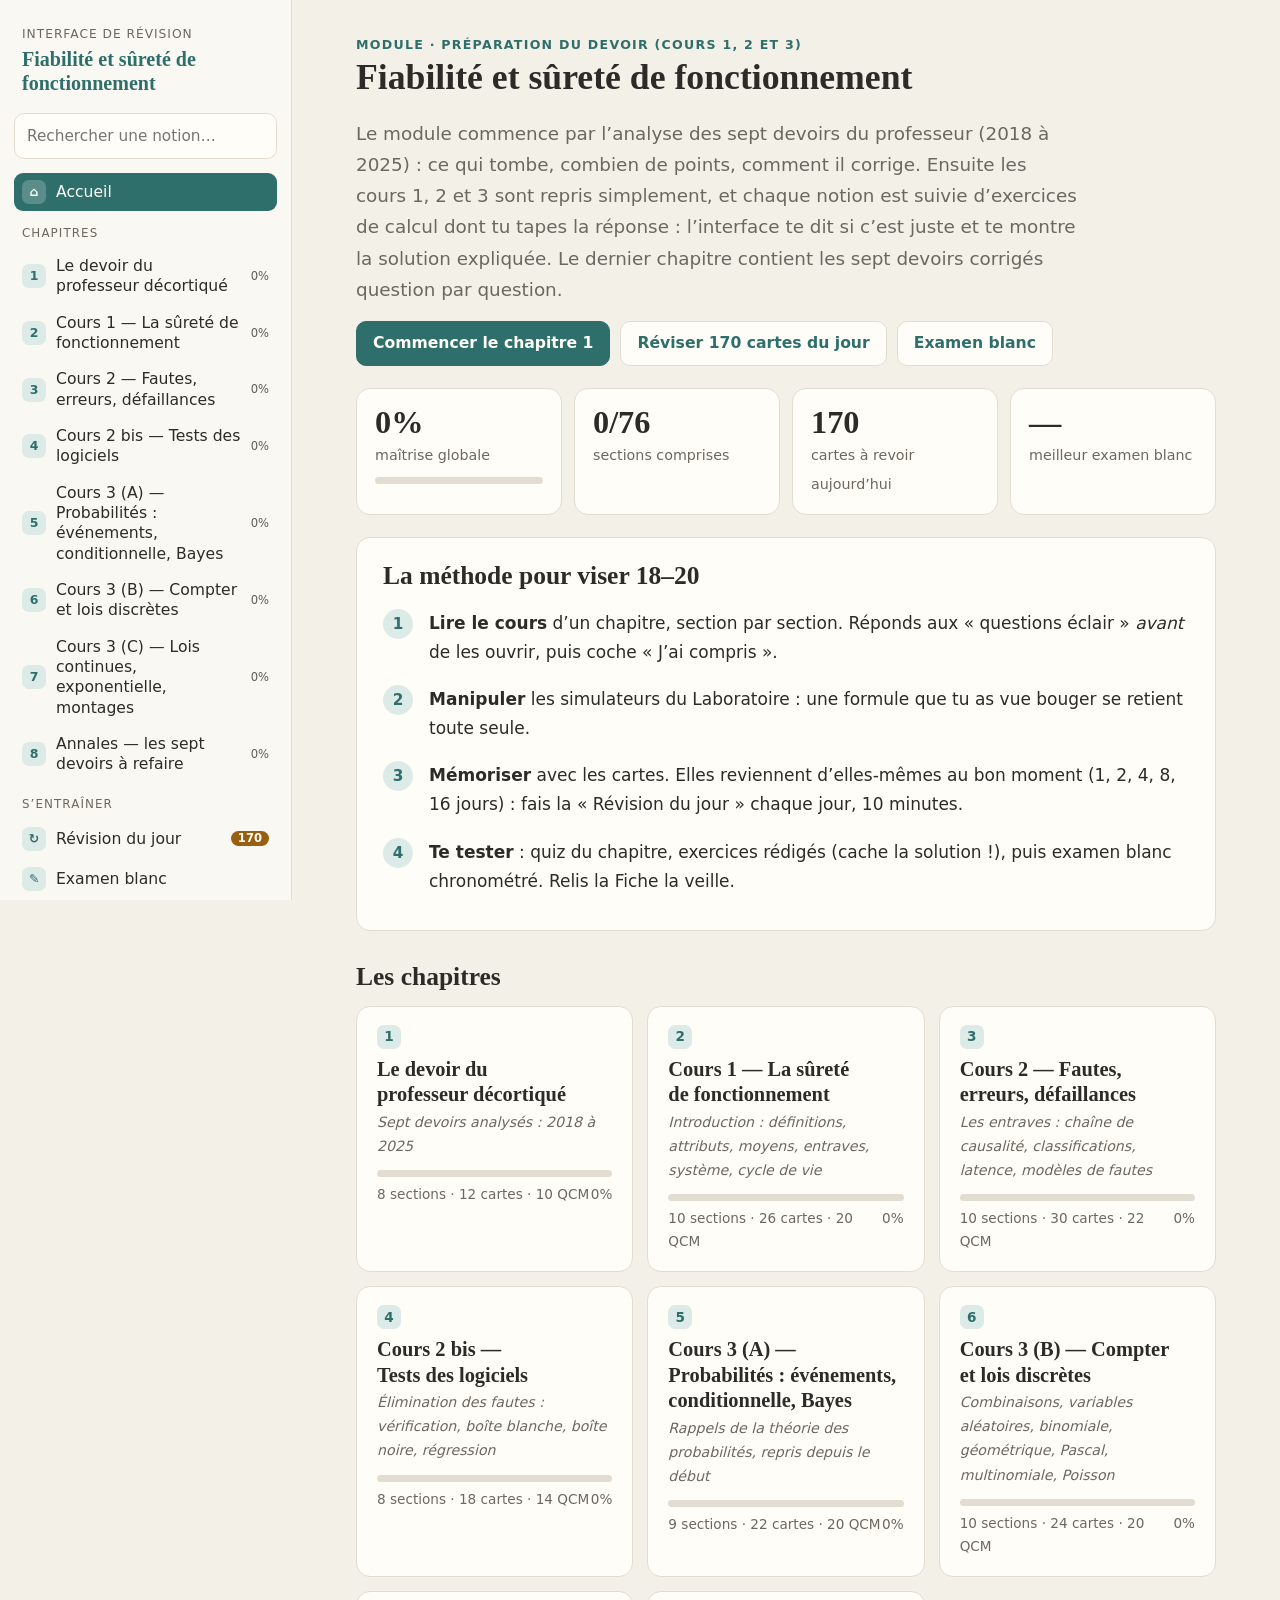
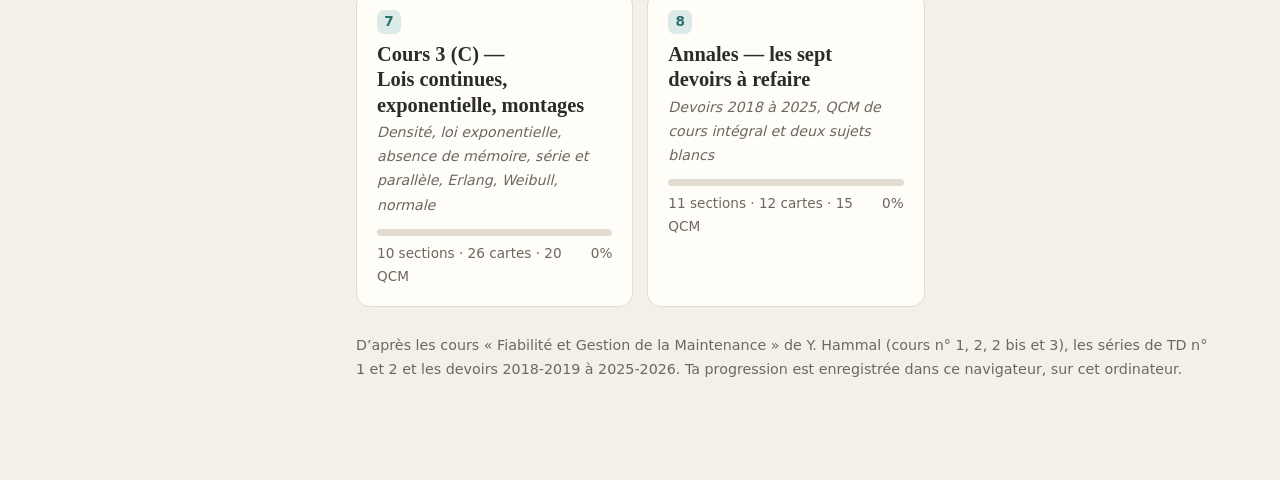
<file: index.html>
<!doctype html>
<html lang="fr">
<head>
<meta charset="utf-8">
<meta name="viewport" content="width=device-width, initial-scale=1">
<title>Fiabilité et sûreté de fonctionnement — révision</title>
<link rel="stylesheet" href="_moteur/style.css">
</head>
<body>
<div id="app"><p style="padding:40px;font-family:sans-serif">Chargement… Si rien n’apparaît, ouvre ce fichier avec Chrome, Edge ou Firefox.</p></div>
<script>
window.REV = {
  module: {
    cle: 'fia',
    titre: 'Fiabilité et sûreté de fonctionnement',
    niveau: 'Module · préparation du devoir (cours 1, 2 et 3)',
    intro: 'Le module commence par l’analyse des sept devoirs du professeur (2018 à 2025) : ce qui tombe, combien de points, comment il corrige. Ensuite les cours 1, 2 et 3 sont repris simplement, et chaque notion est suivie d’exercices de calcul dont tu tapes la réponse : l’interface te dit si c’est juste et te montre la solution expliquée. Le dernier chapitre contient les sept devoirs corrigés question par question.',
    source: 'D’après les cours « Fiabilité et Gestion de la Maintenance » de Y. Hammal (cours n° 1, 2, 2 bis et 3), les séries de TD n° 1 et 2 et les devoirs 2018-2019 à 2025-2026.',
    glossTitre: 'Glossaire',
    glossIntro: 'Chaque terme du cours, son équivalent anglais ou son abréviation, et son sens en une phrase.',
    glossCols: ['Terme', 'Anglais / abréviation']
  },
  chapitres: []
};
</script>
<script src="data/ch1.js"></script>
<script src="data/ch2.js"></script>
<script src="data/ch3.js"></script>
<script src="data/ch4.js"></script>
<script src="data/ch5.js"></script>
<script src="data/ch6.js"></script>
<script src="data/ch7.js"></script>
<script src="data/ch8.js"></script>
<script src="labs.js"></script>
<script src="_moteur/app.js"></script>
</body>
</html>
</file>
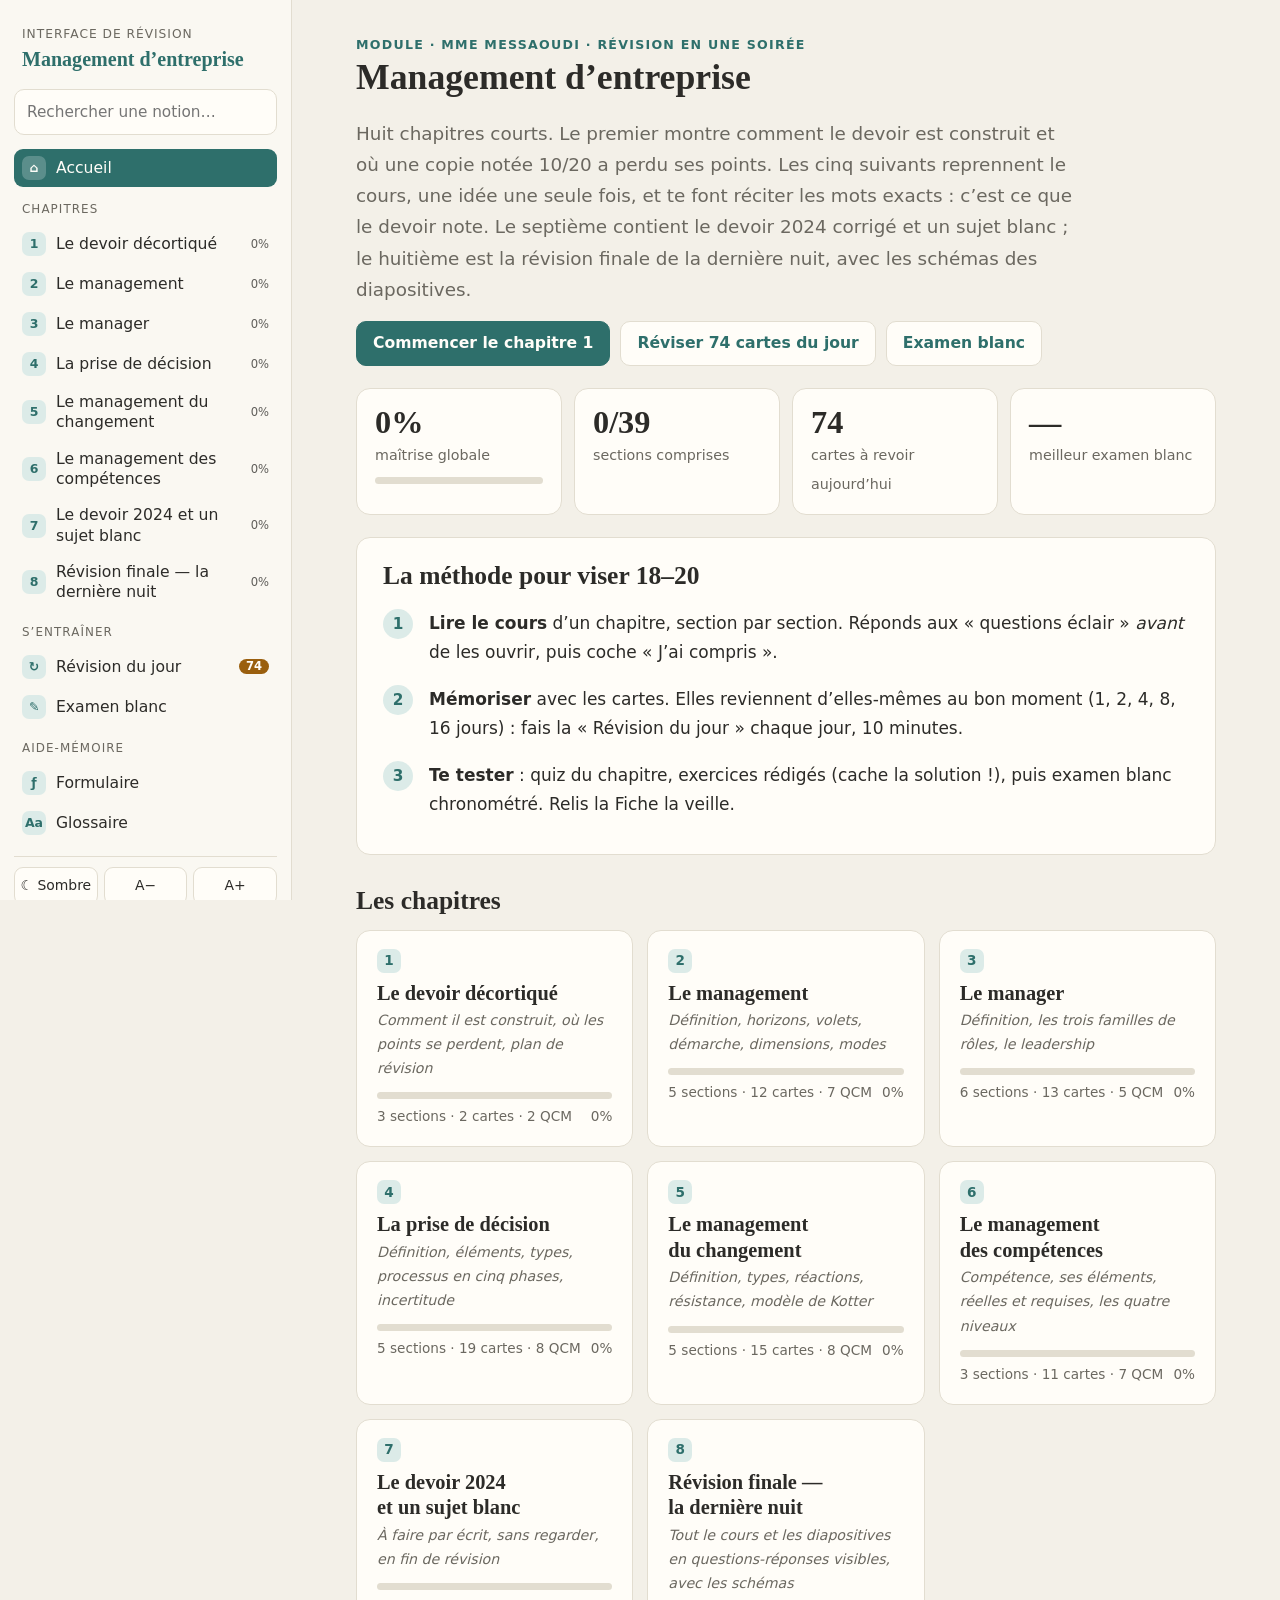
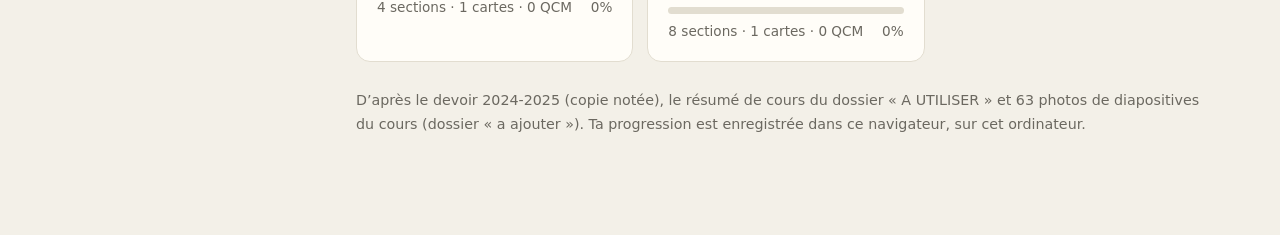
<file: 6-Management (2).html>
<!doctype html>
<html lang="fr">
<head>
<meta charset="utf-8">
<meta name="viewport" content="width=device-width, initial-scale=1">
<title>Management d’entreprise — révision</title>
<style>
:root{
  --bg:#F3F0E8;--panel:#FAF8F2;--card:#FFFDF8;--ink:#2C2B28;--mut:#6B6860;--line:#E2DDD0;
  --acc:#2E6F6B;--acc-soft:#DCEBE8;--amb:#9A5F0E;--amb-soft:#F6EAD2;--red:#A8483D;--red-soft:#F5E1DC;
  --grn:#3A7446;--grn-soft:#DFEDDD;--blue:#3C6591;--blue-soft:#DEE8F2;--fs:17px;
  --sans:"Segoe UI",system-ui,-apple-system,"Helvetica Neue",Arial,sans-serif;
  --serif:Cambria,"Cambria Math",Georgia,"Times New Roman",serif;
}
:root[data-theme="sombre"]{
  --bg:#1B1D1F;--panel:#202326;--card:#262A2D;--ink:#DAD6CC;--mut:#9C988E;--line:#363A3F;
  --acc:#6FB8B1;--acc-soft:#21373A;--amb:#D9A441;--amb-soft:#3A3122;--red:#E08A7D;--red-soft:#3D2725;
  --grn:#86C08F;--grn-soft:#24352A;--blue:#8DB4DE;--blue-soft:#243242;
}
*{box-sizing:border-box}
html{scroll-behavior:smooth}
body{margin:0;background:var(--bg);color:var(--ink);font:var(--fs)/1.7 var(--sans);-webkit-font-smoothing:antialiased}
a{color:var(--acc);text-decoration:none}a:hover{text-decoration:underline}
h1,h2,h3,h4{font-family:var(--serif);line-height:1.25;margin:0 0 .5em;text-wrap:balance;font-weight:700}
h1{font-size:2.1em}h2{font-size:1.5em}h3{font-size:1.2em}h4{font-size:1.02em;font-family:var(--sans)}
p{margin:.6em 0}ul,ol{margin:.5em 0;padding-left:1.3em}li{margin:.25em 0}
button{font:inherit;color:inherit;cursor:pointer}
:focus-visible{outline:2px solid var(--acc);outline-offset:2px;border-radius:6px}

/* ---------- structure ---------- */
#app{display:grid;grid-template-columns:292px minmax(0,1fr);min-height:100vh}
.side{background:var(--panel);border-right:1px solid var(--line);position:sticky;top:0;height:100vh;overflow-y:auto;padding:20px 14px;display:flex;flex-direction:column;gap:14px}
.brand{padding:4px 8px}.brand small{display:block;color:var(--mut);font-size:.72em;letter-spacing:.08em;text-transform:uppercase}
.brand b{font-family:var(--serif);font-size:1.18em;line-height:1.2;display:block;margin-top:2px}
.search{position:relative}.search input{width:100%;padding:9px 12px;border:1px solid var(--line);border-radius:10px;background:var(--card);color:var(--ink);font:inherit;font-size:.9em}
.res{position:absolute;left:0;right:0;top:calc(100% + 4px);background:var(--card);border:1px solid var(--line);border-radius:10px;z-index:30;max-height:60vh;overflow:auto;box-shadow:0 12px 30px rgba(0,0,0,.14)}
.res a{display:block;padding:8px 12px;color:var(--ink);font-size:.86em;border-bottom:1px solid var(--line);line-height:1.4}
.res a:hover{background:var(--acc-soft);text-decoration:none}.res small{color:var(--mut);display:block}
.nav{display:flex;flex-direction:column;gap:2px}
.nav .sep{font-size:.7em;letter-spacing:.09em;text-transform:uppercase;color:var(--mut);padding:10px 8px 4px}
.nav a{display:flex;align-items:center;gap:10px;padding:7px 8px;border-radius:9px;color:var(--ink);font-size:.92em;line-height:1.3}
.nav a:hover{background:var(--acc-soft);text-decoration:none}
.nav a.on{background:var(--acc);color:var(--card)}.nav a.on .num{background:rgba(255,255,255,.22);color:inherit}
.num{flex:none;width:24px;height:24px;border-radius:7px;background:var(--acc-soft);color:var(--acc);display:grid;place-items:center;font-size:.8em;font-weight:700}
.nav .t{flex:1;min-width:0}.nav .pc{font-size:.74em;opacity:.75;font-variant-numeric:tabular-nums}
.badge{background:var(--amb);color:var(--card);border-radius:20px;padding:0 7px;font-size:.74em;font-weight:700}
.prefs{margin-top:auto;display:flex;gap:6px;padding-top:10px;border-top:1px solid var(--line)}
.prefs button{flex:1;border:1px solid var(--line);background:var(--card);border-radius:9px;padding:6px 4px;font-size:.82em}
.prefs button:hover{border-color:var(--acc)}
.main{padding:34px clamp(16px,4vw,54px) 90px;min-width:0}
.wrap{max-width:860px;margin:0 auto}
.burger{display:none}

/* ---------- éléments ---------- */
.eyebrow{font-size:.74em;letter-spacing:.1em;text-transform:uppercase;color:var(--acc);font-weight:700}
.lead{font-size:1.08em;color:var(--mut);max-width:62ch}
.card{background:var(--card);border:1px solid var(--line);border-radius:14px;padding:22px 26px;margin:18px 0}
.btn{display:inline-flex;align-items:center;gap:8px;border:1px solid var(--line);background:var(--card);border-radius:10px;padding:8px 16px;font-size:.92em;font-weight:600}
.btn:hover{border-color:var(--acc);text-decoration:none}
.btn.pri{background:var(--acc);border-color:var(--acc);color:var(--card)}.btn.pri:hover{filter:brightness(1.08)}
.btn.sm{padding:4px 10px;font-size:.82em}
.row{display:flex;flex-wrap:wrap;gap:10px;align-items:center}
.bar{height:7px;background:var(--line);border-radius:9px;overflow:hidden}.bar i{display:block;height:100%;background:var(--acc);border-radius:9px;transition:width .4s}
.stats{display:grid;grid-template-columns:repeat(auto-fit,minmax(160px,1fr));gap:12px;margin:22px 0}
.stat{background:var(--card);border:1px solid var(--line);border-radius:14px;padding:16px 18px}
.stat b{display:block;font-family:var(--serif);font-size:1.9em;line-height:1.1;font-variant-numeric:tabular-nums}
.stat span{color:var(--mut);font-size:.84em}
.grid{display:grid;grid-template-columns:repeat(auto-fill,minmax(250px,1fr));gap:14px}
.chap{display:block;background:var(--card);border:1px solid var(--line);border-radius:14px;padding:18px 20px;color:var(--ink);transition:transform .15s,border-color .15s}
.chap:hover{border-color:var(--acc);transform:translateY(-2px);text-decoration:none}
.chap h3{margin:8px 0 2px}.chap small{color:var(--mut);display:block;margin-bottom:12px;font-style:italic}
.chap .meta{display:flex;justify-content:space-between;font-size:.8em;color:var(--mut);margin-top:6px}
.steps{counter-reset:s;list-style:none;padding:0;display:grid;gap:10px}
.steps li{counter-increment:s;display:grid;grid-template-columns:34px 1fr;gap:12px;align-items:start}
.steps li:before{content:counter(s);width:30px;height:30px;border-radius:50%;background:var(--acc-soft);color:var(--acc);display:grid;place-items:center;font-weight:700;font-size:.9em}
.tabs{display:flex;gap:4px;flex-wrap:wrap;border-bottom:1px solid var(--line);margin:22px 0 8px;position:sticky;top:0;background:var(--bg);z-index:20;padding-top:8px}
.tabs a{padding:9px 15px;border-radius:10px 10px 0 0;color:var(--mut);font-weight:600;font-size:.93em;border-bottom:3px solid transparent}
.tabs a:hover{color:var(--ink);text-decoration:none}.tabs a.on{color:var(--acc);border-bottom-color:var(--acc)}
.toc{columns:2;column-gap:28px;font-size:.92em;padding:0;list-style:none}
.toc li{break-inside:avoid;display:flex;gap:8px;align-items:baseline}.toc .dot{width:9px;height:9px;border-radius:50%;border:2px solid var(--line);flex:none;transform:translateY(1px)}
.toc .dot.ok{background:var(--grn);border-color:var(--grn)}

/* ---------- cours ---------- */
.sec{scroll-margin-top:70px}
.sec>h2{display:flex;gap:12px;align-items:baseline;border-bottom:1px solid var(--line);padding-bottom:8px}
.sec>h2 .n{color:var(--acc);font-size:.75em;font-family:var(--sans);font-variant-numeric:tabular-nums}
.sec p,.sec li{max-width:70ch}
.sec h4{margin:1.3em 0 .3em;color:var(--acc)}
.done{display:flex;justify-content:flex-end;margin-top:14px}
.done label{display:inline-flex;gap:8px;align-items:center;font-size:.86em;color:var(--mut);cursor:pointer;border:1px solid var(--line);border-radius:20px;padding:4px 14px}
.done input{accent-color:var(--grn);width:16px;height:16px}.done label.ok{background:var(--grn-soft);color:var(--grn);border-color:transparent}
.en{font-size:.78em;background:var(--blue-soft);color:var(--blue);border-radius:6px;padding:1px 7px;white-space:nowrap;font-style:italic;font-weight:500}
.def,.tip,.warn,.ex{border-radius:12px;padding:12px 16px 12px 18px;margin:14px 0;border-left:4px solid;max-width:74ch}
.def{background:var(--acc-soft);border-color:var(--acc)}
.tip{background:var(--amb-soft);border-color:var(--amb)}
.warn{background:var(--red-soft);border-color:var(--red)}
.ex{background:var(--blue-soft);border-color:var(--blue)}
.def:before,.tip:before,.warn:before,.ex:before{display:block;font-size:.7em;letter-spacing:.09em;text-transform:uppercase;font-weight:700;margin-bottom:2px}
.def:before{content:"Définition";color:var(--acc)}.tip:before{content:"Astuce mémoire";color:var(--amb)}
.warn:before{content:"Piège d'examen";color:var(--red)}.ex:before{content:"Exemple du cours";color:var(--blue)}
.f{font-family:var(--serif);font-size:1.14em;background:var(--panel);border:1px solid var(--line);border-radius:10px;padding:12px 18px;margin:12px 0;overflow-x:auto;white-space:nowrap;text-align:center}
.f small{font-family:var(--sans);color:var(--mut);font-size:.72em;white-space:normal;display:block;margin-top:4px}
.fr{display:inline-flex;flex-direction:column;vertical-align:middle;text-align:center;margin:0 .18em;line-height:1.25}
.fr>span:first-child{border-bottom:1px solid currentColor;padding:0 .3em 1px}.fr>span:last-child{padding:1px .3em 0}
details.q{border:1px dashed var(--acc);border-radius:12px;padding:10px 16px;margin:14px 0;max-width:74ch}
details.q summary{cursor:pointer;font-weight:600;color:var(--acc)}
details.q summary:before{content:"Question éclair — ";font-weight:400;color:var(--mut)}
details.q[open] summary{margin-bottom:6px}
table{border-collapse:collapse;width:100%;margin:14px 0;font-size:.92em}
.tw{overflow-x:auto}
th,td{border:1px solid var(--line);padding:7px 10px;text-align:left;vertical-align:top}
th{background:var(--panel);font-weight:700}
td.c,th.c{text-align:center;font-variant-numeric:tabular-nums}
code,.mono{font-family:Consolas,"Cascadia Mono",monospace;font-size:.9em}
pre{background:var(--panel);border:1px solid var(--line);border-radius:10px;padding:12px 16px;overflow-x:auto;font:.85em/1.55 Consolas,monospace}

/* ---------- cartes ---------- */
.fc{perspective:1400px;max-width:640px;margin:22px auto}
.fc-in{position:relative;min-height:280px;transition:transform .5s;transform-style:preserve-3d;cursor:pointer}
.fc.flip .fc-in{transform:rotateY(180deg)}
.fc-f,.fc-b{position:absolute;inset:0;backface-visibility:hidden;background:var(--card);border:1px solid var(--line);border-radius:18px;padding:30px;display:flex;flex-direction:column;justify-content:center;align-items:center;text-align:center;box-shadow:0 10px 30px rgba(0,0,0,.07)}
.fc-b{transform:rotateY(180deg);background:var(--acc-soft);border-color:transparent}
.fc-f .k{font-size:.72em;letter-spacing:.1em;text-transform:uppercase;color:var(--mut);position:absolute;top:16px}
.fc-f .txt{font-family:var(--serif);font-size:1.35em;line-height:1.35}.fc-b .txt{font-size:1.02em;line-height:1.6}
.fc-f .hint{position:absolute;bottom:14px;font-size:.78em;color:var(--mut)}
.fc-act{display:flex;gap:10px;justify-content:center;flex-wrap:wrap;min-height:44px}
.fc-act .r0{border-color:var(--red);color:var(--red)}.fc-act .r1{border-color:var(--amb);color:var(--amb)}.fc-act .r2{border-color:var(--grn);color:var(--grn)}
.boxes{display:flex;gap:6px;justify-content:center;margin:12px 0;font-size:.78em;color:var(--mut);flex-wrap:wrap}
.boxes span{border:1px solid var(--line);border-radius:8px;padding:2px 10px;background:var(--card)}

/* ---------- quiz ---------- */
.qz-top{display:flex;justify-content:space-between;font-size:.84em;color:var(--mut);margin-bottom:6px}
.qz-q{margin:22px 0 14px;font-size:1.22em}
.qz-o{display:grid;gap:9px}
.opt{display:grid;grid-template-columns:30px 1fr;gap:12px;align-items:center;text-align:left;background:var(--card);border:1px solid var(--line);border-radius:12px;padding:11px 14px;line-height:1.45}
.opt b{width:28px;height:28px;border-radius:8px;background:var(--panel);display:grid;place-items:center;font-size:.85em}
.opt:hover:not(:disabled){border-color:var(--acc)}
.opt.ok{background:var(--grn-soft);border-color:var(--grn)}.opt.ko{background:var(--red-soft);border-color:var(--red)}.opt.sel{border-color:var(--acc);background:var(--acc-soft)}
.fb{border-radius:12px;padding:12px 16px;margin:14px 0}.fb.ok{background:var(--grn-soft)}.fb.ko{background:var(--red-soft)}
.note{font-family:var(--serif);font-size:3.4em;line-height:1;font-variant-numeric:tabular-nums}
.timer{font-variant-numeric:tabular-nums;font-weight:700;background:var(--card);border:1px solid var(--line);border-radius:20px;padding:2px 14px}

/* ---------- exercices ---------- */
.exo{background:var(--card);border:1px solid var(--line);border-radius:14px;padding:18px 22px;margin:16px 0}
.exo h3{margin-bottom:6px}.exo .lvl{font-size:.74em;color:var(--mut);text-transform:uppercase;letter-spacing:.08em}
.exo details{margin-top:12px;border-top:1px dashed var(--line);padding-top:10px}
.exo summary{cursor:pointer;color:var(--acc);font-weight:600}

/* ---------- labos ---------- */
.lab{background:var(--card);border:1px solid var(--line);border-radius:14px;padding:16px 18px;margin:18px 0}
.lab>h4{margin:0 0 4px;color:var(--amb);font-size:.74em;letter-spacing:.09em;text-transform:uppercase}
.lab .ttl{font-family:var(--serif);font-size:1.15em;font-weight:700;margin-bottom:8px}
.lab svg{width:100%;height:auto;display:block;background:var(--panel);border:1px solid var(--line);border-radius:10px;touch-action:none;user-select:none}
.lab .ctl{display:flex;flex-wrap:wrap;gap:8px 16px;align-items:center;margin:10px 0;font-size:.88em}
.lab label{display:inline-flex;gap:8px;align-items:center}
.lab input[type=range]{accent-color:var(--acc);width:150px}
.lab select,.lab input[type=number]{font:inherit;padding:4px 8px;border:1px solid var(--line);border-radius:8px;background:var(--card);color:var(--ink)}
.lab input[type=number]{width:74px}
.lab .out{font-size:.9em}.lab .out b{font-variant-numeric:tabular-nums}
.seg{display:inline-flex;border:1px solid var(--line);border-radius:9px;overflow:hidden}
.seg button{border:0;background:var(--card);padding:5px 12px;font-size:.88em;border-right:1px solid var(--line)}.seg button:last-child{border:0}
.seg button.on{background:var(--acc);color:var(--card)}
.kv{display:grid;grid-template-columns:repeat(auto-fit,minmax(120px,1fr));gap:8px;margin:10px 0}
.kv div{background:var(--panel);border-radius:9px;padding:6px 10px;font-size:.8em;color:var(--mut)}.kv b{display:block;color:var(--ink);font-size:1.25em;font-variant-numeric:tabular-nums}
.gn{fill:var(--card);stroke:var(--ink);stroke-width:1.6}.gn.hi{fill:var(--acc);stroke:var(--acc)}.gn.cur{fill:var(--amb);stroke:var(--amb)}.gn.sel{stroke:var(--amb);stroke-width:3.5}
.gl{stroke:var(--mut);stroke-width:1.8}.gl.hi{stroke:var(--acc);stroke-width:2.6}.gl.br{stroke:var(--red);stroke-width:3}.gl.fa{stroke:var(--line)}
.gt{font:600 12px var(--sans);fill:var(--ink);text-anchor:middle;dominant-baseline:central;pointer-events:none}.gt.hi{fill:var(--card)}
.ax{stroke:var(--line);stroke-width:1}.axt{font:11px var(--sans);fill:var(--mut)}

@media (max-width:920px){
  #app{grid-template-columns:minmax(0,1fr)}
  .side{position:fixed;inset:0 auto 0 0;width:292px;z-index:50;transform:translateX(-100%);transition:transform .25s}
  body.open .side{transform:none;box-shadow:0 0 60px rgba(0,0,0,.35)}
  .burger{display:inline-flex;position:fixed;right:14px;bottom:14px;z-index:60;width:50px;height:50px;border-radius:50%;border:0;background:var(--acc);color:var(--card);font-size:1.3em;align-items:center;justify-content:center;box-shadow:0 6px 18px rgba(0,0,0,.25)}
  .toc{columns:1}.main{padding-top:20px}h1{font-size:1.7em}
}
@media print{
  .side,.tabs,.burger,.done,.noprint{display:none!important}#app{display:block}body{background:#fff;color:#000;font-size:12pt}
  .card,.exo,.lab{border-color:#bbb;break-inside:avoid}details{display:block}details>*{display:block!important}
}
@media (prefers-reduced-motion:reduce){*{transition:none!important;scroll-behavior:auto!important}}

/* ---------- QCM à réponses multiples, encadrés « examen » et « complément », schémas en chaîne ---------- */
.qz-multi{color:var(--amb);font-size:.9em;margin:-6px 0 12px}
.exam,.plus{border-radius:12px;padding:12px 16px 12px 18px;margin:14px 0;max-width:74ch}
.exam{background:var(--panel);border:1px dashed var(--amb)}
.plus{background:var(--panel);border-left:4px solid var(--mut)}
.exam:before,.plus:before{display:block;font-size:.7em;letter-spacing:.09em;text-transform:uppercase;font-weight:700;margin-bottom:2px}
.exam:before{content:"Vu à l'examen";color:var(--amb)}
.plus:before{content:"Complément (au-delà des diapos)";color:var(--mut)}
.flow{display:flex;flex-wrap:wrap;gap:8px 0;align-items:stretch;margin:14px 0}
.flow>span{background:var(--card);border:1px solid var(--line);border-radius:10px;padding:7px 12px;font-size:.88em;line-height:1.35;display:flex;flex-direction:column;justify-content:center;max-width:210px}
.flow>span small{color:var(--mut)}
.flow>span+span{margin-left:26px;position:relative}
.flow>span+span:before{content:"→";position:absolute;left:-21px;top:50%;transform:translateY(-50%);color:var(--acc);font-weight:700}
.flow>span.cut{border-color:var(--amb);background:var(--amb-soft)}
.lab .grid3{display:grid;grid-template-columns:repeat(3,minmax(0,1fr));gap:10px}
.lab .node{background:var(--panel);border:1px solid var(--line);border-radius:10px;padding:8px 10px;font-size:.84em;overflow-wrap:anywhere}
.lab .node h5{margin:0 0 4px;font-size:.78em;letter-spacing:.06em;text-transform:uppercase;color:var(--acc)}
.lab .node.off{opacity:.35;text-decoration:line-through}
.lab .stp{background:var(--acc-soft);border-radius:10px;padding:8px 12px;margin:8px 0;font-size:.92em}
@media (max-width:640px){.lab .grid3{grid-template-columns:1fr}}

/* exercices intégrés au cours : calcul à réponse vérifiée, choix, relier */
.pra{border-left:4px solid var(--blue);max-width:78ch}
.pra .lvl{color:var(--blue);font-weight:700}
.pra .ctl{display:flex;flex-wrap:wrap;gap:8px;align-items:center;margin:10px 0}
.pra input[type=text]{font:inherit;padding:6px 10px;border:1px solid var(--line);border-radius:8px;background:var(--panel);color:var(--ink);width:150px}
.pra input.ok{border-color:var(--grn);background:var(--grn-soft)}.pra input.ko{border-color:var(--red);background:var(--red-soft)}
.pra .fb{margin:8px 0;padding:8px 12px;font-size:.93em}
.pra .cho{display:block;width:100%;text-align:left;font:inherit;color:inherit;background:var(--panel);border:1px solid var(--line);border-radius:10px;padding:8px 12px;margin:6px 0;cursor:pointer;line-height:1.45}
.pra .cho:hover:not(:disabled){border-color:var(--acc)}
.pra .cho.sel{border-color:var(--acc);background:var(--acc-soft)}.pra .cho.ok{border-color:var(--grn);background:var(--grn-soft)}.pra .cho.ko{border-color:var(--red);background:var(--red-soft)}
.pra .rl{display:grid;grid-template-columns:minmax(110px,230px) 1fr;gap:6px 12px;align-items:center;margin:7px 0;font-size:.95em}
.pra .rl select{font:inherit;font-size:.92em;padding:5px 8px;border:1px solid var(--line);border-radius:8px;background:var(--panel);color:var(--ink);max-width:100%;min-width:0;width:100%}
.pra .rl.ok select{border-color:var(--grn);background:var(--grn-soft)}.pra .rl.ko select{border-color:var(--red);background:var(--red-soft)}
.pra .rl small{grid-column:2;color:var(--grn)}
@media (max-width:640px){.pra .rl{grid-template-columns:1fr}.pra .rl small{grid-column:1}}
.meth{border-radius:12px;padding:12px 16px 12px 18px;margin:14px 0;max-width:74ch;background:var(--blue-soft);border-left:4px solid var(--blue)}
.meth:before{content:"Méthode pas à pas";display:block;font-size:.7em;letter-spacing:.09em;text-transform:uppercase;font-weight:700;margin-bottom:2px;color:var(--blue)}
.ill{border-radius:12px;padding:12px 16px 12px 18px;margin:14px 0;border-left:4px solid var(--blue);background:var(--blue-soft);max-width:74ch}
.ill:before{content:"Exemple";display:block;font-size:.7em;letter-spacing:.09em;text-transform:uppercase;font-weight:700;margin-bottom:2px;color:var(--blue)}
.pra .od{background:var(--panel);border:1px solid var(--line);border-radius:10px;padding:6px 10px}.pra .od.ok{border-color:var(--grn);background:var(--grn-soft)}.pra .od.ko{border-color:var(--red);background:var(--red-soft)}

/* téléphone : une liste déroulante ne dépasse jamais la largeur de l’écran */
select{max-width:100%}
label{max-width:100%;min-width:0}

/* révision finale : énoncé puis corrigé visible directement */
.enon,.cor{border-radius:12px;padding:12px 16px 12px 18px;margin:14px 0 0;max-width:74ch}
.enon{background:var(--panel);border:1px solid var(--line);border-left:4px solid var(--acc)}
.cor{background:var(--grn-soft);border-left:4px solid var(--grn);margin:6px 0 22px}
.enon:before,.cor:before{display:block;font-size:.7em;letter-spacing:.09em;text-transform:uppercase;font-weight:700;margin-bottom:2px}
.enon:before{content:attr(data-t);color:var(--acc)}
.cor:before{content:"Corrigé détaillé";color:var(--grn)}
.cor ol,.cor ul{margin:4px 0;padding-left:22px}
/* schémas SVG dans le cours : défilement horizontal sur téléphone */
.fig{margin:14px 0;overflow-x:auto;background:var(--card);border:1px solid var(--line);border-radius:12px;padding:10px}
.fig svg{display:block;max-width:none;margin:0 auto}
.fig figcaption{font-size:.84em;color:var(--mut);margin-top:6px;max-width:74ch}
.cor .fig{background:var(--card)}
/* contenu repris des diapositives du cours */
.dia{border-radius:12px;padding:12px 16px 12px 18px;margin:14px 0;max-width:74ch;background:var(--amb-soft);border-left:4px solid var(--amb)}
.dia:before{content:"Diapositive du cours";display:block;font-size:.7em;letter-spacing:.09em;text-transform:uppercase;font-weight:700;margin-bottom:2px;color:var(--amb)}
.dia ul,.dia ol{margin:4px 0;padding-left:22px}

</style>
</head>
<body>
<div id="app"><p style="padding:40px;font-family:sans-serif">Chargement… Si rien n’apparaît, ouvre ce fichier avec Chrome, Edge ou Firefox.</p></div>
<script>
window.REV = {
  module: {
    cle: 'mgt',
    titre: 'Management d’entreprise',
    niveau: 'Module · Mme Messaoudi · révision en une soirée',
    intro: 'Huit chapitres courts. Le premier montre comment le devoir est construit et où une copie notée 10/20 a perdu ses points. Les cinq suivants reprennent le cours, une idée une seule fois, et te font réciter les mots exacts : c’est ce que le devoir note. Le septième contient le devoir 2024 corrigé et un sujet blanc ; le huitième est la révision finale de la dernière nuit, avec les schémas des diapositives.',
    source: 'D’après le devoir 2024-2025 (copie notée), le résumé de cours du dossier « A UTILISER » et 63 photos de diapositives du cours (dossier « a ajouter »).',
    glossTitre: 'Glossaire',
    glossIntro: 'Chaque terme du cours et son sens en une phrase.',
    glossCols: ['Terme', 'Chapitre']
  },
  chapitres: []
};
</script>
<script>
REV.chapitres.push({
n: 1, titre: 'Le devoir décortiqué', en: 'Comment il est construit, où les points se perdent, plan de révision',
objectifs: [
  'savoir <b>quelles formes de questions</b> tombent ;',
  'comprendre pourquoi la copie du dossier n’a eu que <b>10/20</b> ;',
  'suivre un <b>plan de révision</b> de trois heures.'
],
sections: [
{ id: '1.1', t: 'Comment le devoir est construit', h: `
<p>Devoir n° 1 de Management d’entreprise, 11 novembre 2024, <b>1 h 15</b>, sans documents. Deux pages, quatre questions, <b>uniquement du cours</b> : aucun calcul, aucune étude de cas.</p>
<div class="tw"><table>
<thead><tr><th>Question</th><th>Forme</th><th>Ce qu’elle vérifie</th></tr></thead>
<tbody>
<tr><th>1</th><td>six questions courtes, une ligne de réponse chacune</td><td>le <b>mot exact</b> du cours (une dimension, un horizon, une situation de décision) ou une <b>liste</b> (les rôles, les domaines)</td></tr>
<tr><th>2</th><td>cinq phrases à trous</td><td>des phrases <b>recopiées du cours</b> dont on a retiré un ou deux mots</td></tr>
<tr><th>3</th><td>une question ouverte, quatre lignes</td><td>une <b>liste d’actions</b> (gérer la résistance au changement)</td></tr>
<tr><th>4</th><td>un tableau à compléter</td><td>pour deux niveaux de compétences : l’<b>objectif</b> et deux <b>mécanismes</b> de développement</td></tr>
</tbody></table></div>
<div class="tip">Les cinq chapitres du cours sont tous touchés : management (dimension, horizon, mode, domaines), manager (rôles), décision (type, situation, étapes, définition), changement (réactions, résistance), compétences (tableau). <b>Aucun chapitre ne peut être laissé de côté.</b></div>` },

{ id: '1.2', t: 'Où la copie a perdu dix points', h: `
<p>Le fichier du dossier est une <b>copie d’étudiant notée 10/20</b>, pas un corrigé. Elle montre très bien ce qui est sanctionné.</p>
<div class="tw"><table>
<thead><tr><th>Ce qui était demandé</th><th>Ce que la copie a écrit</th><th>Ce qu’il fallait</th></tr></thead>
<tbody>
<tr><td>Les rôles <b>informationnels</b> du manager</td><td>« informer, guider les éléments de son entreprise » (barré)</td><td>les trois noms : <b>observateur actif, diffuseur d’information, porte-parole</b></td></tr>
<tr><td>La décision répond à l’apparition…</td><td>« de changement »</td><td>« d’un <b>problème</b> »</td></tr>
<tr><td>Chercher les éléments positifs du changement</td><td>réaction de « résistance »</td><td>réaction d’<b>exploration</b></td></tr>
<tr><td>Piloter, c’est lui assigner…</td><td>« des actions »</td><td>« des <b>objectifs</b> »</td></tr>
<tr><td>Tableau des compétences</td><td>des phrases vagues (« améliorer les compétences »)</td><td>l’objectif du cours et des mécanismes précis</td></tr>
</tbody></table></div>
<div class="warn">La leçon : la copie <b>connaissait les idées</b> mais pas les <b>mots du cours</b>. Une paraphrase rapporte zéro ou un quart de point. Dans ce module, on apprend les listes et les phrases <b>par cœur</b>, puis on les récite.</div>
<div data-lab="choix" data-a="1"><p>Pourquoi « informer et guider son entreprise » n’a rapporté aucun point à la question sur les rôles informationnels ?</p>
<ul><li>parce que la réponse était trop courte</li><li>parce que le correcteur attendait les trois rôles nommés : observateur actif, diffuseur, porte-parole</li><li>parce que ces rôles n’existent pas</li></ul>
<div class="sol">Quand la question dit « quels sont », la réponse est la liste du cours, avec ses noms exacts.</div></div>` },

{ id: '1.3', t: 'Le plan pour la dernière soirée', h: `
<div class="tw"><table>
<thead><tr><th>Temps</th><th>Quoi</th></tr></thead>
<tbody>
<tr><td>10 min</td><td>ce chapitre</td></tr>
<tr><td>25 min</td><td>chapitre 2 : le management</td></tr>
<tr><td>20 min</td><td>chapitre 3 : le manager</td></tr>
<tr><td>35 min</td><td>chapitre 4 : la décision (le plus dense)</td></tr>
<tr><td>35 min</td><td>chapitre 5 : le changement</td></tr>
<tr><td>30 min</td><td>chapitre 6 : les compétences</td></tr>
<tr><td>25 min</td><td>chapitre 7 : refaire le devoir 2024 puis le sujet blanc, <b>par écrit, sans regarder</b></td></tr>
</tbody></table></div>
<div class="meth"><b>Dans chaque chapitre :</b> lis la section, puis fais tout de suite les exercices « cite de mémoire ». Si une liste ne sort pas, relis-la et recommence. À la fin, ouvre l’onglet <b>Fiche</b> du chapitre : elle tient sur un écran. Le matin du devoir, relis seulement les sept fiches.</div>` }
],
glossaire: [],
formules: [
  ['Forme du devoir', '6 questions courtes · 5 phrases à trous · 1 liste · 1 tableau', '1 h 15, cours seulement.'],
  ['Règle d’or', 'le mot exact du cours, pas une paraphrase', 'La copie du dossier a perdu 10 points ainsi.']
],
resume: [
  'Le devoir est fait <b>uniquement de cours</b> : questions courtes, phrases à trous, liste, tableau.',
  'Les <b>cinq chapitres</b> sont tous interrogés.',
  'On note le <b>mot exact</b> : apprendre les listes et les phrases par cœur.'
],
pieges: [
  'Répondre par une idée générale quand on demande une liste nommée.',
  'Remplir un trou avec un synonyme : « actions » au lieu d’« objectifs ».',
  'Faire l’impasse sur un chapitre.'
],
cartes: [
  ['Quelles formes de questions au devoir de management ?', 'Six questions courtes, cinq phrases à trous, une question-liste, un tableau à compléter. Cours seulement.'],
  ['Pourquoi la copie du dossier a-t-elle eu 10/20 ?', 'Elle paraphrasait au lieu de donner les mots exacts du cours.']
],
quiz: [
  { q: 'Le devoir 2024 contient :', o: ['uniquement des questions de cours', 'une étude de cas chiffrée', 'un QCM de 40 questions', 'une dissertation'], a: 0, e: 'Questions courtes, phrases à trous, liste et tableau.' },
  { q: 'Dans une phrase à trous, il faut écrire :', o: ['le mot du cours', 'un synonyme', 'une explication', 'un exemple'], a: 0, e: 'Les phrases sont recopiées du cours.' }
],
exos: []
});

</script>
<script>
REV.chapitres.push({
n: 2, titre: 'Le management', en: 'Définition, horizons, volets, démarche, dimensions, modes',
objectifs: [
  '<b>définir</b> le management ;',
  'distinguer l’horizon <b>stratégique</b> de l’horizon <b>opérationnel</b> ;',
  'citer les <b>deux volets</b>, les <b>trois étapes</b> de la démarche, les <b>quatre dimensions</b> et les <b>quatre modes</b>.'
],
sections: [
{ id: '2.1', t: 'Définition et pilotage', h: `
<div class="def">Le <b>management</b> est l’ensemble des <b>techniques d’organisation</b> mises en œuvre pour l’<b>administration</b>, au sens large, d’une entreprise.<br>C’est aussi l’<b>art de gérer des ressources limitées</b> de la manière la plus <b>performante</b> pour réaliser des <b>objectifs fixés par les managers</b>.</div>
<p>Trois mots à ne pas oublier dans la définition : <b>ressources limitées</b>, <b>performante</b>, <b>objectifs</b>.</p>
<div class="exam"><b>Phrase à trous du devoir 2024 :</b> « Piloter une entreprise, c’est lui assigner des <b>objectifs</b> hiérarchisés, cohérents, avec des échéances, et mettre en œuvre les <b>moyens</b> permettant de les atteindre. »</div>
<div data-lab="rappel"><p>Complète : « Le management est l’art de gérer des … … de la manière la plus … pour réaliser des … fixés par les managers. »</p>
<ul><li>ressources limitées|ressource</li><li>performante|performan</li><li>objectifs|objectif</li></ul>
<div class="sol">Ressources limitées · performante · objectifs.</div></div>
<div data-lab="rappel"><p>Complète : « Piloter une entreprise, c’est lui assigner des … hiérarchisés, cohérents, avec des échéances, et mettre en œuvre les … permettant de les atteindre. »</p>
<ul><li>objectifs|objectif</li><li>moyens|moyen</li></ul>
<div class="sol">Des objectifs, puis les moyens. La copie du dossier a écrit « des actions » et a perdu le point.</div></div>` },

{ id: '2.2', t: 'Les deux horizons et les deux volets', h: `
<div class="tw"><table>
<thead><tr><th>Horizon</th><th>Définition du cours</th><th>Repère</th></tr></thead>
<tbody>
<tr><th>Management <b>stratégique</b></th><td>ensemble des actions menées par la <b>direction générale</b> pour assurer la <b>survie et le développement</b> de l’entreprise dans un <b>environnement changeant</b></td><td>long terme, toute l’entreprise</td></tr>
<tr><th>Management <b>opérationnel</b></th><td>ensemble des décisions prises <b>quotidiennement</b> pour atteindre les <b>objectifs fixés</b></td><td>court terme, le terrain</td></tr>
</tbody></table></div>
<div class="exam"><b>Devoir 2024 :</b> « Quel horizon de management prend en charge le suivi des capacités de production au quotidien ? » → l’horizon <b>opérationnel</b> (le mot « quotidien » est l’indice).</div>
<h4>Les deux volets (ou domaines) du management</h4>
<ul><li>le management des <b>personnes</b> ;</li><li>le management des <b>moyens</b>.</li></ul>
<div class="exam"><b>Devoir 2024 :</b> « Quels sont les domaines du management ? » → management des personnes et management des moyens.</div>
<div data-lab="choix" data-a="0"><p>« Décider de s’implanter sur un nouveau marché à l’étranger » relève du management :</p>
<ul><li>stratégique</li><li>opérationnel</li></ul>
<div class="sol">Cela engage le développement de toute l’entreprise et vient de la direction générale.</div></div>
<div data-lab="choix" data-a="1"><p>« Réorganiser le planning de l’atelier pour la semaine » relève du management :</p>
<ul><li>stratégique</li><li>opérationnel</li></ul>
<div class="sol">Décision du quotidien pour atteindre des objectifs déjà fixés.</div></div>
<div data-lab="rappel"><p>Cite les deux volets (domaines) du management.</p>
<ul><li>Management des personnes|personne</li><li>Management des moyens|moyen</li></ul>
<div class="sol">Personnes et moyens.</div></div>` },

{ id: '2.3', t: 'La démarche et les quatre dimensions', h: `
<h4>La démarche managériale : trois étapes</h4>
<div class="flow"><span>Fixer les <b>objectifs</b></span><span>Mobiliser les <b>ressources</b> humaines, matérielles, financières</span><span>Évaluer les <b>résultats</b></span></div>
<h4>Les quatre dimensions du management</h4>
<p>Le cours donne les quatre noms. La deuxième colonne est un complément pour savoir à quoi chacune sert.</p>
<div class="tw"><table>
<thead><tr><th>Dimension</th><th>Ce que fait le manager</th></tr></thead>
<tbody>
<tr><th>La <b>planification</b></th><td>il <b>définit les objectifs</b> et prévoit comment les atteindre</td></tr>
<tr><th>L’<b>organisation</b></th><td>il répartit les tâches, les responsabilités et les ressources</td></tr>
<tr><th>La <b>direction</b></th><td>il anime, motive et guide les personnes</td></tr>
<tr><th>Le <b>contrôle</b></th><td>il compare les résultats aux objectifs et corrige</td></tr>
</tbody></table></div>
<div class="tip"><b>P-O-D-C</b> : <b>P</b>lanifier, <b>O</b>rganiser, <b>D</b>iriger, <b>C</b>ontrôler.</div>
<div class="exam"><b>Devoir 2024 :</b> « Dans quelle dimension du management le manager définit-il les objectifs de l’entreprise ? » → la <b>planification</b>.</div>
<div data-lab="ordre"><p>Remets les trois étapes de la démarche managériale dans l’ordre.</p>
<ol><li>La fixation des objectifs</li><li>La mobilisation des ressources humaines, matérielles, financières</li><li>L’évaluation des résultats obtenus</li></ol>
<div class="sol">Objectifs, ressources, évaluation.</div></div>
<div data-lab="rappel"><p>Cite les quatre dimensions du management.</p>
<ul><li>La planification|planif</li><li>L’organisation|organis</li><li>La direction|direction|dirig</li><li>Le contrôle|control</li></ul>
<div class="sol">Planification, organisation, direction, contrôle.</div></div>
<div data-lab="relier"><p>Relie chaque situation à sa dimension.</p>
<dl><dt>Fixer le chiffre d’affaires à atteindre l’an prochain</dt><dd>Planification</dd>
<dt>Répartir les tâches entre les services</dt><dd>Organisation</dd>
<dt>Motiver l’équipe</dt><dd>Direction</dd>
<dt>Comparer les ventes réalisées aux ventes prévues</dt><dd>Contrôle</dd></dl></div>` },

{ id: '2.4', t: 'Les quatre modes de management', h: `
<p>Le cours donne les quatre noms. La description de chaque mode est un complément, cohérent avec la phrase du devoir.</p>
<div class="tw"><table>
<thead><tr><th>Mode</th><th>Qui décide ?</th><th>Indice dans une phrase</th></tr></thead>
<tbody>
<tr><th><b>Directif</b></th><td>le manager seul ; il ordonne et contrôle</td><td>« impose », « donne des ordres »</td></tr>
<tr><th><b>Persuasif</b></th><td>le manager, mais il explique et convainc</td><td>« explique », « convainc »</td></tr>
<tr><th><b>Participatif</b></th><td>le manager avec son équipe</td><td>« encourage les initiatives », « associe », « consulte »</td></tr>
<tr><th><b>Délégatif</b></th><td>l’équipe ; le manager confie la décision</td><td>« confie », « laisse décider »</td></tr>
</tbody></table></div>
<div class="exam"><b>Devoir 2024 :</b> « Quand le manager encourage les initiatives dans la prise de décision, il aura probablement un mode de management <b>participatif</b>. »</div>
<div data-lab="rappel"><p>Cite les quatre modes de management.</p>
<ul><li>Directif|directif</li><li>Persuasif|persuasi</li><li>Participatif|participati</li><li>Délégatif|delegati|delatif</li></ul>
<div class="sol">Directif, persuasif, participatif, délégatif.</div></div>
<div data-lab="relier"><p>Relie chaque comportement au mode de management.</p>
<dl><dt>Il donne des consignes précises et vérifie tout</dt><dd>Directif</dd>
<dt>Il décide, puis explique longuement pour convaincre</dt><dd>Persuasif</dd>
<dt>Il encourage les initiatives dans la prise de décision</dt><dd>Participatif</dd>
<dt>Il confie la décision à son équipe</dt><dd>Délégatif</dd></dl></div>` },

{ id: '2.5', t: 'Management moderne et management situationnel', h: `
<div class="dia"><b>Le management moderne</b> cherche à <b>concilier trois dimensions</b> pour assurer la <b>pérennité</b> de l’organisation de demain : la <b>performance économique</b>, la <b>performance humaine</b> et la <b>capacité d’adaptation</b>.</div>
<div class="dia"><b>Le management situationnel.</b> Il n’existe <b>pas de style idéal</b> : l’efficacité exige d’adopter l’attitude que <b>commande la situation</b>. Pour choisir le style (directif, persuasif, participatif, délégatif), <b>deux éléments</b> doivent être pris en compte :
<ul><li>les <b>types de collaborateurs</b> (leur autonomie, à évaluer en permanence) ;</li><li>les <b>caractéristiques du contexte et du problème</b> à régler.</li></ul>
« Il n’y a pas <b>un</b> style de management, mais <b>des</b> styles. C’est <b>vous</b> qui devez vous adapter, et non à vos équipes de s’adapter à vous. »</div>
<div data-lab="rappel"><p>Le management moderne concilie trois dimensions. Lesquelles ?</p>
<ul><li>Performance économique|economi</li><li>Performance humaine|humain</li><li>Capacité d’adaptation|adapt</li></ul>
<div class="sol">Performance économique, performance humaine, capacité d’adaptation, pour assurer la pérennité.</div></div>
<div data-lab="rappel"><p>Pour choisir un style de management, quels deux éléments faut-il prendre en compte ?</p>
<ul><li>Les types de collaborateurs|collaborat</li><li>Les caractéristiques du contexte et du problème|contexte|probleme</li></ul>
<div class="sol">Les types de collaborateurs ; les caractéristiques du contexte et du problème à régler.</div></div>
<div data-lab="choix" data-a="1"><p>Selon le management situationnel :</p>
<ul><li>le style participatif est toujours le meilleur</li><li>il n’existe pas de style idéal, le manager s’adapte à la situation</li><li>l’équipe doit s’adapter au style du manager</li></ul>
<div class="sol">Pas de style idéal ; c’est au manager de s’adapter.</div></div>` }
],
glossaire: [
  ['Management', 'ch. 2', 'art de gérer des ressources limitées de la manière la plus performante pour réaliser des objectifs fixés par les managers.'],
  ['Management stratégique', 'ch. 2', 'actions de la direction générale pour assurer la survie et le développement de l’entreprise dans un environnement changeant.'],
  ['Management opérationnel', 'ch. 2', 'décisions prises quotidiennement pour atteindre les objectifs fixés.'],
  ['Démarche managériale', 'ch. 2', 'fixer les objectifs, mobiliser les ressources, évaluer les résultats.'],
  ['Planification', 'ch. 2', 'dimension où le manager définit les objectifs.'],
  ['Mode participatif', 'ch. 2', 'le manager encourage les initiatives dans la prise de décision.']
],
formules: [
  ['Définition', 'art de gérer des ressources limitées, de la manière la plus performante, pour réaliser des objectifs', ''],
  ['2 horizons', 'stratégique (direction générale, survie et développement) · opérationnel (quotidien)', ''],
  ['2 volets', 'personnes · moyens', 'Aussi appelés domaines.'],
  ['3 étapes', 'objectifs → ressources → évaluation des résultats', 'Démarche managériale.'],
  ['4 dimensions', 'planification · organisation · direction · contrôle', 'Objectifs = planification.'],
  ['4 modes', 'directif · persuasif · participatif · délégatif', 'Initiatives = participatif.'],
  ['Piloter', 'assigner des objectifs hiérarchisés, cohérents, avec échéances + mettre en œuvre les moyens', 'Phrase à trous 2024.'],
  ['Management moderne', 'performance économique · performance humaine · capacité d’adaptation', 'pour la pérennité.'],
  ['Situationnel', 'pas de style idéal ; tenir compte des collaborateurs et du contexte', '']
],
resume: [
  'Management : <b>ressources limitées</b>, manière la plus <b>performante</b>, <b>objectifs</b>.',
  'Horizon <b>stratégique</b> : direction générale, survie et développement. Horizon <b>opérationnel</b> : le quotidien.',
  'Deux volets : <b>personnes</b> et <b>moyens</b>.',
  'Démarche : <b>objectifs</b>, <b>ressources</b>, <b>évaluation</b>.',
  'Dimensions : <b>planification, organisation, direction, contrôle</b>.',
  'Modes : <b>directif, persuasif, participatif, délégatif</b>.',
  'Management moderne : performance <b>économique</b>, <b>humaine</b>, <b>adaptation</b>. Situationnel : pas de style idéal.'
],
pieges: [
  'Confondre dimensions (P-O-D-C) et modes (directif…).',
  'Répondre « organisation » pour la définition des objectifs : c’est la planification.',
  'Écrire « stratégique » pour un suivi quotidien.'
],
cartes: [
  ['Définition du management ?', 'L’art de gérer des ressources limitées de la manière la plus performante pour réaliser des objectifs fixés par les managers.'],
  ['Management stratégique ?', 'Ensemble des actions menées par la direction générale pour assurer la survie et le développement de l’entreprise dans un environnement changeant.'],
  ['Management opérationnel ?', 'Ensemble des décisions prises quotidiennement pour atteindre les objectifs fixés.'],
  ['Les deux volets du management ?', 'Management des personnes, management des moyens.'],
  ['Les trois étapes de la démarche managériale ?', 'Fixation des objectifs ; mobilisation des ressources humaines, matérielles, financières ; évaluation des résultats.'],
  ['Les quatre dimensions ?', 'Planification, organisation, direction, contrôle.'],
  ['Dans quelle dimension définit-on les objectifs ?', 'La planification.'],
  ['Les quatre modes de management ?', 'Directif, persuasif, participatif, délégatif.'],
  ['Mode du manager qui encourage les initiatives ?', 'Participatif.'],
  ['Piloter une entreprise, c’est… ?', 'Lui assigner des objectifs hiérarchisés, cohérents, avec des échéances, et mettre en œuvre les moyens permettant de les atteindre.'],
  ['Les trois dimensions du management moderne ?', 'Performance économique, performance humaine, capacité d’adaptation, pour assurer la pérennité.'],
  ['Management situationnel ?', 'Pas de style idéal : adopter l’attitude que commande la situation, selon les types de collaborateurs et les caractéristiques du contexte et du problème.']
],
quiz: [
  { q: 'Le manager définit les objectifs dans la dimension :', o: ['planification', 'organisation', 'direction', 'contrôle'], a: 0, e: 'Question 1.1 du devoir 2024.' },
  { q: 'Le suivi quotidien des capacités de production relève de l’horizon :', o: ['opérationnel', 'stratégique', 'participatif'], a: 0, e: 'Quotidien = opérationnel.' },
  { q: 'Le management stratégique est mené par :', o: ['la direction générale', 'les chefs d’équipe', 'les opérateurs', 'les clients'], a: 0, e: 'Définition du cours.' },
  { q: 'Encourager les initiatives dans la prise de décision, c’est un mode :', o: ['participatif', 'directif', 'persuasif', 'délégatif'], a: 0, e: 'Phrase à trous du devoir 2024.' },
  { q: 'Les dimensions du management sont :', o: ['planification, organisation, direction, contrôle', 'directif, persuasif, participatif, délégatif', 'personnes et moyens', 'stratégique et opérationnel'], a: 0, e: 'Ne pas confondre avec les modes, les volets et les horizons.' },
  { q: 'La dernière étape de la démarche managériale est :', o: ['l’évaluation des résultats', 'la fixation des objectifs', 'la mobilisation des ressources'], a: 0, e: 'Objectifs, ressources, évaluation.' },
  { q: 'Coche les volets du management.', o: ['personnes', 'moyens', 'contrôle', 'stratégie'], a: [0, 1], e: 'Deux volets seulement.' }
],
exos: [
  { t: 'Tout le chapitre en six lignes', n: 'à réciter', e: `<p>Sans regarder : définis le management, puis cite les horizons, les volets, les étapes de la démarche, les dimensions et les modes.</p>`,
    s: `<p><b>Définition</b> : art de gérer des ressources limitées de la manière la plus performante pour réaliser des objectifs fixés par les managers.</p><p><b>Horizons</b> : stratégique, opérationnel. <b>Volets</b> : personnes, moyens. <b>Démarche</b> : objectifs, ressources, évaluation. <b>Dimensions</b> : planification, organisation, direction, contrôle. <b>Modes</b> : directif, persuasif, participatif, délégatif.</p>` }
]
});

</script>
<script>
REV.chapitres.push({
n: 3, titre: 'Le manager', en: 'Définition, les trois familles de rôles, le leadership',
objectifs: [
  '<b>définir</b> le manager ;',
  'citer les <b>trois familles de rôles</b> et les rôles de chacune ;',
  '<b>définir</b> le leadership.'
],
sections: [
{ id: '3.1', t: 'Qui est le manager ?', h: `
<div class="def">Le <b>manager</b> est un <b>responsable d’équipe</b>. Il est chargé de <b>coordonner</b>, <b>organiser</b>, <b>répartir les missions</b> et <b>vérifier le travail</b> de son ou ses équipes.</div>
<div class="tip">Quatre verbes : <b>coordonner, organiser, répartir, vérifier</b>.</div>
<div class="dia"><b>Une interface à double sens.</b> Le manager fait le <b>pont</b> entre les <b>objectifs de l’entreprise</b> (stratégie globale, impératifs de la direction) et la <b>bonne marche</b> de son <b>équipe</b> (l’exécution). Il sert de <b>guide</b> et reste <b>responsable</b> des actions à mener, devant ses <b>subordonnés</b>, les <b>clients</b>, les <b>fournisseurs</b> et ses <b>supérieurs hiérarchiques</b>. Ce n’est pas un simple superviseur : c’est un moyen d’influence qui gère des ressources limitées <b>par, avec et à travers les autres</b>.</div>
<div class="dia"><b>Le manager, vecteur d’influence</b> : il ne se contente pas d’observer, il agit sur <b>deux leviers</b> : <b>stimuler</b> (pousser les collaborateurs à améliorer continuellement leurs résultats) et <b>intervenir</b> (agir au moment critique pour que les décisions adéquates soient adoptées).</div>
<div data-lab="rappel"><p>Le manager est responsable devant quatre catégories de personnes. Lesquelles ?</p>
<ul><li>Ses subordonnés|subordon</li><li>Les clients|client</li><li>Les fournisseurs|fournisseur</li><li>Ses supérieurs hiérarchiques|superieur|hierarch</li></ul>
<div class="sol">Subordonnés, clients, fournisseurs, supérieurs hiérarchiques.</div></div>
<div data-lab="rappel"><p>Les deux leviers du manager vecteur d’influence ?</p>
<ul><li>Stimuler|stimul</li><li>Intervenir|interven</li></ul>
<div class="sol">Stimuler (améliorer les résultats) et intervenir (au moment critique).</div></div>
<div data-lab="rappel"><p>Le manager est chargé de quatre choses. Lesquelles ?</p>
<ul><li>Coordonner|coordon</li><li>Organiser|organis</li><li>Répartir les missions|repart|mission</li><li>Vérifier le travail|verif|control</li></ul>
<div class="sol">Coordonner, organiser, répartir les missions, vérifier le travail de son équipe.</div></div>` },

{ id: '3.2', t: 'Les rôles du manager', h: `
<p>Le cours reprend les <b>10 rôles de Mintzberg</b>, classés en <b>trois familles</b>. C’est la question qui a coûté un point entier à la copie du dossier : il faut les <b>noms</b>.</p>
<div class="tw"><table>
<thead><tr><th>Famille</th><th>Rôles du cours</th><th>En clair</th></tr></thead>
<tbody>
<tr><th>Rôles <b>interpersonnels</b><br><small>les relations</small></th><td><b>figure de proue</b> · <b>leader</b> · <b>agent de liaison</b></td><td>il représente l’équipe, il la mène, il la relie aux autres</td></tr>
<tr><th>Rôles <b>informationnels</b><br><small>l’information</small></th><td><b>observateur actif</b> · <b>diffuseur d’information</b> · <b>porte-parole</b></td><td>il cherche l’information, la transmet à l’équipe, la porte vers l’extérieur</td></tr>
<tr><th>Rôles <b>décisionnels</b><br><small>l’action</small></th><td><b>entrepreneur</b> · <b>régulateur</b> · <b>répartiteur</b> (de ressources) · <b>négociateur</b></td><td><b>initier</b> : adapte l’organisation à son environnement, lance de nouvelles idées · <b>corriger</b> : intervient quand la situation se brouille, rétablit l’équilibre · <b>allouer</b> : distribue les ressources financières, humaines, technologiques vers les objectifs · <b>arbitrer</b> : mène les négociations critiques, en interne (salariés) comme en externe (parties prenantes)</td></tr>
</tbody></table></div>
<div class="tip">Pour les informationnels, suis le trajet de l’information : elle <b>entre</b> (observateur actif), elle <b>circule dans l’équipe</b> (diffuseur), elle <b>sort</b> (porte-parole).</div>
<div class="dia"><b>Précisions des diapositives.</b> Figure de proue : représentation cérémoniale de l’entreprise. Agent de liaison : construction d’un réseau informel mais redoutablement efficace. Leader : recrute, dirige et encourage l’équipe. Observateur actif : en quête constante de signaux internes et externes. Diffuseur et porte-parole : répartit les données critiques aux acteurs et transmet la posture vers l’extérieur. Total : 3 + 3 + 4 = <b>10 rôles</b>.</div>
<div class="exam"><b>Devoir 2024 :</b> « Quels sont les rôles informationnels d’un manager ? » → observateur actif, diffuseur d’information, porte-parole.</div>
<div data-lab="rappel"><p>Cite les trois rôles informationnels.</p>
<ul><li>Observateur actif|observat</li><li>Diffuseur d’information|diffus</li><li>Porte-parole|porte</li></ul>
<div class="sol">Observateur actif, diffuseur d’information, porte-parole.</div></div>
<div data-lab="rappel"><p>Cite les trois rôles interpersonnels.</p>
<ul><li>Figure de proue|proue|figure</li><li>Leader|leader</li><li>Agent de liaison|liaison</li></ul>
<div class="sol">Figure de proue, leader, agent de liaison.</div></div>
<div data-lab="rappel"><p>Cite les quatre rôles décisionnels.</p>
<ul><li>Entrepreneur|entrepren</li><li>Régulateur|regulat</li><li>Répartiteur de ressources|repartit</li><li>Négociateur|negoci</li></ul>
<div class="sol">Entrepreneur (initier), régulateur (corriger), répartiteur (allouer), négociateur (arbitrer). Le résumé n’en citait que deux ; les diapositives en donnent quatre.</div></div>
<div data-lab="relier"><p>Relie chaque rôle à sa famille.</p>
<dl><dt>Porte-parole</dt><dd>Informationnel</dd>
<dt>Agent de liaison</dt><dd>Interpersonnel</dd>
<dt>Régulateur</dt><dd>Décisionnel</dd>
<dt>Observateur actif</dt><dd>Informationnel</dd>
<dt>Figure de proue</dt><dd>Interpersonnel</dd>
<dt>Entrepreneur</dt><dd>Décisionnel</dd>
<dt>Négociateur</dt><dd>Décisionnel</dd></dl></div>
<div data-lab="choix" data-a="2"><p>Le manager annonce à la presse les résultats de son service. Il joue le rôle de :</p>
<ul><li>diffuseur d’information</li><li>observateur actif</li><li>porte-parole</li><li>régulateur</li></ul>
<div class="sol">L’information sort de l’équipe vers l’extérieur : porte-parole. Le diffuseur transmet à l’intérieur de l’équipe.</div></div>` },

{ id: '3.3', t: 'Le leadership', h: `
<div class="def">Le <b>leadership</b> définit la <b>capacité d’un individu à mener ou conduire</b> d’autres individus ou organisations <b>dans le but d’atteindre certains objectifs</b>.</div>
<div class="dia"><b>Définition des diapositives</b> : le leadership est la capacité d’<b>influencer</b> et de <b>fédérer</b> un groupe vers un <b>objectif commun</b>, cimenté par une relation de <b>confiance mutuelle</b> (pour une durée limitée). Le leader doit <b>obtenir les moyens d’action</b> (sécuriser les budgets, les humains, les normes, simplifier les procédures) puis <b>répartir et déléguer</b> : fixer des objectifs avec une marge de manœuvre. <b>Déléguer n’est pas abandonner</b> : c’est responsabiliser, puis contrôler.</div>
<p>Le leader est l’un des trois rôles <b>interpersonnels</b> : c’est le rôle par lequel le manager entraîne son équipe.</p>
<div data-lab="rappel"><p>Complète : « Le leadership est la … d’un individu à … ou conduire d’autres individus ou organisations dans le but d’atteindre certains … »</p>
<ul><li>capacité|capacit</li><li>mener|mener</li><li>objectifs|objectif</li></ul>
<div class="sol">Capacité · mener · objectifs.</div></div>` },

{ id: '3.4', t: 'Les tâches du manager et les niveaux hiérarchiques', h: `
<div class="dia"><b>Les tâches fondamentales du manager</b> (huit verbes) : <b>piloter</b>, <b>performer</b>, <b>résoudre</b>, <b>communiquer</b>, <b>anticiper</b>, <b>décider</b>, <b>organiser</b>, <b>animer</b>.</div>
<div class="tw"><table>
<thead><tr><th>Niveau (topologie hiérarchique)</th><th>Rôle</th><th>Compétences nécessaires</th></tr></thead>
<tbody>
<tr><th>Hauts managers · <b>cadres dirigeants</b></th><td>stratégie et politique : responsables des décisions globales, établissent les politiques de toute l’organisation</td><td><b>conceptuelles</b></td></tr>
<tr><th>Managers · <b>cadres intermédiaires</b></th><td>coordination et direction : le cœur du réseau ; associent les individus aux objectifs, en mode hiérarchique ou transversal ; gouvernent les activités</td><td><b>humaines et interculturelles</b></td></tr>
<tr><th>Employés opérationnels · <b>cadres fonctionnels ou opérationnels</b></th><td>exécution : occupés par une tâche donnée, sans responsabilité de supervision ; exécutent mais ne dirigent pas</td><td><b>techniques</b></td></tr>
</tbody></table></div>
<div class="tip">Plus on monte, plus on a besoin de <b>concepts</b> ; plus on descend, plus on a besoin de <b>technique</b> ; au milieu, de l’<b>humain</b>.</div>
<div data-lab="rappel"><p>Cite les huit tâches fondamentales du manager.</p>
<ul><li>Piloter|pilot</li><li>Performer|perform</li><li>Résoudre|resoud|resol</li><li>Communiquer|communi</li><li>Anticiper|anticip</li><li>Décider|decid</li><li>Organiser|organis</li><li>Animer|anim</li></ul>
<div class="sol">Piloter, performer, résoudre, communiquer, anticiper, décider, organiser, animer.</div></div>
<div data-lab="relier"><p>Relie chaque niveau aux compétences dont il a surtout besoin.</p>
<dl><dt>Cadres dirigeants</dt><dd>Compétences conceptuelles</dd>
<dt>Cadres intermédiaires</dt><dd>Compétences humaines et interculturelles</dd>
<dt>Cadres opérationnels</dt><dd>Compétences techniques</dd></dl></div>` },

{ id: '3.5', t: 'Manager ou leader : la matrice de Drucker', h: `
<div class="tw"><table>
<thead><tr><th></th><th>MANAGER (le cadre)</th><th>LEADER (la vision)</th></tr></thead>
<tbody>
<tr><th>Focus principal</th><td>exécution et contrôle</td><td>vision et influence</td></tr>
<tr><th>Méthodologie</th><td>faire <b>correctement</b> les choses (organisation)</td><td>faire les <b>bonnes</b> choses (direction)</td></tr>
<tr><th>Dynamique d’équipe</th><td>répartition précise des tâches</td><td>fédérer par la confiance mutuelle</td></tr>
</tbody></table></div>
<div class="dia">« <i>Managers do the things right. Leaders do the right things.</i> » — Peter Drucker.</div>
<div data-lab="relier"><p>Manager ou leader ?</p>
<dl><dt>Faire correctement les choses</dt><dd>Manager</dd>
<dt>Faire les bonnes choses</dt><dd>Leader</dd>
<dt>Exécution et contrôle</dt><dd>Manager</dd>
<dt>Fédérer par la confiance mutuelle</dt><dd>Leader</dd></dl></div>` },

{ id: '3.6', t: 'Le manager moderne', h: `
<div class="tw"><table>
<thead><tr><th>Profil</th><th>Ce que disent les diapositives</th></tr></thead>
<tbody>
<tr><th><b>Innovant</b> (construire la vision)</th><td>multi-compétent (vision panoptique et systémique) ; interfaces (innove aux carrefours de plusieurs métiers) ; réseau (le mobilise pour pallier les déficits de compétences)</td></tr>
<tr><th><b>Agile</b> (libérer l’énergie)</th><td>manager dans le chaos (gérer l’incertitude, accepter l’imperfection) ; intelligence relationnelle (prend le pas sur les compétences purement techniques) ; décision décentralisée (au bon niveau opérationnel, alliant bienveillance et exigence)</td></tr>
<tr><th><b>Digital</b> (boosté au digital)</th><td>horizon numérique : outils collaboratifs web et cloud pour le travail à distance ; ère de l’IA : équipes mixtes hommes-robots (aide à la décision, reporting)</td></tr>
<tr><th><b>Global</b> (ouvert sur le monde)</th><td>pilotage d’équipes multiculturelles, maîtrise polyglotte ; « distance zéro » : gérer l’humain à des milliers de kilomètres avec la même efficacité qu’en présentiel</td></tr>
</tbody></table></div>
<div class="dia"><b>La complexité interculturelle</b> : ne pas supprimer les différences, mais les utiliser comme une <b>richesse</b>. Quatre axes : rapport à la <b>hiérarchie</b> (décision unilatérale « top-down » ↔ décision impliquée « bottom-up ») ; rapport au <b>collectif</b> (travail individuel ↔ primauté du groupe) ; gestion des <b>conflits</b> (confrontation directe ↔ recherche d’harmonie informelle) ; gestion du <b>temps</b> (planification stricte ↔ flexibilité). Compétences du manager : <b>écoute, ouverture d’esprit, adaptation, compréhension des codes</b>.</div>
<div class="dia"><b>Le bilan humain / IA</b> : l’automatisation libère le manager des tâches administratives pour le <b>recentrer sur l’humain</b>. À l’IA : automatiser les tâches répétitives, analyser d’immenses volumes de données (ex. pharmacie : prévision des ventes, optimisation des stocks, analyse de la recherche) ; enjeux : biais algorithmiques, confidentialité, protection des données. Au manager : la décision complexe avec <b>responsabilité éthique</b> ; valeur ajoutée : leadership, créativité, négociation, accompagnement humain.</div>
<div class="dia"><b>Le « Manager Stack », synthèse du rôle</b> (de la base au sommet) : <b>fondation</b> = le coordinateur (interface, moyens techniques, financiers, humains) ; <b>système</b> = les 10 rôles de Mintzberg ; <b>cœur</b> = le leader de Drucker (influence, vision, faire les bonnes choses) ; <b>enveloppe</b> = les 4 profils modernes (innovant, agile, digital, global).</div>
<div data-lab="rappel"><p>Cite les quatre profils du manager moderne.</p>
<ul><li>Innovant|innov</li><li>Agile|agil</li><li>Digital|digit|numeri</li><li>Global|global|monde</li></ul>
<div class="sol">Innovant, agile, digital, global.</div></div>
<div data-lab="rappel"><p>Cite les quatre axes de la complexité interculturelle.</p>
<ul><li>Rapport à la hiérarchie|hierarch</li><li>Rapport au collectif|collectif|groupe</li><li>Gestion des conflits|conflit</li><li>Gestion du temps|temps</li></ul>
<div class="sol">Hiérarchie, collectif, conflits, temps.</div></div>` }
],
glossaire: [
  ['Manager', 'ch. 3', 'responsable d’équipe chargé de coordonner, organiser, répartir les missions et vérifier le travail.'],
  ['Rôles interpersonnels', 'ch. 3', 'figure de proue, leader, agent de liaison.'],
  ['Rôles informationnels', 'ch. 3', 'observateur actif, diffuseur d’information, porte-parole.'],
  ['Rôles décisionnels', 'ch. 3', 'entrepreneur, régulateur.'],
  ['Leadership', 'ch. 3', 'capacité d’un individu à mener ou conduire d’autres individus ou organisations pour atteindre certains objectifs.']
],
formules: [
  ['Manager', 'responsable d’équipe : coordonner · organiser · répartir · vérifier', ''],
  ['Interpersonnels', 'figure de proue · leader · agent de liaison', ''],
  ['Informationnels', 'observateur actif · diffuseur d’information · porte-parole', 'Tombé en 2024.'],
  ['Décisionnels', 'entrepreneur · régulateur · répartiteur · négociateur', '10 rôles de Mintzberg au total.'],
  ['Leadership', 'capacité à mener ou conduire d’autres vers des objectifs', ''],
  ['Tâches', 'piloter · performer · résoudre · communiquer · anticiper · décider · organiser · animer', ''],
  ['Niveaux', 'dirigeants : conceptuelles · intermédiaires : humaines · opérationnels : techniques', ''],
  ['Drucker', 'manager : faire correctement les choses · leader : faire les bonnes choses', ''],
  ['Manager moderne', 'innovant · agile · digital · global', '']
],
resume: [
  'Manager : <b>responsable d’équipe</b> qui coordonne, organise, répartit, vérifie.',
  'Interpersonnels : <b>figure de proue, leader, agent de liaison</b>.',
  'Informationnels : <b>observateur actif, diffuseur, porte-parole</b>.',
  'Décisionnels : <b>entrepreneur, régulateur, répartiteur, négociateur</b> (10 rôles de Mintzberg).',
  'Leadership : <b>capacité à mener</b> d’autres vers des objectifs.',
  'Interface à double sens ; deux leviers : stimuler, intervenir ; huit tâches.',
  'Niveaux : conceptuelles en haut, humaines au milieu, techniques en bas.',
  'Drucker : le manager fait bien les choses, le leader fait les bonnes choses.'
],
pieges: [
  'Décrire les rôles au lieu de les nommer.',
  'Classer « leader » dans les décisionnels : il est interpersonnel.',
  'Confondre diffuseur (vers l’équipe) et porte-parole (vers l’extérieur).'
],
cartes: [
  ['Définition du manager ?', 'Un responsable d’équipe chargé de coordonner, organiser, répartir les missions et vérifier le travail de son ou ses équipes.'],
  ['Les trois familles de rôles ?', 'Interpersonnels, informationnels, décisionnels.'],
  ['Les rôles informationnels ?', 'Observateur actif, diffuseur d’information, porte-parole.'],
  ['Les rôles interpersonnels ?', 'Figure de proue, leader, agent de liaison.'],
  ['Les rôles décisionnels ?', 'Entrepreneur (initier), régulateur (corriger), répartiteur (allouer), négociateur (arbitrer).'],
  ['Définition du leadership ?', 'La capacité d’un individu à mener ou conduire d’autres individus ou organisations dans le but d’atteindre certains objectifs.'],
  ['Le manager, interface à double sens ?', 'Il fait le pont entre les objectifs de l’entreprise et la bonne marche de son équipe ; responsable devant subordonnés, clients, fournisseurs, supérieurs.'],
  ['Les deux leviers du manager vecteur d’influence ?', 'Stimuler et intervenir.'],
  ['Les huit tâches fondamentales du manager ?', 'Piloter, performer, résoudre, communiquer, anticiper, décider, organiser, animer.'],
  ['Niveaux de management et compétences ?', 'Cadres dirigeants : conceptuelles ; intermédiaires : humaines et interculturelles ; opérationnels : techniques.'],
  ['Matrice de Drucker ?', 'Manager : exécution et contrôle, faire correctement les choses. Leader : vision et influence, faire les bonnes choses.'],
  ['Leadership (diapositives) ?', 'Capacité d’influencer et de fédérer un groupe vers un objectif commun, cimentée par une confiance mutuelle ; obtenir les moyens, répartir et déléguer.'],
  ['Les quatre profils du manager moderne ?', 'Innovant, agile, digital, global.']
],
quiz: [
  { q: 'Coche les rôles informationnels.', o: ['observateur actif', 'porte-parole', 'leader', 'diffuseur d’information'], a: [0, 1, 3], e: 'Leader est un rôle interpersonnel.' },
  { q: 'Le rôle de leader appartient aux rôles :', o: ['interpersonnels', 'informationnels', 'décisionnels'], a: 0, e: 'Avec figure de proue et agent de liaison.' },
  { q: 'Le régulateur est un rôle :', o: ['décisionnel', 'informationnel', 'interpersonnel'], a: 0, e: 'Avec entrepreneur.' },
  { q: 'Le manager qui transmet à son équipe une information reçue de la direction est :', o: ['diffuseur d’information', 'porte-parole', 'figure de proue', 'régulateur'], a: 0, e: 'Vers l’intérieur : diffuseur.' },
  { q: 'Le leadership est :', o: ['la capacité à mener d’autres vers des objectifs', 'le pouvoir de sanctionner', 'un mode de management directif', 'un rôle informationnel'], a: 0, e: 'Définition du cours.' }
],
exos: [
  { t: 'Le tableau des rôles', n: 'à réciter', e: `<p>Sans regarder, écris les trois familles de rôles et les huit rôles du cours.</p>`,
    s: `<p><b>Interpersonnels</b> : figure de proue, leader, agent de liaison.</p><p><b>Informationnels</b> : observateur actif, diffuseur d’information, porte-parole.</p><p><b>Décisionnels</b> : entrepreneur, régulateur.</p>` }
]
});

</script>
<script>
REV.chapitres.push({
n: 4, titre: 'La prise de décision', en: 'Définition, éléments, types, processus en cinq phases, incertitude',
objectifs: [
  'réciter la <b>définition</b> de la décision (phrase à trous du devoir) ;',
  'citer les <b>six éléments</b> du processus décisionnel ;',
  'distinguer les décisions <b>stratégiques, administratives, opérationnelles</b> ;',
  'dérouler les <b>cinq phases</b> dans l’ordre ;',
  'reconnaître les <b>quatre situations</b> d’incertitude et les <b>quatre environnements</b>.'
],
sections: [
{ id: '4.1', t: 'Définition et éléments', h: `
<div class="dia"><b>L’entreprise est un lieu de prises de décisions</b> : chaque entreprise oriente son activité par de <b>multiples décisions d’inégale importance</b> afin d’atteindre les objectifs fixés. <b>Décider</b>, c’est <b>choisir entre deux ou plusieurs options</b>.</div>
<div class="def">La <b>décision</b> répond à l’apparition d’un <b>problème</b>, c’est-à-dire une <b>divergence</b> entre un <b>état de choses actuel</b> et un <b>état de choses souhaité</b>, qui impose d’envisager une <b>ligne de conduite alternative</b>.</div>
<div class="exam"><b>Phrase à trous du devoir 2024 :</b> « La décision répond à l’apparition <b>d’un problème</b>. C’est une divergence entre un état <b>actuel</b> et un état <b>souhaité</b>. » La copie du dossier a écrit « de changement » et « de départ / d’arrivée » : ce sont les mots du chapitre sur le changement, pas ceux de la décision.</div>
<div data-lab="rappel"><p>Complète : « La décision répond à l’apparition d’un … C’est une divergence entre un état … et un état … »</p>
<ul><li>problème|problem</li><li>actuel|actuel</li><li>souhaité|souhait</li></ul>
<div class="sol">Problème · actuel · souhaité.</div></div>
<div class="dia">Schéma du cours : <b>état actuel</b> (le problème) → <b>la décision</b> (un processus d’engagement progressif, un choix parmi plusieurs options) → <b>état souhaité</b> (la résolution : mesures favorisant la création de richesse et apportant une solution satisfaisante).<br>Trois caractéristiques : la décision n’est <b>pas un acte unique</b> (un ensemble successif de décisions de moindre portée) ; elle est <b>multi-variables</b> (un nombre massif de variables au-delà du simple profit) ; son <b>contexte est aléatoire</b> (plusieurs chemins peuvent mener au même objectif).</div>
<h4>Les six éléments du processus décisionnel</h4>
<ol><li>le <b>décideur</b> : il a le <b>pouvoir</b> de prendre la décision ;</li><li>les <b>objectifs</b> et la <b>motivation</b> ;</li><li>les <b>données</b> et les <b>informations</b> : toute décision est précédée d’une collecte et d’une analyse d’informations suffisantes sur le problème ;</li><li>la <b>prévision</b> : un pilier essentiel, car chaque décision a des effets futurs, positifs ou négatifs, qui doivent être prédits ;</li><li>les <b>alternatives</b> ;</li><li>le <b>climat</b> dans lequel la décision est prise.</li></ol>
<div class="tip">Une phrase pour les retenir : un <b>décideur</b>, qui a des <b>objectifs</b>, réunit des <b>informations</b>, fait des <b>prévisions</b>, compare des <b>alternatives</b>, dans un certain <b>climat</b>.</div>
<div data-lab="rappel"><p>Cite les six éléments du processus décisionnel.</p>
<ul><li>Le décideur|decideur</li><li>Objectifs et motivation|objectif|motivation</li><li>Données et informations|donnee|information</li><li>La prévision|prevision</li><li>Les alternatives|alternative</li><li>Le climat|climat</li></ul>
<div class="sol">Décideur, objectifs et motivation, données et informations, prévision, alternatives, climat.</div></div>` },

{ id: '4.2', t: 'Les trois types de décisions', h: `
<div class="tw"><table>
<thead><tr><th>Type</th><th>Ce qu’en dit le cours</th><th>Exemple</th></tr></thead>
<tbody>
<tr><th><b>Stratégiques</b></th><td><b>engagent l’avenir</b> de l’entreprise en choisissant les objectifs de <b>politique générale</b>, les activités, les marchés, les manœuvres et les armes stratégiques</td><td>lancer une nouvelle activité, racheter un concurrent</td></tr>
<tr><th><b>Administratives</b></th><td>concernent la <b>structure</b> de l’entreprise, l’<b>organisation</b>, l’<b>acquisition et le développement de ses ressources</b></td><td>créer un service, recruter, acheter des machines</td></tr>
<tr><th><b>Opérationnelles</b></th><td>plus <b>fréquentes</b>, plus <b>répétitives</b> et <b>moins risquées</b>, car leurs implications sont plus <b>localisées</b></td><td>passer une commande, établir le planning du jour</td></tr>
</tbody></table></div>
<div class="exam"><b>Devoir 2024 :</b> « Qui prend les décisions stratégiques et pour quelles raisons ? »<br><b>Réponse modèle :</b> la <b>direction générale</b>, parce que ces décisions <b>engagent l’avenir de l’entreprise</b> : elles fixent les objectifs de politique générale, les activités et les marchés, pour assurer sa survie et son développement. La copie a eu le point avec « le directeur, pour fixer les grandes orientations et la politique d’ensemble ».</div>
<div class="dia"><b>La pyramide d’Ansoff</b> (importance croissante vers le haut) et ses caractéristiques :</div>
<div class="tw"><table>
<thead><tr><th>Caractéristique</th><th>Stratégique</th><th>Administrative</th><th>Opérationnelle</th></tr></thead>
<tbody>
<tr><th>Horizon de temps</th><td>long terme</td><td>court terme</td><td>très court terme</td></tr>
<tr><th>Réversibilité</th><td>nulle</td><td>faible</td><td>forte</td></tr>
<tr><th>Répétitivité</th><td>nulle</td><td>faible</td><td>forte</td></tr>
<tr><th>Niveau de décision</th><td>direction générale</td><td>directions fonctionnelles</td><td>chefs de services et ateliers</td></tr>
<tr><th>Nature des informations</th><td>incertaines et exogènes</td><td>presque complètes et endogènes</td><td>complètes et endogènes</td></tr>
<tr><th>Procédure</th><td>non programmable</td><td>semi-programmable</td><td>programmable</td></tr>
</tbody></table></div>
<p>Les décisions opérationnelles <b>rendent opérationnelles les options stratégiques</b> (prix, plannings).</p>
<div data-lab="relier"><p>Relie chaque caractéristique au type de décision.</p>
<dl><dt>Non programmable, informations incertaines et exogènes</dt><dd>Stratégique</dd>
<dt>Semi-programmable, directions fonctionnelles</dt><dd>Administrative</dd>
<dt>Programmable, réversibilité forte</dt><dd>Opérationnelle</dd></dl></div>
<div class="dia"><b>Les facteurs qui influencent les décisions</b> : le <b>style de direction</b> ; l’<b>histoire</b> de l’entreprise ; sa <b>culture</b> ; son <b>mode de gouvernance</b> ; la <b>nature</b> de la décision ; le <b>niveau de rationalité</b> de la décision.</div>
<div data-lab="rappel"><p>Cite les six facteurs qui influencent les décisions.</p>
<ul><li>Le style de direction|style</li><li>L’histoire de l’entreprise|histoire</li><li>Sa culture|culture</li><li>Son mode de gouvernance|gouvernance</li><li>La nature de la décision|nature</li><li>Le niveau de rationalité|rationalit</li></ul>
<div class="sol">Style de direction, histoire, culture, mode de gouvernance, nature de la décision, niveau de rationalité.</div></div>
<div data-lab="relier"><p>Relie chaque décision à son type.</p>
<dl><dt>Entrer sur le marché africain</dt><dd>Stratégique</dd>
<dt>Créer une direction de la qualité</dt><dd>Administrative</dd>
<dt>Réapprovisionner le stock de vis</dt><dd>Opérationnelle</dd>
<dt>Recruter vingt ingénieurs</dt><dd>Administrative</dd>
<dt>Abandonner une gamme de produits</dt><dd>Stratégique</dd></dl></div>
<div data-lab="choix" data-a="0,1,3"><p>Les décisions opérationnelles sont, par rapport aux autres :</p>
<ul><li>plus fréquentes</li><li>plus répétitives</li><li>plus risquées</li><li>plus localisées dans leurs implications</li></ul>
<div class="sol">Fréquentes, répétitives, moins risquées, localisées.</div></div>` },

{ id: '4.3', t: 'Le processus de décision : cinq phases', h: `
<div class="tw"><table>
<thead><tr><th>N°</th><th>Phase</th><th>Ce qu’on y fait</th></tr></thead>
<tbody>
<tr><td>1</td><th><b>Intelligence</b></th><td>perception et <b>compréhension</b> du problème</td></tr>
<tr><td>2</td><th><b>Modélisation</b> ou <b>conception</b></th><td>on conçoit et on formule <b>toutes les voies possibles</b> de résolution</td></tr>
<tr><td>3</td><th><b>Choix</b></th><td>on <b>sélectionne une solution</b> en fonction des objectifs fixés</td></tr>
<tr><td>4</td><th><b>Décision</b></th><td>on <b>mobilise les moyens</b> physiques et financiers pour mettre en œuvre l’alternative retenue</td></tr>
<tr><td>5</td><th><b>Contrôle</b></th><td>on <b>compare les résultats obtenus à ceux anticipés</b></td></tr>
</tbody></table></div>
<div class="dia">Ce processus est le <b>cycle itératif de Simon (modèle IMCE)</b> : la décision n’est pas un acte isolé, mais un <b>processus systémique et itératif</b> ; le <b>contrôle</b> (vérification a posteriori et mesure des écarts) <b>relance la boucle</b>.</div>
<div class="tip"><b>I-M-C-D-C</b> : je <b>comprends</b>, j’<b>imagine</b> les solutions, j’en <b>choisis</b> une, je la <b>mets en œuvre</b>, je <b>vérifie</b>.</div>
<div class="warn">Dans ce cours, « décision » désigne la <b>mise en œuvre</b>, et elle vient <b>après</b> le choix. Devoir 2024 : « l’étape de décision fait suite à l’étape de <b>choix</b> ».</div>
<div data-lab="ordre"><p>Remets les cinq phases dans l’ordre.</p>
<ol><li>Intelligence</li><li>Modélisation (conception)</li><li>Choix</li><li>Décision</li><li>Contrôle</li></ol>
<div class="sol">Intelligence, modélisation, choix, décision, contrôle.</div></div>
<div data-lab="relier"><p>Relie chaque phase à ce qu’on y fait.</p>
<dl><dt>Intelligence</dt><dd>Percevoir et comprendre le problème</dd>
<dt>Modélisation</dt><dd>Formuler toutes les voies possibles</dd>
<dt>Choix</dt><dd>Sélectionner une solution</dd>
<dt>Décision</dt><dd>Mobiliser les moyens pour la mise en œuvre</dd>
<dt>Contrôle</dt><dd>Comparer les résultats obtenus à ceux anticipés</dd></dl></div>` },

{ id: '4.4', t: 'Incertitude et environnements', h: `
<h4>Les quatre situations, par incertitude croissante</h4>
<p>Le cours donne les quatre noms dans cet ordre. La deuxième colonne est un complément, confirmé pour l’avenir aléatoire par le devoir.</p>
<div class="tw"><table>
<thead><tr><th>Situation</th><th>Ce que sait le décideur</th></tr></thead>
<tbody>
<tr><th>Avenir <b>certain</b></th><td>il connaît le résultat de chaque alternative</td></tr>
<tr><th>Avenir <b>aléatoire</b></th><td>il connaît les <b>probabilités</b> de chaque alternative</td></tr>
<tr><th>Avenir <b>incertain</b></th><td>il connaît les résultats possibles, mais <b>pas leurs probabilités</b></td></tr>
<tr><th>Situation <b>conflictuelle</b></th><td>le résultat dépend des décisions d’un <b>adversaire</b> (concurrent)</td></tr>
</tbody></table></div>
<div class="exam"><b>Devoir 2024 :</b> « Quelle décision prend le décideur lorsqu’il connaît les probabilités de chaque alternative ? » → une décision en <b>avenir aléatoire</b>.</div>
<div data-lab="ordre"><p>Classe les quatre situations par niveau d’incertitude croissant.</p>
<ol><li>Avenir certain</li><li>Avenir aléatoire</li><li>Avenir incertain</li><li>Situation conflictuelle</li></ol>
<div class="sol">Certain, aléatoire, incertain, conflictuelle.</div></div>
<div data-lab="choix" data-a="2"><p>Le décideur connaît les résultats possibles mais ne peut pas leur attribuer de probabilités. Il est en avenir :</p>
<ul><li>certain</li><li>aléatoire</li><li>incertain</li></ul>
<div class="sol">Probabilités connues : aléatoire. Probabilités inconnues : incertain.</div></div>
<div class="dia"><b>Les outils d’aide à la décision</b> sont les instruments que le manager utilise pour une décision <b>non programmable</b> ; leur choix dépend du problème, de ses paramètres et des éventualités associées. On les classe selon le niveau d’incertitude :</div>
<div class="tw"><table>
<thead><tr><th>Situation</th><th>Ce que dit la diapositive</th><th>Outils</th></tr></thead>
<tbody>
<tr><th>Avenir certain</th><td>conséquences prévisibles</td><td>programmation linéaire, modèles de stocks, actualisation, analyse de la valeur</td></tr>
<tr><th>Avenir aléatoire</th><td>éventualités connues avec probabilités</td><td>espérance mathématique, arbres de choix</td></tr>
<tr><th>Avenir incertain</th><td>impossibilité d’attribuer des probabilités</td><td>résolution minimale (pessimiste, prudent) ou maximale (optimiste)</td></tr>
<tr><th>Avenir conflictuel</th><td>comportements stratégiques et concurrence</td><td>théorie des jeux</td></tr>
</tbody></table></div>
<div data-lab="relier"><p>Relie chaque situation à son outil.</p>
<dl><dt>Avenir certain</dt><dd>Programmation linéaire</dd>
<dt>Avenir aléatoire</dt><dd>Espérance mathématique, arbres de choix</dd>
<dt>Avenir incertain</dt><dd>Critère pessimiste ou optimiste</dd>
<dt>Avenir conflictuel</dt><dd>Théorie des jeux</dd></dl></div>
<h4>La modélisation de la décision : quatre environnements</h4>
<p>Le cours cite un modèle à quatre types d’environnement : <b>simple</b>, <b>compliqué</b>, <b>complexe</b>, <b>chaotique</b>.</p>
<div class="tw"><table>
<thead><tr><th>Environnement</th><th>Ce que disent les diapositives</th></tr></thead>
<tbody>
<tr><th>1 · Simple</th><td>contexte stable, changements prévisibles, faits clairs, méthodes structurantes</td></tr>
<tr><th>2 · Compliqué</th><td>liens embrouillés, relations causes-effets peu perceptibles ; but : simplifier pour ramener au modèle simple</td></tr>
<tr><th>3 · Complexe</th><td>liaisons multiples (interconnexions), pas de réponse unique ; nécessite coopération et structures horizontales</td></tr>
<tr><th>4 · Chaotique</th><td>instabilité, changements rapides, incertitudes, relations causes-effets imperceptibles</td></tr>
</tbody></table></div>
<div data-lab="rappel"><p>Cite les quatre types d’environnement du modèle.</p>
<ul><li>Simple|simple</li><li>Compliqué|compliqu</li><li>Complexe|complexe</li><li>Chaotique|chaoti</li></ul>
<div class="sol">Simple, compliqué, complexe, chaotique.</div></div>` },

{ id: '4.5', t: 'Rationalité et intuition', h: `
<div class="dia"><b>Coupe-circuit : quand faire appel à l’intuition ?</b>
<ol type="a"><li>quand le niveau d’incertitude est particulièrement élevé ;</li><li>quand il existe trop peu de précédents auxquels se raccrocher ;</li><li>quand les variables n’offrent pas une prédictibilité scientifique suffisante ;</li><li>quand les « faits » manquent ;</li><li>quand les « faits » n’indiquent pas clairement la direction à prendre ;</li><li>quand les données analytiques présentent peu d’intérêt ;</li><li>quand plusieurs solutions plausibles sont envisageables et se valent toutes ;</li><li>quand le temps presse et qu’il devient urgent de prendre la bonne décision.</li></ol></div>
<div class="dia"><b>La matrice de synthèse : l’alignement stratégique</b> (type de décision × état de l’environnement).
<ul><li><b>Zone optima</b> = opérationnelle + certain : la <b>rationalité classique</b> fonctionne ; outil : programmation linéaire.</li>
<li><b>Frontière intuitive</b> = stratégique + chaotique : la <b>rationalité limitée</b> domine ; forte dépendance à l’<b>intuition</b>.</li></ul>
À mesure qu’un manager s’élève dans la pyramide d’Ansoff, l’environnement devient plus complexe : la rationalité classique cède la place à la rationalité limitée et à l’intuition.</div>
<div data-lab="choix" data-a="0,1,3"><p>Dans quelles situations l’intuition est-elle justifiée ?</p>
<ul><li>peu de précédents auxquels se raccrocher</li><li>le temps presse</li><li>toutes les données sont disponibles et fiables</li><li>plusieurs solutions plausibles se valent</li></ul>
<div class="sol">Avec des données complètes et fiables, on reste dans la rationalité classique.</div></div>
<div data-lab="choix" data-a="2"><p>Une décision opérationnelle en avenir certain se situe dans :</p>
<ul><li>la frontière intuitive</li><li>la zone de rationalité limitée</li><li>la zone optima, où la rationalité classique fonctionne</li></ul>
<div class="sol">Opérationnelle + certain = zone optima.</div></div>` }
],
glossaire: [
  ['Décision', 'ch. 4', 'réponse à l’apparition d’un problème : divergence entre un état actuel et un état souhaité.'],
  ['Décision stratégique', 'ch. 4', 'engage l’avenir de l’entreprise : politique générale, activités, marchés.'],
  ['Décision administrative', 'ch. 4', 'concerne la structure, l’organisation, l’acquisition et le développement des ressources.'],
  ['Décision opérationnelle', 'ch. 4', 'fréquente, répétitive, moins risquée, aux implications localisées.'],
  ['Phase d’intelligence', 'ch. 4', 'perception et compréhension du problème.'],
  ['Avenir aléatoire', 'ch. 4', 'le décideur connaît les probabilités de chaque alternative.']
],
formules: [
  ['Décision', 'problème = divergence entre état actuel et état souhaité', 'Phrase à trous 2024.'],
  ['6 éléments', 'décideur · objectifs et motivation · données et informations · prévision · alternatives · climat', ''],
  ['3 types', 'stratégiques (avenir) · administratives (structure, ressources) · opérationnelles (fréquentes, répétitives)', 'Stratégiques : direction générale.'],
  ['5 phases', 'intelligence → modélisation → choix → décision → contrôle', 'Décision après choix.'],
  ['4 situations', 'certain · aléatoire · incertain · conflictuelle', 'Probabilités connues = aléatoire.'],
  ['4 environnements', 'simple · compliqué · complexe · chaotique', ''],
  ['Ansoff', 'stratégique : long terme, irréversible, non programmable · administrative : semi · opérationnelle : programmable, répétitive', ''],
  ['Outils', 'certain : programmation linéaire · aléatoire : espérance, arbres · incertain : pessimiste/optimiste · conflictuel : théorie des jeux', ''],
  ['Facteurs', 'style · histoire · culture · gouvernance · nature · rationalité', '']
],
resume: [
  'Décision : réponse à un <b>problème</b>, divergence entre état <b>actuel</b> et état <b>souhaité</b>.',
  'Six éléments : décideur, objectifs, informations, prévision, alternatives, climat.',
  'Trois types : <b>stratégiques</b> (direction générale, avenir), <b>administratives</b>, <b>opérationnelles</b>.',
  'Cinq phases : <b>intelligence, modélisation, choix, décision, contrôle</b>.',
  'Quatre situations : <b>certain, aléatoire, incertain, conflictuelle</b>.',
  'Quatre environnements : simple, compliqué, complexe, chaotique.',
  'Ansoff : horizon, réversibilité, répétitivité, niveau, informations, procédure.',
  'Outils : programmation linéaire, espérance et arbres, critères pessimiste/optimiste, théorie des jeux.',
  'Intuition quand l’incertitude est forte ; rationalité classique dans la zone optima.'
],
pieges: [
  'Écrire « changement » au lieu de « problème » dans la définition.',
  'Placer la décision avant le choix.',
  'Confondre aléatoire (probabilités connues) et incertain (inconnues).',
  'Confondre compliqué et complexe.'
],
cartes: [
  ['À quoi répond la décision ?', 'À l’apparition d’un problème : une divergence entre un état de choses actuel et un état de choses souhaité, qui impose d’envisager une ligne de conduite alternative.'],
  ['Les six éléments du processus décisionnel ?', 'Décideur ; objectifs et motivation ; données et informations ; prévision ; alternatives ; climat.'],
  ['Décisions stratégiques ?', 'Elles engagent l’avenir de l’entreprise : objectifs de politique générale, activités, marchés, manœuvres et armes stratégiques.'],
  ['Décisions administratives ?', 'Structure de l’entreprise, organisation, acquisition et développement de ses ressources.'],
  ['Décisions opérationnelles ?', 'Plus fréquentes, plus répétitives, moins risquées, aux implications plus localisées.'],
  ['Qui prend les décisions stratégiques, et pourquoi ?', 'La direction générale, parce qu’elles engagent l’avenir de l’entreprise.'],
  ['Les cinq phases du processus de décision ?', 'Intelligence, modélisation (conception), choix, décision, contrôle.'],
  ['Que fait-on dans la phase de décision ?', 'On mobilise les moyens physiques et financiers pour mettre en œuvre l’alternative retenue.'],
  ['Que fait-on dans la phase de contrôle ?', 'On compare les résultats obtenus à ceux anticipés.'],
  ['Les quatre situations d’incertitude ?', 'Avenir certain, aléatoire, incertain, situation conflictuelle.'],
  ['Probabilités de chaque alternative connues ?', 'Avenir aléatoire.'],
  ['Les quatre environnements ?', 'Simple, compliqué, complexe, chaotique.'],
  ['Décider, c’est… ?', 'Choisir entre deux ou plusieurs options.'],
  ['Trois caractéristiques de la décision (diapositive) ?', 'Pas un acte unique ; multi-variables ; contexte aléatoire.'],
  ['Pyramide d’Ansoff : procédure de chaque type ?', 'Stratégique : non programmable ; administrative : semi-programmable ; opérationnelle : programmable.'],
  ['Outils d’aide à la décision par situation ?', 'Certain : programmation linéaire, stocks, actualisation, analyse de la valeur. Aléatoire : espérance, arbres de choix. Incertain : pessimiste ou optimiste. Conflictuel : théorie des jeux.'],
  ['Modèle de Simon ?', 'Cycle itératif IMCE : intelligence, modélisation, choix, (décision), contrôle qui relance la boucle.'],
  ['Facteurs qui influencent les décisions ?', 'Style de direction, histoire, culture, mode de gouvernance, nature de la décision, niveau de rationalité.'],
  ['Zone optima et frontière intuitive ?', 'Opérationnelle + certain : rationalité classique. Stratégique + chaotique : rationalité limitée, intuition.']
],
quiz: [
  { q: 'La décision répond à l’apparition :', o: ['d’un problème', 'd’un changement', 'd’un conflit', 'd’un objectif'], a: 0, e: 'Phrase à trous du devoir 2024.' },
  { q: 'L’étape de décision fait suite à l’étape :', o: ['de choix', 'de contrôle', 'd’intelligence', 'de modélisation'], a: 0, e: 'Intelligence, modélisation, choix, décision, contrôle.' },
  { q: 'Formuler toutes les voies possibles, c’est la phase :', o: ['de modélisation', 'd’intelligence', 'de choix', 'de contrôle'], a: 0, e: 'Aussi appelée conception.' },
  { q: 'Quand on connaît les probabilités de chaque alternative, on décide en avenir :', o: ['aléatoire', 'certain', 'incertain', 'conflictuel'], a: 0, e: 'Question 1.5 du devoir 2024.' },
  { q: 'Les décisions qui concernent la structure et l’acquisition des ressources sont :', o: ['administratives', 'stratégiques', 'opérationnelles'], a: 0, e: 'Définition du cours.' },
  { q: 'Les décisions stratégiques sont prises par :', o: ['la direction générale', 'les chefs d’atelier', 'les opérateurs', 'les clients'], a: 0, e: 'Elles engagent l’avenir de l’entreprise.' },
  { q: 'Coche les éléments du processus décisionnel.', o: ['le décideur', 'les alternatives', 'le climat', 'le contrôle'], a: [0, 1, 2], e: 'Le contrôle est une phase, pas un élément.' },
  { q: 'La première phase du processus de décision est :', o: ['l’intelligence', 'le choix', 'la modélisation', 'la décision'], a: 0, e: 'Perception et compréhension.' }
],
exos: [
  { t: 'Une décision de A à Z', n: 'application', e: `<p>Une usine constate que 8 % de ses pièces sont défectueuses alors que l’objectif est 2 %. Décris ce que fait le responsable à chacune des cinq phases.</p>`,
    s: `<p><b>Intelligence</b> : il perçoit le problème (8 % au lieu de 2 % : écart entre état actuel et état souhaité) et cherche à le comprendre.</p><p><b>Modélisation</b> : il formule toutes les solutions possibles (changer une machine, former les opérateurs, changer de fournisseur).</p><p><b>Choix</b> : il retient une solution selon ses objectifs (coût, délai).</p><p><b>Décision</b> : il mobilise les moyens physiques et financiers pour la mettre en œuvre.</p><p><b>Contrôle</b> : il compare le nouveau taux de défauts à celui qui était anticipé.</p>` }
]
});

</script>
<script>
REV.chapitres.push({
n: 5, titre: 'Le management du changement', en: 'Définition, types, réactions, résistance, modèle de Kotter',
objectifs: [
  '<b>définir</b> le changement ;',
  'citer les <b>types</b> de changement et ce qu’il <b>touche</b> dans l’entreprise ;',
  'reconnaître les <b>quatre réactions</b> ;',
  'citer les <b>raisons de la résistance</b> et dire <b>comment la gérer</b> (question 3 du devoir) ;',
  'dérouler les <b>huit étapes de Kotter</b> et citer les pratiques déconseillées.'
],
sections: [
{ id: '5.1', t: 'Définition, types, ce que le changement touche', h: `
<div class="def">Le <b>changement</b> est un <b>processus de transformation radicale ou marginale</b> des <b>structures</b> et des <b>compétences</b>, qui ponctue le processus d’évolution des organisations.<br>Tout changement est un <b>processus</b> : entre l’<b>état de départ</b> et l’<b>état d’arrivée</b>, il y a un <b>chemin à parcourir</b>.</div>
<div class="dia"><b>Version des diapositives</b> : un processus de transformation des <b>structures</b>, des <b>modes de gestion</b> et des <b>compétences</b>. Un véritable changement exige l’<b>apprentissage inconscient de nouveaux gestes mentaux</b> et génère inéluctablement du <b>stress</b>.<br>Schéma : <b>état A (départ)</b> → <b>décongélation</b> → <b>zone d’incertitude</b> → <b>recongélation</b> → <b>état B (arrivée)</b>.</div>
<div class="tw"><table>
<thead><tr><th>Vitesse ↓ / Origine →</th><th>Subi / spontané</th><th>Provoqué / planifié</th></tr></thead>
<tbody>
<tr><th>Radical</th><td>changement <b>subi</b> (réactif)</td><td>changement <b>provoqué</b> (proactif)</td></tr>
<tr><th>Marginal / apprentissage</th><td>changement <b>radical</b> (rupture)</td><td>changement <b>marginal / apprentissage</b> (évolution)</td></tr>
</tbody></table></div>
<p><small>Matrice recopiée telle qu’elle apparaît sur la diapositive (deux axes : l’origine et la vitesse ou intensité).</small></p>
<div class="warn">Ne mélange pas : le <b>changement</b> va d’un état de <b>départ</b> à un état d’<b>arrivée</b> ; la <b>décision</b> naît d’un écart entre un état <b>actuel</b> et un état <b>souhaité</b>.</div>
<h4>Les types de changement</h4>
<ul>
<li>le changement <b>provoqué</b> (voulu par l’entreprise) et le changement <b>subi</b> (imposé de l’extérieur) ;</li>
<li>le changement <b>radical</b> (une rupture) ;</li>
<li>le changement <b>planifié</b> (préparé) et le changement <b>spontané</b> (non prévu) ;</li>
<li>l’<b>apprentissage</b> et l’<b>évolution</b> (progressifs).</li>
</ul>
<p><small>Les explications entre parenthèses sont un complément ; le cours ne donne que les noms.</small></p>
<h4>Ce que le changement touche dans l’entreprise</h4>
<ul><li>l’<b>organisation du travail</b> ;</li><li>la <b>responsabilité et la délégation</b> du personnel ;</li><li>la <b>structure</b> de l’entreprise ;</li><li>le <b>cadre technologique</b>.</li></ul>
<div data-lab="rappel"><p>Complète : « Le changement est un processus de … radicale ou marginale des … et des … »</p>
<ul><li>transformation|transform</li><li>structures|structure</li><li>compétences|competence</li></ul>
<div class="sol">Transformation · structures · compétences.</div></div>
<div data-lab="rappel"><p>Cite les quatre choses que le changement touche généralement dans l’entreprise.</p>
<ul><li>L’organisation du travail|organisation|travail</li><li>Responsabilité et délégation du personnel|responsab|delegation</li><li>La structure de l’entreprise|structure</li><li>Le cadre technologique|technolog</li></ul>
<div class="sol">Organisation du travail, responsabilité et délégation, structure, cadre technologique.</div></div>
<div data-lab="choix" data-a="1"><p>Une nouvelle loi oblige l’entreprise à modifier ses emballages. C’est un changement :</p>
<ul><li>provoqué</li><li>subi</li></ul>
<div class="sol">Il est imposé par l’environnement, l’entreprise ne l’a pas voulu.</div></div>` },

{ id: '5.2', t: 'Les quatre réactions au changement', h: `
<p>Les personnes passent par quatre réactions, dans cet ordre. Le cours donne les noms ; la description aide à les reconnaître dans une phrase.</p>
<div class="tw"><table>
<thead><tr><th>N°</th><th>Réaction</th><th>Ce que fait la personne</th></tr></thead>
<tbody>
<tr><td>1</td><th><b>Dénégation</b></th><td>elle fait comme si le changement n’existait pas, ou ne la concernait pas</td></tr>
<tr><td>2</td><th><b>Résistance</b></th><td>elle s’oppose, se plaint, doute, regrette l’ancienne façon de faire</td></tr>
<tr><td>3</td><th><b>Exploration</b></th><td>elle <b>cherche les éléments positifs</b> du changement et des <b>moyens d’aider son implantation</b></td></tr>
<tr><td>4</td><th><b>Engagement</b></th><td>elle adhère et s’investit dans la nouvelle façon de faire</td></tr>
</tbody></table></div>
<div class="exam"><b>Phrase à trous du devoir 2024 :</b> « Quand vous cherchez à trouver les éléments positifs du changement et à trouver des moyens visant à aider l’implantation du changement, alors vous êtes en réaction de <b>…</b> avec ce changement. » La copie a écrit « résistance » : faux. La réponse est <b>exploration</b> : c’est mot pour mot la définition de la diapositive.</div>
<div class="dia"><b>Les quatre réactions selon les diapositives.</b>
<ul><li><b>Dénégation</b> : vous travaillez comme si rien n’avait changé, vous refusez de faire face au changement ; le nier longtemps empêche de faire face à vos émotions.</li>
<li><b>Résistance</b> : vous ne ciblez que les forces négatives ; colère, frustration, refus d’agir, dépression, inaction ou sabotage ; besoin de temps, d’attention et de communication pour dire adieu à l’ancien.</li>
<li><b>Exploration</b> : vous examinez le futur avec précaution, cherchez les <b>éléments positifs</b> et des <b>moyens d’aider l’implantation</b> ; vous restez ouvert à l’idée de vous engager.</li>
<li><b>Engagement</b> : vous mettez toute votre énergie à réussir l’implantation ; souvent vous devenez <b>porte-parole du changement</b> et aidez les autres.</li></ul></div>
<div class="dia"><b>La courbe du changement</b> (moral et productivité dans le temps) : <b>choc</b> → <b>déni</b> → <b>colère</b> → <b>négociation</b> → <b>dépression</b> (le creux) → <b>acceptation</b> → <b>expérimentation</b> → <b>décision</b> → <b>intégration</b>.</div>
<div data-lab="ordre"><p>Remets les étapes de la courbe du changement dans l’ordre.</p>
<ol><li>Choc</li><li>Déni</li><li>Colère</li><li>Négociation</li><li>Dépression</li><li>Acceptation</li><li>Expérimentation</li><li>Décision</li><li>Intégration</li></ol>
<div class="sol">Le moral descend jusqu’à la dépression, puis remonte avec l’acceptation.</div></div>
<div data-lab="ordre"><p>Remets les quatre réactions dans l’ordre.</p>
<ol><li>Dénégation</li><li>Résistance</li><li>Exploration</li><li>Engagement</li></ol>
<div class="sol">Dénégation, résistance, exploration, engagement.</div></div>
<div data-lab="relier"><p>Relie chaque phrase à la réaction.</p>
<dl><dt>« Ce nouveau logiciel, on n’en entendra plus parler dans un mois. »</dt><dd>Dénégation</dd>
<dt>« C’était mieux avant, je refuse de m’en servir. »</dt><dd>Résistance</dd>
<dt>« Voyons ce qu’il peut nous apporter et comment l’installer au mieux. »</dt><dd>Exploration</dd>
<dt>« Je l’utilise tous les jours et je forme mes collègues. »</dt><dd>Engagement</dd></dl></div>` },

{ id: '5.3', t: 'La résistance : ses raisons, comment la gérer', h: `
<h4>Les douze raisons du cours, en quatre paquets</h4>
<div class="tw"><table>
<thead><tr><th>Paquet</th><th>Raisons</th></tr></thead>
<tbody>
<tr><th>On ne <b>comprend</b> pas</th><td>mauvaise <b>compréhension du sens</b> du changement · mauvaise <b>communication</b> · absence de <b>consultation</b></td></tr>
<tr><th>On a <b>peur</b></th><td>peur de l’<b>inconnu</b> · manque de <b>compétences</b> · manque de <b>confiance</b></td></tr>
<tr><th>On est <b>attaché à l’ancien</b></th><td><b>relation personnelle</b> avec les anciennes manières de faire · rupture de la <b>routine</b> · changement du <b>statu quo</b></td></tr>
<tr><th>On n’y <b>croit</b> pas</th><td>conviction d’une <b>mode passagère</b> · <b>saturation</b> (trop de changements) · absence de <b>récompense</b></td></tr>
</tbody></table></div>
<div data-lab="rappel"><p>Cite au moins six raisons de la résistance au changement (il y en a douze).</p>
<ul><li>Mauvaise compréhension du sens du changement|comprehension|sens</li><li>La peur de l’inconnu|peur|inconnu</li><li>Le manque de compétences|competence</li><li>La relation personnelle avec les anciennes manières de faire|ancien|relation</li><li>Le manque de confiance|confiance</li><li>La conviction d’une mode passagère|mode|passag</li><li>L’absence de consultation|consult</li><li>Une mauvaise communication|communic</li><li>La rupture de la routine|routine</li><li>La saturation|saturation</li><li>Le changement de statu quo|statu</li><li>L’absence de récompense|recompens</li></ul>
<div class="sol">Compréhension, communication, consultation · inconnu, compétences, confiance · anciennes manières, routine, statu quo · mode passagère, saturation, récompense.</div></div>
<div class="dia"><b>Précisions des diapositives.</b> La <b>peur de l’inconnu</b> est la raison <b>la plus courante</b>. La <b>saturation</b> : ne pas prendre le fait de se conformer pour de l’acceptation, ni l’acceptation pour de l’engagement ; face à des changements incessants, les collaborateurs se résignent. Le <b>statu quo</b> : si l’on pense que le changement dégradera la situation ou fera perdre des avantages, il engendre ressentiment et manque d’engagement. L’<b>absence de consultation</b> : on résiste moins quand on participe (feedback, enquêtes). La <b>mauvaise communication</b> : mieux vaut communiquer un peu trop que pas assez. L’<b>absence de récompense</b> : les bénéfices ne paraissent pas aussi grands que les difficultés.</div>
<h4>Comment gérer la résistance ? (question 3 du devoir)</h4>
<div class="exam">La copie du dossier a obtenu le point avec quatre lignes : <b>constitution d’une équipe de changement</b> · <b>implication de la hiérarchie</b> · <b>la communication</b> · <b>la formation</b>.</div>
<div class="meth">Si tu oublies la liste, retourne les raisons : à chaque cause son remède.
<ul>
<li>on ne comprend pas → <b>communiquer</b> et expliquer le sens ; <b>consulter</b> et faire participer ;</li>
<li>on manque de compétences → <b>former</b> et accompagner ;</li>
<li>on manque de confiance → <b>impliquer la hiérarchie</b>, constituer une <b>équipe de changement</b> ;</li>
<li>on n’y croit pas → montrer des <b>résultats rapides</b>, <b>récompenser</b>.</li>
</ul></div>
<div data-lab="rappel"><p>Comment gérer la résistance au changement ? Donne quatre moyens.</p>
<ul><li>Constituer une équipe de changement|equipe|coalition</li><li>Impliquer la hiérarchie|hierarch|impli</li><li>Communiquer|communi</li><li>Former|form</li></ul>
<div class="sol">Équipe de changement, implication de la hiérarchie, communication, formation. Tu peux ajouter la consultation et la récompense.</div></div>` },

{ id: '5.4', t: 'Conduire le changement : Kotter', h: `
<div class="def">Le <b>modèle de Kotter</b> est un modèle de <b>conduite du changement</b> en <b>huit étapes</b>.</div>
<div class="tw"><table>
<thead><tr><th>N°</th><th>Étape</th><th>Idée</th></tr></thead>
<tbody>
<tr><td>1</td><th>Créer l’<b>urgence</b></th><td>faire sentir qu’il faut changer maintenant</td></tr>
<tr><td>2</td><th>Former une <b>coalition</b></th><td>réunir un groupe qui porte le changement</td></tr>
<tr><td>3</td><th>Développer une <b>vision</b></th><td>dire où l’on va</td></tr>
<tr><td>4</td><th><b>Communiquer</b> la vision</th><td>la faire connaître à tous</td></tr>
<tr><td>5</td><th>Inciter à l’<b>action</b></th><td>lever les obstacles</td></tr>
<tr><td>6</td><th>Démontrer des <b>résultats à court terme</b></th><td>des victoires rapides et visibles</td></tr>
<tr><td>7</td><th><b>Bâtir</b> sur les premiers résultats</th><td>continuer, ne pas crier victoire trop tôt</td></tr>
<tr><td>8</td><th><b>Ancrer</b> les nouvelles pratiques dans la <b>culture</b> de l’entreprise</th><td>rendre le changement durable</td></tr>
</tbody></table></div>
<div class="dia"><b>Les objectifs de chaque étape, d’après les diapositives.</b>
<ul><li><b>1. Créer l’urgence</b> : légitimer le changement et faciliter son déclenchement ; susciter l’engagement ; expliquer que ne pas changer fait courir des risques, preuves à l’appui (concurrence, environnement, <b>SWOT</b>) ; faire sortir les personnes de leur <b>zone de confort</b>.</li>
<li><b>2. Former une coalition</b> : une équipe du changement performante ; un vrai leadership pour rassembler (légitimité : position hiérarchique, expertise technique, communication, ancienneté) ; une influence dans différents domaines.</li>
<li><b>3. Développer une vision</b> : donner du <b>sens</b> pour motiver et rassurer ; une vision claire, sans ambiguïté, fondée sur des preuves, <b>partagée</b> avec les équipes.</li>
<li><b>4. Communiquer la vision</b> : maintenir le sentiment d’urgence ; convaincre ; dire où l’on va, pourquoi, et à quoi on échappe ; communiquer continuellement par différents moyens (mail, affichages).</li>
<li><b>7. Bâtir sur les premiers résultats</b> : prouver la capacité des managers (crédibilité) ; de petits objectifs à court terme pour éviter l’inertie ; entretenir la dynamique.</li>
<li><b>8. Ancrer dans la culture</b> : consolider ; intégrer l’état final dans la culture ; mettre à jour documents et supports (formation, procédures) ; vérifier l’efficacité (<b>PDCA</b>).</li></ul>
<small>Les étapes 5 et 6 ne figurent pas dans les photos.</small></div>
<div class="tip">Trois blocs : <b>préparer</b> (urgence, coalition, vision), <b>lancer</b> (communiquer, inciter à l’action, résultats rapides), <b>faire durer</b> (bâtir, ancrer).</div>
<div data-lab="ordre"><p>Remets les huit étapes de Kotter dans l’ordre.</p>
<ol><li>Créer l’urgence</li><li>Former une coalition</li><li>Développer une vision</li><li>Communiquer la vision</li><li>Inciter à l’action</li><li>Démontrer les résultats à court terme</li><li>Bâtir sur les premiers résultats</li><li>Ancrer les nouvelles pratiques dans la culture</li></ol>
<div class="sol">Urgence, coalition, vision, communiquer, action, résultats à court terme, bâtir, ancrer.</div></div>
<h4>Les pratiques déconseillées pendant la conduite du changement</h4>
<ul>
<li>ne pas fixer des <b>objectifs clairs</b> ;</li>
<li>fixer des objectifs <b>non réalisables</b> ;</li>
<li><b>changer d’objectifs</b> en cours de projet ;</li>
<li>ne pas respecter le <b>périmètre</b> du projet ;</li>
<li>ne pas avoir d’<b>indicateurs de suivi</b> ;</li>
<li>ne pas être vigilant au <b>style de management</b> utilisé.</li>
</ul>
<div class="tip">Trois portent sur les <b>objectifs</b> (flous, irréalisables, changeants), puis <b>périmètre</b>, <b>indicateurs</b>, <b>style</b>.</div>
<div class="dia"><b>Pourquoi, selon les diapositives</b> : objectifs pas clairs → sentiment de <b>flou</b>, moins de motivation ; irréalisables → <b>échec</b>, image des conducteurs détériorée, climat altéré ; changés en cours de route → personnes <b>désorientées</b>, nouveaux risques ; périmètre non respecté → gêne l’<b>anticipation</b> ; pas d’indicateurs → impossible de <b>suivre</b> et de détecter les problèmes ; style de management (directif, persuasif, délégatif, participatif) à adapter aux personnes et aux situations.</div>
<div data-lab="choix" data-a="0,2,3"><p>Lesquelles sont des pratiques déconseillées ?</p>
<ul><li>changer d’objectifs en cours de projet</li><li>démontrer des résultats à court terme</li><li>conduire le changement sans indicateurs de suivi</li><li>fixer des objectifs non réalisables</li><li>former une coalition</li></ul>
<div class="sol">Les deux autres sont des étapes de Kotter, donc recommandées.</div></div>` },

{ id: '5.5', t: 'Les sept étapes de la formulation et de la mise en œuvre', h: `
<div class="tw"><table>
<thead><tr><th>Étape</th><th>Question</th></tr></thead>
<tbody>
<tr><th>1. Préparation au changement</th><td>clarifier la vision, les valeurs, l’équipe : « sommes-nous prêts ? »</td></tr>
<tr><th>2. Diagnostic partagé</th><td>pourquoi changer ? (la communication)</td></tr>
<tr><th>3. Évaluation de l’organisation actuelle</th><td>où en sommes-nous ?</td></tr>
<tr><th>4. Définir l’organisation cible</th><td>où voulons-nous être ?</td></tr>
<tr><th>5. Proposition globale de l’ordre du jour</th><td>que devons-nous changer ?</td></tr>
<tr><th>6. Implantation du changement</th><td>plan d’action, puis l’exécuter</td></tr>
<tr><th>7. Ratification et stabilisation</th><td>maintenir le momentum</td></tr>
</tbody></table></div>
<div data-lab="ordre"><p>Remets les sept étapes dans l’ordre.</p>
<ol><li>Préparation au changement</li><li>Diagnostic partagé</li><li>Évaluation de l’organisation actuelle</li><li>Définir l’organisation cible</li><li>Proposition globale de l’ordre du jour</li><li>Implantation du changement</li><li>Ratification et stabilisation</li></ol>
<div class="sol">Prêts ? Pourquoi ? Où en sommes-nous ? Où aller ? Quoi changer ? Exécuter. Stabiliser.</div></div>` }
],
glossaire: [
  ['Changement', 'ch. 5', 'processus de transformation radicale ou marginale des structures et des compétences.'],
  ['Dénégation', 'ch. 5', 'première réaction : on nie le changement.'],
  ['Exploration', 'ch. 5', 'troisième réaction : on cherche les éléments positifs et les moyens d’aider l’implantation.'],
  ['Engagement', 'ch. 5', 'quatrième réaction : on adhère et on s’investit.'],
  ['Modèle de Kotter', 'ch. 5', 'modèle de conduite du changement en huit étapes.'],
  ['Statu quo', 'ch. 5', 'la situation telle qu’elle est aujourd’hui.']
],
formules: [
  ['Changement', 'transformation radicale ou marginale des structures et des compétences ; de l’état de départ à l’état d’arrivée', ''],
  ['Types', 'provoqué / subi · radical · planifié / spontané · apprentissage et évolution', ''],
  ['Il touche', 'organisation du travail · responsabilité et délégation · structure · cadre technologique', ''],
  ['4 réactions', 'dénégation → résistance → exploration → engagement', 'Éléments positifs = exploration.'],
  ['12 raisons', 'compréhension, communication, consultation · inconnu, compétences, confiance · anciennes manières, routine, statu quo · mode, saturation, récompense', ''],
  ['Gérer la résistance', 'équipe de changement · implication de la hiérarchie · communication · formation', 'Question 3 du devoir.'],
  ['Kotter', 'urgence → coalition → vision → communiquer → action → résultats court terme → bâtir → ancrer', '8 étapes.'],
  ['Déconseillé', 'objectifs flous, irréalisables, changeants · périmètre · pas d’indicateurs · style de management', ''],
  ['Lewin (diapositive)', 'état A → décongélation → zone d’incertitude → recongélation → état B', ''],
  ['Courbe du changement', 'choc · déni · colère · négociation · dépression · acceptation · expérimentation · décision · intégration', ''],
  ['7 étapes', 'préparation · diagnostic · état actuel · cible · ordre du jour · implantation · stabilisation', '']
],
resume: [
  'Changement : <b>transformation</b> radicale ou marginale des <b>structures</b> et des <b>compétences</b>.',
  'Types : provoqué / subi, radical, planifié / spontané, apprentissage et évolution.',
  'Réactions : <b>dénégation, résistance, exploration, engagement</b>.',
  'Douze raisons de résister, en quatre paquets.',
  'Gérer la résistance : <b>équipe de changement, hiérarchie, communication, formation</b>.',
  'Kotter : <b>huit étapes</b>, de l’urgence à l’ancrage dans la culture.'
],
pieges: [
  'Répondre « résistance » quand la phrase parle de chercher les éléments positifs.',
  'Écrire « état actuel / souhaité » pour le changement : c’est « départ / arrivée ».',
  'Oublier les deux dernières étapes de Kotter.',
  'Classer une étape de Kotter parmi les pratiques déconseillées.'
],
cartes: [
  ['Définition du changement ?', 'Un processus de transformation radicale ou marginale des structures et des compétences, qui ponctue l’évolution des organisations ; entre l’état de départ et l’état d’arrivée, il y a un chemin à parcourir.'],
  ['Les types de changement ?', 'Provoqué et subi ; radical ; planifié et spontané ; apprentissage et évolution.'],
  ['Que touche le changement dans l’entreprise ?', 'L’organisation du travail, la responsabilité et la délégation du personnel, la structure, le cadre technologique.'],
  ['Les quatre réactions au changement ?', 'Dénégation, résistance, exploration, engagement.'],
  ['Chercher les éléments positifs et les moyens d’aider l’implantation : quelle réaction ?', 'L’exploration.'],
  ['Douze raisons de la résistance ?', 'Mauvaise compréhension, peur de l’inconnu, manque de compétences, relation avec les anciennes manières, manque de confiance, mode passagère, absence de consultation, mauvaise communication, rupture de la routine, saturation, changement de statu quo, absence de récompense.'],
  ['Comment gérer la résistance au changement ?', 'Constituer une équipe de changement, impliquer la hiérarchie, communiquer, former (et consulter, récompenser).'],
  ['Les huit étapes de Kotter ?', 'Créer l’urgence, former une coalition, développer une vision, communiquer la vision, inciter à l’action, démontrer des résultats à court terme, bâtir sur les premiers résultats, ancrer les nouvelles pratiques dans la culture.'],
  ['Pratiques déconseillées ?', 'Objectifs pas clairs, non réalisables ou changés en cours de route ; périmètre non respecté ; absence d’indicateurs de suivi ; style de management non surveillé.'],
  ['Le changement selon les diapositives ?', 'Transformation des structures, des modes de gestion et des compétences ; apprentissage inconscient de nouveaux gestes mentaux ; génère du stress.'],
  ['Décongélation, recongélation ?', 'On quitte l’état A (décongélation), on traverse une zone d’incertitude, on se fixe dans l’état B (recongélation).'],
  ['Étapes de la courbe du changement ?', 'Choc, déni, colère, négociation, dépression, acceptation, expérimentation, décision, intégration.'],
  ['Raison la plus courante de la résistance ?', 'La peur de l’inconnu.'],
  ['Les sept étapes de la formulation et de la mise en œuvre du changement ?', 'Préparation, diagnostic partagé, évaluation de l’existant, organisation cible, ordre du jour, implantation, ratification et stabilisation.'],
  ['Kotter, étape 1 : objectifs ?', 'Légitimer le changement, susciter l’engagement, prouver les risques de l’immobilisme (SWOT), sortir de la zone de confort.']
],
quiz: [
  { q: 'Chercher les éléments positifs du changement, c’est la réaction :', o: ['d’exploration', 'de résistance', 'de dénégation', 'd’engagement'], a: 0, e: 'Phrase à trous du devoir 2024.' },
  { q: 'La première réaction au changement est :', o: ['la dénégation', 'la résistance', 'l’exploration', 'l’engagement'], a: 0, e: 'Dénégation, résistance, exploration, engagement.' },
  { q: 'La première étape de Kotter est :', o: ['créer l’urgence', 'développer une vision', 'former une coalition', 'communiquer la vision'], a: 0, e: 'Urgence, coalition, vision…' },
  { q: 'La dernière étape de Kotter est :', o: ['ancrer les nouvelles pratiques dans la culture', 'bâtir sur les premiers résultats', 'inciter à l’action', 'démontrer des résultats'], a: 0, e: 'Rendre le changement durable.' },
  { q: 'Coche les raisons de la résistance au changement.', o: ['la peur de l’inconnu', 'l’absence de récompense', 'la formation', 'la saturation'], a: [0, 1, 3], e: 'La formation est un remède, pas une raison.' },
  { q: 'Le changement est un processus de transformation :', o: ['des structures et des compétences', 'des prix et des salaires', 'des clients', 'des lois'], a: 0, e: 'Définition du cours.' },
  { q: 'Coche les moyens de gérer la résistance.', o: ['la communication', 'la formation', 'l’implication de la hiérarchie', 'changer d’objectifs en cours de projet'], a: [0, 1, 2], e: 'Le dernier est une pratique déconseillée.' },
  { q: 'Un changement préparé à l’avance est :', o: ['planifié', 'spontané', 'subi'], a: 0, e: 'Planifié s’oppose à spontané.' }
],
exos: [
  { t: 'Un nouveau logiciel dans un service', n: 'application', e: `<p>Une entreprise remplace ses dossiers papier par un logiciel. Les employés traînent des pieds. Donne trois raisons possibles de cette résistance et un moyen de répondre à chacune.</p>`,
    s: `<p><b>Manque de compétences</b> (ils ne savent pas utiliser l’outil) → <b>former</b>.</p><p><b>Mauvaise compréhension du sens</b> du changement, mauvaise communication → <b>communiquer</b> : expliquer pourquoi et ce que chacun y gagne.</p><p><b>Absence de consultation</b>, manque de confiance → <b>impliquer la hiérarchie</b> et constituer une <b>équipe de changement</b> avec des employés du service.</p>` }
]
});

</script>
<script>
REV.chapitres.push({
n: 6, titre: 'Le management des compétences', en: 'Compétence, ses éléments, réelles et requises, les quatre niveaux',
objectifs: [
  '<b>définir</b> la compétence et citer ses <b>six éléments</b> ;',
  'distinguer compétences <b>réelles</b> et <b>requises</b> ;',
  '<b>définir</b> le management des compétences et dire <b>à quoi il sert</b> ;',
  'remplir le <b>tableau du devoir</b> sur les niveaux de compétences.'
],
sections: [
{ id: '6.1', t: 'La compétence et ses six éléments', h: `
<p>Le cours donne trois définitions. Retiens la deuxième, la plus courte, et la troisième, la plus complète.</p>
<div class="def">
1. La compétence réfère à des <b>attitudes</b>, des <b>traits de la personnalité</b> et des <b>connaissances</b>.<br>
2. La compétence est un <b>savoir agir face à des situations problèmes</b> tout en satisfaisant certains <b>critères de performance</b>.<br>
3. La compétence est l’ensemble des <b>connaissances, qualités, capacités, aptitudes</b> qui mettent en mesure de <b>discuter, consulter, décider</b> sur tout ce qui concerne son <b>métier</b>.</div>
<h4>Les six éléments de la compétence</h4>
<p>Le cours donne les six noms ; la deuxième colonne est un complément.</p>
<div class="tw"><table>
<thead><tr><th>Élément</th><th>En clair</th></tr></thead>
<tbody>
<tr><th>Le <b>savoir</b></th><td>les connaissances</td></tr>
<tr><th>Le <b>savoir-faire</b></th><td>la pratique, l’habileté</td></tr>
<tr><th>Le <b>savoir-être</b></th><td>le comportement, les attitudes</td></tr>
<tr><th>Le <b>savoir mobiliser</b></th><td>savoir combiner tout cela au bon moment</td></tr>
<tr><th>Le <b>vouloir mobiliser</b></th><td>la motivation</td></tr>
<tr><th>Le <b>pouvoir agir</b></th><td>avoir les moyens et le droit d’agir</td></tr>
</tbody></table></div>
<div class="tip">Trois <b>savoirs</b> (savoir, savoir-faire, savoir-être), puis <b>savoir</b>, <b>vouloir</b>, <b>pouvoir</b> : je sais mobiliser, je veux mobiliser, je peux agir.</div>
<h4>Les moyens d’acquisition</h4>
<ul><li>la <b>formation</b> ;</li><li>l’<b>expérience</b> professionnelle et extraprofessionnelle.</li></ul>
<div data-lab="rappel"><p>Cite les six éléments de la compétence.</p>
<ul><li>Le savoir|savoir</li><li>Le savoir-faire|faire</li><li>Le savoir-être|etre</li><li>Le savoir mobiliser|savoir mobil</li><li>Le vouloir mobiliser|vouloir</li><li>Le pouvoir agir|pouvoir</li></ul>
<div class="sol">Savoir, savoir-faire, savoir-être, savoir mobiliser, vouloir mobiliser, pouvoir agir.</div></div>
<div data-lab="relier"><p>Relie chaque situation à l’élément de la compétence.</p>
<dl><dt>Connaître les lois de l’électricité</dt><dd>Savoir</dd>
<dt>Câbler une armoire sans erreur</dt><dd>Savoir-faire</dd>
<dt>Rester calme et poli avec un client</dt><dd>Savoir-être</dd>
<dt>Être motivé pour utiliser ce qu’on sait</dt><dd>Vouloir mobiliser</dd>
<dt>Disposer de l’outillage et de l’autorisation</dt><dd>Pouvoir agir</dd></dl></div>
<div data-lab="rappel"><p>Cite les deux moyens d’acquisition de la compétence.</p>
<ul><li>La formation|formation</li><li>L’expérience professionnelle et extraprofessionnelle|experience</li></ul>
<div class="sol">Formation et expérience.</div></div>` },

{ id: '6.2', t: 'Compétences réelles et requises · le management des compétences', h: `
<div class="tw"><table>
<thead><tr><th></th><th>Définition du cours</th></tr></thead>
<tbody>
<tr><th>Compétences <b>réelles</b></th><td>celles que l’<b>individu possède réellement</b></td></tr>
<tr><th>Compétences <b>requises</b></th><td>celles <b>associées à un emploi</b>, que l’entreprise estime <b>indispensables</b>, à un certain niveau, pour la personne qui occupe le poste</td></tr>
</tbody></table></div>
<p>Réelles : côté <b>personne</b>. Requises : côté <b>poste</b>. Tout l’intérêt est de rapprocher les deux.</p>
<div class="def">Le <b>management des compétences</b> désigne un <b>mode de pilotage de l’organisation</b> qui fait des compétences et de leur développement un <b>vecteur majeur de la performance</b> et de la <b>création de valeur</b> en entreprise.</div>
<h4>À quoi sert-il ? Cinq réponses</h4>
<ul><li><b>développer</b> le capital humain ;</li><li><b>adapter</b> les compétences aux emplois ;</li><li><b>recruter</b> des profils pertinents ;</li><li><b>motiver</b> ses collaborateurs ;</li><li><b>fidéliser</b> les talents.</li></ul>
<div class="tip">Cinq verbes : <b>développer, adapter, recruter, motiver, fidéliser</b>.</div>
<div data-lab="choix" data-a="1"><p>« Le poste de chef de projet exige de savoir conduire une réunion en anglais. » C’est une compétence :</p>
<ul><li>réelle</li><li>requise</li></ul>
<div class="sol">Elle est attachée au poste, pas à une personne.</div></div>
<div data-lab="rappel"><p>À quoi sert le management des compétences ? Donne les cinq verbes.</p>
<ul><li>Développer le capital humain|develop|capital</li><li>Adapter les compétences aux emplois|adapt</li><li>Recruter des profils pertinents|recrut</li><li>Motiver ses collaborateurs|motiv</li><li>Fidéliser les talents|fidelis</li></ul>
<div class="sol">Développer, adapter, recruter, motiver, fidéliser.</div></div>` },

{ id: '6.3', t: 'Les quatre niveaux et le tableau du devoir', h: `
<div class="tw"><table>
<thead><tr><th>Niveau</th><th>Ce qu’en dit le cours</th></tr></thead>
<tbody>
<tr><th>Compétences <b>individuelles</b></th><td>l’objectif de la GRH est d’<b>obtenir chez les salariés le meilleur niveau de compétences individuelles</b></td></tr>
<tr><th>Compétences <b>collectives</b></th><td>compétences attribuées à un <b>collectif de travail</b>, à une <b>équipe</b></td></tr>
<tr><th>Compétences <b>stratégiques</b><br><small>« clés », « fondamentales »</small></th><td>appréhendées au niveau de l’<b>entreprise dans son ensemble</b> ; elles lui donnent un <b>avantage concurrentiel soutenable</b>. Quatre facteurs : les <b>savoirs</b>, les <b>systèmes techniques</b>, les <b>systèmes de management</b>, les <b>valeurs et normes</b> (culture d’entreprise)</td></tr>
<tr><th>Compétences <b>environnementales</b></th><td>détenues par des acteurs <b>hors du contrôle direct</b> de l’entreprise : <b>fournisseurs, clients, laboratoires de recherche</b></td></tr>
</tbody></table></div>
<div class="tip">On s’élargit à chaque niveau : une <b>personne</b>, une <b>équipe</b>, l’<b>entreprise</b>, l’<b>extérieur</b>.</div>
<div data-lab="relier"><p>Relie chaque niveau à ce qui le caractérise.</p>
<dl><dt>Individuelles</dt><dd>Le meilleur niveau chez chaque salarié</dd>
<dt>Collectives</dt><dd>Attribuées à une équipe</dd>
<dt>Stratégiques</dt><dd>Avantage concurrentiel soutenable</dd>
<dt>Environnementales</dt><dd>Détenues par les fournisseurs, les clients</dd></dl></div>
<div data-lab="rappel"><p>Cite les quatre facteurs qui composent les compétences stratégiques.</p>
<ul><li>Les savoirs|savoirs|savoir</li><li>Les systèmes techniques|techni</li><li>Les systèmes de management|management|manager</li><li>Les valeurs et normes|valeur|norme|culture</li></ul>
<div class="sol">Savoirs, systèmes techniques, systèmes de management, valeurs et normes.</div></div>
<h4>Le tableau du devoir 2024 (question 4)</h4>
<p>Il fallait donner, pour deux niveaux, l’<b>objectif</b> et <b>deux mécanismes de développement</b>. Voici un tableau modèle.</p>
<div class="tw"><table>
<thead><tr><th></th><th>L’objectif</th><th>Mécanismes de développement (2)</th></tr></thead>
<tbody>
<tr><th>Compétences <b>individuelles</b></th><td>obtenir chez chaque salarié le <b>meilleur niveau</b> de compétences, <b>adapté à son emploi</b></td><td>la <b>formation</b> · l’<b>expérience professionnelle</b></td></tr>
<tr><th>Compétences <b>collectives</b></th><td>faire que l’<b>équipe</b>, comme collectif de travail, sache <b>coopérer</b> et réussisse ensemble ce qu’aucun ne ferait seul</td><td>le <b>travail en équipe</b> sur des projets communs · le <b>partage d’expérience</b> entre les membres</td></tr>
</tbody></table></div>
<div class="warn">La ligne « individuelles » vient directement du cours. Pour la ligne « collectives », le résumé ne donne que la définition : l’objectif et les mécanismes ci-dessus sont une <b>proposition</b>. La copie du dossier a eu le point d’objectif avec « améliorer la collaboration entre les individus et créer un environnement de travail de groupe adéquat ». Si ton cours complet donne d’autres mécanismes, apprends ceux du cours.</div>
<div data-lab="rappel"><p>Tableau du devoir, compétences individuelles : donne les deux mécanismes de développement.</p>
<ul><li>La formation|formation</li><li>L’expérience professionnelle|experience</li></ul>
<div class="sol">Formation et expérience : ce sont les deux moyens d’acquisition de la compétence.</div></div>` }
],
glossaire: [
  ['Compétence', 'ch. 6', 'savoir agir face à des situations problèmes en satisfaisant certains critères de performance.'],
  ['Compétences réelles', 'ch. 6', 'celles que l’individu possède réellement.'],
  ['Compétences requises', 'ch. 6', 'celles associées à un emploi, que l’entreprise estime indispensables pour le poste.'],
  ['Management des compétences', 'ch. 6', 'mode de pilotage qui fait des compétences et de leur développement un vecteur majeur de performance et de création de valeur.'],
  ['Compétences stratégiques', 'ch. 6', 'compétences clés de l’entreprise entière, source d’avantage concurrentiel soutenable.'],
  ['Compétences environnementales', 'ch. 6', 'détenues par des acteurs hors du contrôle direct de l’entreprise.'],
  ['GRH', 'ch. 6', 'gestion des ressources humaines.']
],
formules: [
  ['Compétence', 'savoir agir face à des situations problèmes, avec des critères de performance', ''],
  ['6 éléments', 'savoir · savoir-faire · savoir-être · savoir mobiliser · vouloir mobiliser · pouvoir agir', ''],
  ['Acquisition', 'formation · expérience professionnelle et extraprofessionnelle', ''],
  ['Réelles / requises', 'possédées par l’individu / exigées par le poste', ''],
  ['Management des compétences', 'mode de pilotage ; compétences = vecteur majeur de performance et de création de valeur', ''],
  ['Il sert à', 'développer · adapter · recruter · motiver · fidéliser', ''],
  ['4 niveaux', 'individuelles · collectives · stratégiques · environnementales', 'Personne, équipe, entreprise, extérieur.'],
  ['Stratégiques : 4 facteurs', 'savoirs · systèmes techniques · systèmes de management · valeurs et normes', '']
],
resume: [
  'Compétence : <b>savoir agir</b> face à des situations problèmes.',
  'Six éléments : savoir, savoir-faire, savoir-être, savoir mobiliser, vouloir mobiliser, pouvoir agir.',
  'Acquisition : <b>formation</b> et <b>expérience</b>.',
  '<b>Réelles</b> : celles de l’individu. <b>Requises</b> : celles du poste.',
  'Management des compétences : sert à <b>développer, adapter, recruter, motiver, fidéliser</b>.',
  'Quatre niveaux : <b>individuelles, collectives, stratégiques, environnementales</b>.'
],
pieges: [
  'Inverser réelles (personne) et requises (poste).',
  'Oublier vouloir mobiliser et pouvoir agir.',
  'Remplir le tableau avec « améliorer les compétences » sans rien de précis.',
  'Confondre stratégiques (dans l’entreprise) et environnementales (hors de l’entreprise).'
],
cartes: [
  ['Définition de la compétence ?', 'Un savoir agir face à des situations problèmes tout en satisfaisant certains critères de performance ; l’ensemble des connaissances, qualités, capacités, aptitudes qui permettent de discuter, consulter, décider sur son métier.'],
  ['Les six éléments de la compétence ?', 'Savoir, savoir-faire, savoir-être, savoir mobiliser, vouloir mobiliser, pouvoir agir.'],
  ['Les moyens d’acquisition de la compétence ?', 'La formation ; l’expérience professionnelle et extraprofessionnelle.'],
  ['Compétences réelles ?', 'Celles que l’individu possède réellement.'],
  ['Compétences requises ?', 'Celles associées à un emploi, que l’entreprise estime indispensables, à un certain niveau, pour la personne occupant le poste.'],
  ['Définition du management des compétences ?', 'Un mode de pilotage de l’organisation qui fait des compétences et de leur développement un vecteur majeur de la performance et de la création de valeur.'],
  ['À quoi sert le management des compétences ?', 'Développer le capital humain, adapter les compétences aux emplois, recruter des profils pertinents, motiver ses collaborateurs, fidéliser les talents.'],
  ['Les quatre niveaux du management des compétences ?', 'Individuelles, collectives, stratégiques, environnementales.'],
  ['Compétences stratégiques ?', 'Compétences clés de l’entreprise dans son ensemble, qui lui donnent un avantage concurrentiel soutenable : savoirs, systèmes techniques, systèmes de management, valeurs et normes.'],
  ['Compétences environnementales ?', 'Détenues par des acteurs hors du contrôle direct de l’entreprise : fournisseurs, clients, laboratoires de recherche.'],
  ['Objectif du management des compétences individuelles ?', 'Obtenir chez les salariés le meilleur niveau de compétences individuelles.']
],
quiz: [
  { q: 'Les compétences que l’entreprise estime indispensables pour un poste sont :', o: ['requises', 'réelles', 'collectives', 'environnementales'], a: 0, e: 'Associées à l’emploi.' },
  { q: 'Les compétences clés qui donnent un avantage concurrentiel soutenable sont :', o: ['stratégiques', 'individuelles', 'collectives', 'environnementales'], a: 0, e: 'Aussi appelées fondamentales.' },
  { q: 'Les compétences d’un fournisseur sont, pour l’entreprise, des compétences :', o: ['environnementales', 'stratégiques', 'collectives', 'requises'], a: 0, e: 'Hors de son contrôle direct.' },
  { q: 'Coche les éléments de la compétence.', o: ['savoir-être', 'pouvoir agir', 'vouloir mobiliser', 'savoir vendre'], a: [0, 1, 2], e: 'Les six : savoir, savoir-faire, savoir-être, savoir mobiliser, vouloir mobiliser, pouvoir agir.' },
  { q: 'Les moyens d’acquisition de la compétence sont :', o: ['la formation et l’expérience', 'le salaire et la prime', 'le recrutement et le licenciement', 'la communication et la vision'], a: 0, e: 'Deux moyens.' },
  { q: 'Coche ce à quoi sert le management des compétences.', o: ['fidéliser les talents', 'recruter des profils pertinents', 'créer l’urgence', 'motiver ses collaborateurs'], a: [0, 1, 3], e: '« Créer l’urgence » est la première étape de Kotter.' },
  { q: 'Les compétences collectives sont attribuées :', o: ['à une équipe', 'à un salarié', 'à un fournisseur', 'à la direction générale'], a: 0, e: 'Un collectif de travail.' }
],
exos: [
  { t: 'Le tableau de la question 4', n: 'devoir 2024', e: `<p>Sans regarder, remplis le tableau : pour les compétences individuelles puis collectives, l’objectif et deux mécanismes de développement.</p>`,
    s: `<p><b>Individuelles</b> — objectif : obtenir chez chaque salarié le meilleur niveau de compétences, adapté à son emploi. Mécanismes : la formation ; l’expérience professionnelle.</p><p><b>Collectives</b> — objectif : faire que l’équipe, comme collectif de travail, sache coopérer. Mécanismes : le travail en équipe sur des projets communs ; le partage d’expérience entre les membres.</p><p><small>La ligne « collectives » est une proposition : vérifie-la avec ton cours complet.</small></p>` }
]
});

</script>
<script>
REV.chapitres.push({
n: 7, titre: 'Le devoir 2024 et un sujet blanc', en: 'À faire par écrit, sans regarder, en fin de révision',
objectifs: [
  'refaire le <b>devoir 2024</b> avec les réponses attendues ;',
  'faire un <b>sujet blanc</b> de même forme sur ce qui n’est pas encore tombé ;',
  'cocher la <b>liste de contrôle</b> finale.'
],
sections: [
{ id: '7.1', t: 'Devoir 2024-2025, questions 1 et 2', h: `
<p>Réponds d’abord sur une feuille, puis vérifie ici. Les réponses viennent du résumé de cours ; le dossier ne contient pas de corrigé officiel.</p>
<h4>Question 1 — Répondez aux questions suivantes</h4>
<div data-lab="rappel"><p>1. Dans quelle dimension du management le manager définit-il les objectifs de l’entreprise ?</p>
<ul><li>La planification|planif</li></ul><div class="sol">Dans la <b>planification</b>.</div></div>
<div data-lab="rappel"><p>2. Quels sont les rôles informationnels d’un manager ?</p>
<ul><li>Observateur actif|observat</li><li>Diffuseur d’information|diffus</li><li>Porte-parole|porte</li></ul><div class="sol">Observateur actif, diffuseur d’information, porte-parole.</div></div>
<div data-lab="rappel"><p>3. Qui prend les décisions stratégiques et pour quelles raisons ? (deux idées)</p>
<ul><li>La direction générale|direction|directeur|dirigeant</li><li>Elles engagent l’avenir de l’entreprise|avenir|politique|orientation|survie</li></ul><div class="sol">La <b>direction générale</b>, parce que ces décisions <b>engagent l’avenir de l’entreprise</b> : elles fixent les objectifs de politique générale, les activités et les marchés.</div></div>
<div data-lab="rappel"><p>4. Quels sont les domaines du management ?</p>
<ul><li>Management des personnes|personne</li><li>Management des moyens|moyen</li></ul><div class="sol">Le management des personnes et le management des moyens.</div></div>
<div data-lab="rappel"><p>5. Quelle décision prend le décideur lorsqu’il connaît les probabilités de chaque alternative ?</p>
<ul><li>Décision en avenir aléatoire|aleatoire</li></ul><div class="sol">Une décision en <b>avenir aléatoire</b>.</div></div>
<div data-lab="rappel"><p>6. Quel horizon de management prend en charge le suivi des capacités de production au quotidien ?</p>
<ul><li>L’horizon opérationnel|operationnel</li></ul><div class="sol">L’horizon <b>opérationnel</b>.</div></div>
<h4>Question 2 — Complétez les phrases suivantes</h4>
<div data-lab="rappel"><p>1. Quand le manager encourage les initiatives dans la prise de décision, il aura probablement un mode de management …</p>
<ul><li>participatif|participati</li></ul><div class="sol">Participatif.</div></div>
<div data-lab="rappel"><p>2. La décision répond à l’apparition … C’est une divergence entre un état … et un état …</p>
<ul><li>d’un problème|problem</li><li>actuel|actuel</li><li>souhaité|souhait</li></ul><div class="sol">D’un problème · actuel · souhaité.</div></div>
<div data-lab="rappel"><p>3. Quand vous cherchez à trouver les éléments positifs du changement et des moyens visant à aider son implantation, vous êtes en réaction de … avec ce changement.</p>
<ul><li>exploration|explor</li></ul><div class="sol">Exploration : c’est la définition mot pour mot de la diapositive « Exploration ».</div></div>
<div data-lab="rappel"><p>4. Dans le processus de décision, l’étape de décision fait suite à l’étape …</p>
<ul><li>de choix|choix</li></ul><div class="sol">De choix.</div></div>
<div data-lab="rappel"><p>5. Piloter une entreprise, c’est lui assigner … hiérarchisés, cohérents, avec des échéances, et mettre en œuvre … permettant de les atteindre.</p>
<ul><li>des objectifs|objectif</li><li>les moyens|moyen</li></ul><div class="sol">Des objectifs · les moyens.</div></div>` },

{ id: '7.2', t: 'Devoir 2024-2025, questions 3 et 4', h: `
<h4>Question 3 — Comment peut-on gérer la résistance au changement ?</h4>
<div data-lab="rappel"><p>Donne quatre moyens.</p>
<ul><li>Constitution d’une équipe de changement|equipe|coalition</li><li>Implication de la hiérarchie|hierarch|impli</li><li>La communication|communi</li><li>La formation|form</li></ul>
<div class="sol">Ces quatre lignes ont valu le point à la copie du dossier. Tu peux ajouter la consultation du personnel et la récompense.</div></div>
<h4>Question 4 — Complétez le tableau</h4>
<div class="tw"><table>
<thead><tr><th>Management des compétences</th><th>L’objectif</th><th>Mécanismes de développement (2 max)</th></tr></thead>
<tbody>
<tr><th>Compétences individuelles</th><td>obtenir chez chaque salarié le meilleur niveau de compétences, adapté à son emploi</td><td>la formation · l’expérience professionnelle</td></tr>
<tr><th>Compétences collectives</th><td>faire que l’équipe, comme collectif de travail, sache coopérer et réussir ensemble</td><td>le travail en équipe sur des projets communs · le partage d’expérience entre les membres</td></tr>
</tbody></table></div>
<p><small>Ligne « collectives » : proposition, voir la section <a href="#/ch/6/cours/6.3">6.3</a>.</small></p>` },

{ id: '7.3', t: 'Sujet blanc', h: `
<p>Même forme que le devoir, sur les points qui ne sont <b>pas tombés en 2024</b>. Ce sujet est une proposition, pas un sujet du professeur. Compte 30 minutes, par écrit.</p>
<h4>Question 1 — Répondez aux questions suivantes</h4>
<div data-lab="rappel"><p>1. Quelles sont les trois étapes de la démarche managériale ?</p>
<ul><li>La fixation des objectifs|objectif</li><li>La mobilisation des ressources|ressource|mobilis</li><li>L’évaluation des résultats|evaluation|resultat</li></ul><div class="sol">Fixer les objectifs, mobiliser les ressources humaines, matérielles et financières, évaluer les résultats.</div></div>
<div data-lab="rappel"><p>2. Quels sont les rôles interpersonnels d’un manager ?</p>
<ul><li>Figure de proue|proue|figure</li><li>Leader|leader</li><li>Agent de liaison|liaison</li></ul><div class="sol">Figure de proue, leader, agent de liaison.</div></div>
<div data-lab="rappel"><p>3. Quel type de décision concerne la structure de l’entreprise et l’acquisition de ses ressources ?</p>
<ul><li>Les décisions administratives|administrati</li></ul><div class="sol">Les décisions administratives.</div></div>
<div data-lab="rappel"><p>4. Dans quelle phase du processus de décision compare-t-on les résultats obtenus à ceux anticipés ?</p>
<ul><li>La phase de contrôle|control</li></ul><div class="sol">La phase de contrôle, la cinquième.</div></div>
<div data-lab="rappel"><p>5. Qui mène le management stratégique, et dans quel but ?</p>
<ul><li>La direction générale|direction</li><li>Assurer la survie et le développement de l’entreprise|survie|developpement</li></ul><div class="sol">La direction générale, pour assurer la survie et le développement de l’entreprise dans un environnement changeant.</div></div>
<div data-lab="rappel"><p>6. Quelles sont les quatre situations de décision, par incertitude croissante ?</p>
<ul><li>Avenir certain|certain</li><li>Avenir aléatoire|aleatoire</li><li>Avenir incertain|incertain</li><li>Situation conflictuelle|conflict</li></ul><div class="sol">Certain, aléatoire, incertain, conflictuelle.</div></div>
<h4>Question 2 — Complétez les phrases suivantes</h4>
<div data-lab="rappel"><p>1. Le leadership définit la … d’un individu à mener ou conduire d’autres individus dans le but d’atteindre certains …</p>
<ul><li>capacité|capacit</li><li>objectifs|objectif</li></ul><div class="sol">Capacité · objectifs.</div></div>
<div data-lab="rappel"><p>2. Tout changement est un processus : entre l’état de … et l’état d’…, il y a un chemin à parcourir.</p>
<ul><li>départ|depart</li><li>arrivée|arrive</li></ul><div class="sol">Départ · arrivée.</div></div>
<div data-lab="rappel"><p>3. Les compétences associées à un emploi, que l’entreprise estime indispensables pour la personne occupant le poste, sont les compétences …</p>
<ul><li>requises|requis</li></ul><div class="sol">Requises.</div></div>
<div data-lab="rappel"><p>4. La phase d’… est la phase de perception, de compréhension du problème.</p>
<ul><li>intelligence|intelligence</li></ul><div class="sol">Intelligence.</div></div>
<div data-lab="rappel"><p>5. Le management est l’art de gérer des … limitées de la manière la plus … pour réaliser des objectifs.</p>
<ul><li>ressources|ressource</li><li>performante|performan</li></ul><div class="sol">Ressources · performante.</div></div>
<h4>Question 3 — Quelles sont les étapes du modèle de Kotter ?</h4>
<div data-lab="ordre"><p>Écris-les sur ta feuille, puis remets-les dans l’ordre ici.</p>
<ol><li>Créer l’urgence</li><li>Former une coalition</li><li>Développer une vision</li><li>Communiquer la vision</li><li>Inciter à l’action</li><li>Démontrer les résultats à court terme</li><li>Bâtir sur les premiers résultats</li><li>Ancrer les nouvelles pratiques dans la culture</li></ol>
<div class="sol">Huit étapes, de l’urgence à l’ancrage.</div></div>
<h4>Question 4 — Complétez le tableau</h4>
<p>Pour les compétences <b>stratégiques</b> puis <b>environnementales</b> : la définition et ce qui les compose ou qui les détient.</p>
<div data-lab="rappel"><p>Compétences stratégiques : de quels quatre facteurs sont-elles composées ?</p>
<ul><li>Les savoirs|savoir</li><li>Les systèmes techniques|techni</li><li>Les systèmes de management|management|manager</li><li>Les valeurs et normes|valeur|norme|culture</li></ul>
<div class="sol">Définition : compétences clés de l’entreprise dans son ensemble, source d’un avantage concurrentiel soutenable. Facteurs : savoirs, systèmes techniques, systèmes de management, valeurs et normes.</div></div>
<div data-lab="rappel"><p>Compétences environnementales : cite trois acteurs qui les détiennent.</p>
<ul><li>Les fournisseurs|fournisseur</li><li>Les clients|client</li><li>Les laboratoires de recherche|laborat|recherche</li></ul>
<div class="sol">Définition : compétences détenues par des acteurs hors du contrôle direct de l’entreprise. Exemples : fournisseurs, clients, laboratoires de recherche.</div></div>` },

{ id: '7.4', t: 'La liste de contrôle', h: `
<p>Tu es prêt si tu peux écrire chacune de ces listes <b>sans hésiter</b>.</p>
<div class="tw"><table>
<thead><tr><th>Chapitre</th><th>À savoir écrire de mémoire</th></tr></thead>
<tbody>
<tr><th>Management</th><td>la définition · 2 horizons · 2 volets · 3 étapes · 4 dimensions · 4 modes · la phrase « piloter »</td></tr>
<tr><th>Manager</th><td>la définition · 3 + 3 + 2 rôles · le leadership</td></tr>
<tr><th>Décision</th><td>la définition · 6 éléments · 3 types · 5 phases · 4 situations · 4 environnements</td></tr>
<tr><th>Changement</th><td>la définition · les types · 4 choses touchées · 4 réactions · 12 raisons · 4 moyens · 8 étapes de Kotter · 6 pratiques déconseillées</td></tr>
<tr><th>Compétences</th><td>la définition · 6 éléments · 2 moyens · réelles et requises · 5 utilités · 4 niveaux · 4 facteurs stratégiques · le tableau</td></tr>
</tbody></table></div>
<div class="tip">Le jour du devoir : lis la question, repère le <b>mot indice</b> (« quotidien », « probabilités », « initiatives », « éléments positifs »), puis écris le <b>mot du cours</b>. Quand on demande « quels sont », écris la liste complète.</div>` }
],
glossaire: [],
formules: [
  ['Mots indices', 'objectifs → planification · quotidien → opérationnel · probabilités → aléatoire · initiatives → participatif · éléments positifs → exploration', 'Les cinq pièges du devoir 2024.']
],
resume: [
  'Le devoir 2024 se refait en entier avec les mots exacts du cours.',
  'Le sujet blanc couvre ce qui n’est pas tombé : démarche, rôles interpersonnels, décisions administratives, contrôle, Kotter, compétences stratégiques et environnementales.'
],
pieges: [
  'Regarder la réponse avant d’avoir écrit la sienne.',
  'Donner deux éléments d’une liste qui en compte trois.'
],
cartes: [
  ['Les cinq mots indices du devoir 2024 ?', 'Objectifs → planification ; quotidien → opérationnel ; probabilités → aléatoire ; initiatives → participatif ; éléments positifs → exploration.']
],
quiz: [],
exos: []
});

</script>
<script>
REV.chapitres.push({
n: 8, titre: 'Révision finale — la dernière nuit', en: 'Tout le cours et les diapositives en questions-réponses visibles, avec les schémas',
objectifs: [
  'réciter <b>tout le cours</b> (résumé et diapositives) en 2 h 15, sans aller ailleurs ;',
  'savoir <b>dessiner</b> : management moderne, interface à double sens, pyramide des niveaux, pyramide d’Ansoff, cycle de Simon, situations et outils, environnements, matrice de synthèse, Lewin, courbe du changement, Kotter, niveaux de compétences ;',
  'refaire le <b>devoir 2024</b> en une page.'
],
sections: [
{ id: '8.1', t: 'Mode d’emploi', h: `<p>Tout le module en un seul endroit pour la dernière nuit : chaque <b>question</b> est suivie de sa <b>réponse rédigée</b>, visible tout de suite, avec les <b>schémas</b> du cours. Cache la réponse, récite, puis lis. Le devoir note les <b>mots exacts</b> : récite-les à voix haute.</p><div class="tw"><table><thead><tr><th>Section</th><th>Thème</th><th>Temps</th></tr></thead><tbody><tr><th><a href="#/ch/8/cours/8.2">8.2</a></th><td>Le management</td><td>15 min</td></tr><tr><th><a href="#/ch/8/cours/8.3">8.3</a></th><td>Le manager</td><td>25 min</td></tr><tr><th><a href="#/ch/8/cours/8.4">8.4</a></th><td>La décision</td><td>30 min</td></tr><tr><th><a href="#/ch/8/cours/8.5">8.5</a></th><td>Le changement</td><td>30 min</td></tr><tr><th><a href="#/ch/8/cours/8.6">8.6</a></th><td>Les compétences</td><td>15 min</td></tr><tr><th><a href="#/ch/8/cours/8.7">8.7</a></th><td>Le devoir 2024 en une page</td><td>10 min</td></tr><tr><th><a href="#/ch/8/cours/8.8">8.8</a></th><td>Mots indices et pièges</td><td>5 min</td></tr></tbody></table></div>` },
{ id: '8.2', t: 'Le management', h: `<div class="enon" data-t="1 · définitions"><p>Définir le management. Compléter : « Piloter une entreprise, c’est lui assigner … hiérarchisés, cohérents, avec des échéances, et mettre en œuvre … permettant de les atteindre. »</p></div>
<div class="cor">Ensemble des <b>techniques d’organisation</b> pour l’administration d’une entreprise ; l’<b>art de gérer des ressources limitées</b> de la manière <b>la plus performante</b> pour réaliser des <b>objectifs</b> fixés (« transformer la contrainte en performance »). Piloter : des <b>objectifs</b> … les <b>moyens</b>.</div>
<div class="enon" data-t="2 · horizons, volets, démarche, dimensions, modes"><p>Citer les deux horizons, les deux volets (domaines), les trois étapes de la démarche, les quatre dimensions et les quatre modes. Quel horizon suit la production au quotidien ? Dans quelle dimension fixe-t-on les objectifs ?</p></div>
<div class="cor"><div class="tw"><table><tbody><tr><th>Horizons</th><td><b>stratégique</b> (direction générale, survie et développement dans un environnement changeant) · <b>opérationnel</b> (décisions quotidiennes)</td></tr><tr><th>Volets / domaines</th><td>management des <b>personnes</b> · des <b>moyens</b></td></tr><tr><th>Démarche</th><td>fixer les <b>objectifs</b> → mobiliser les <b>ressources</b> (humaines, matérielles, financières) → <b>évaluer</b> les résultats</td></tr><tr><th>Dimensions</th><td><b>planification · organisation · direction · contrôle</b></td></tr><tr><th>Modes</th><td><b>directif · persuasif · participatif · délégatif</b></td></tr></tbody></table></div>Quotidien → <b>opérationnel</b>. Objectifs → <b>planification</b>. Encourager les initiatives → <b>participatif</b>.</div>
<div class="enon" data-t="3 · management moderne et situationnel"><p>Quelles dimensions le management moderne concilie-t-il ? Existe-t-il un style idéal ? De quoi dépend le choix du style ?</p></div>
<div class="cor"><figure class="fig"><svg width="380" height="226" viewBox="0 0 380 226" role="img" aria-label="Le management moderne concilie trois dimensions pour assurer la pérennité de l’organisation."><defs><marker id="fl" viewBox="0 0 10 10" refX="9" refY="5" markerWidth="7" markerHeight="7" orient="auto"><path d="M0,0 L10,5 L0,10 z" style="fill:var(--mut)"/></marker></defs><circle cx="150" cy="80" r="68" style="fill:var(--red);opacity:.18;stroke:var(--red);stroke-width:2"/><circle cx="230" cy="80" r="68" style="fill:var(--grn);opacity:.18;stroke:var(--grn);stroke-width:2"/><circle cx="190" cy="148" r="68" style="fill:var(--amb);opacity:.18;stroke:var(--amb);stroke-width:2"/><text x="112" y="62" text-anchor="middle" dominant-baseline="central" style="font:700 11px var(--sans);fill:var(--ink)">Performance</text><text x="112" y="76" text-anchor="middle" dominant-baseline="central" style="font:700 11px var(--sans);fill:var(--ink)">économique</text><text x="268" y="62" text-anchor="middle" dominant-baseline="central" style="font:700 11px var(--sans);fill:var(--ink)">Performance</text><text x="268" y="76" text-anchor="middle" dominant-baseline="central" style="font:700 11px var(--sans);fill:var(--ink)">humaine</text><text x="190" y="182" text-anchor="middle" dominant-baseline="central" style="font:700 11px var(--sans);fill:var(--ink)">Capacité</text><text x="190" y="196" text-anchor="middle" dominant-baseline="central" style="font:700 11px var(--sans);fill:var(--ink)">d’adaptation</text><text x="190" y="108" text-anchor="middle" dominant-baseline="central" style="font:700 10px var(--sans);fill:var(--acc)">Management</text><text x="190" y="121" text-anchor="middle" dominant-baseline="central" style="font:700 10px var(--sans);fill:var(--acc)">moderne</text></svg><figcaption>Le management moderne concilie trois dimensions pour assurer la pérennité de l’organisation.</figcaption></figure>Performance <b>économique</b>, performance <b>humaine</b>, <b>capacité d’adaptation</b> → pérennité. <b>Pas de style idéal</b> : on adopte l’attitude que commande la situation, selon les <b>types de collaborateurs</b> (leur autonomie) et les <b>caractéristiques du contexte et du problème</b>. C’est au manager de s’adapter.</div>
` },
{ id: '8.3', t: 'Le manager', h: `<div class="enon" data-t="4 · qui est-il ?"><p>Définir le manager. Pourquoi parle-t-on d’interface à double sens ? Devant qui est-il responsable ? Quels sont ses deux leviers d’influence et ses huit tâches ?</p></div>
<div class="cor"><figure class="fig"><svg width="460" height="210" viewBox="0 0 460 210" role="img" aria-label="L’interface à double sens : le manager fait le pont entre les objectifs et l’équipe, et agit par deux leviers."><defs><marker id="fl" viewBox="0 0 10 10" refX="9" refY="5" markerWidth="7" markerHeight="7" orient="auto"><path d="M0,0 L10,5 L0,10 z" style="fill:var(--mut)"/></marker></defs><rect x="110" y="8" width="200" height="34" rx="6" style="fill:var(--acc);stroke:none"/><text x="210" y="25" text-anchor="middle" dominant-baseline="central" style="font:700 12px var(--sans);fill:var(--card)">Objectifs de l’entreprise</text><circle cx="210" cy="104" r="34" style="fill:var(--amb-soft);stroke:var(--amb);stroke-width:2"/><text x="210" y="104" text-anchor="middle" dominant-baseline="central" style="font:700 12px var(--sans);fill:var(--ink)">Manager</text><rect x="110" y="166" width="200" height="34" rx="6" style="fill:var(--panel);stroke:var(--line)"/><text x="210" y="183" text-anchor="middle" dominant-baseline="central" style="font:700 12px var(--sans);fill:var(--ink)">L’équipe et l’exécution</text><line x1="195" y1="44" x2="195" y2="68" style="stroke:var(--mut);stroke-width:1.3" marker-end="url(#fl)"/><line x1="225" y1="68" x2="225" y2="44" style="stroke:var(--mut);stroke-width:1.3" marker-end="url(#fl)"/><line x1="195" y1="140" x2="195" y2="164" style="stroke:var(--mut);stroke-width:1.3" marker-end="url(#fl)"/><line x1="225" y1="164" x2="225" y2="140" style="stroke:var(--mut);stroke-width:1.3" marker-end="url(#fl)"/><text x="330" y="58" text-anchor="start" dominant-baseline="central" style="font:10px var(--sans);fill:var(--mut)">il transmet la stratégie</text><text x="330" y="72" text-anchor="start" dominant-baseline="central" style="font:10px var(--sans);fill:var(--mut)">et les impératifs</text><text x="330" y="140" text-anchor="start" dominant-baseline="central" style="font:10px var(--sans);fill:var(--mut)">il fait remonter</text><text x="330" y="154" text-anchor="start" dominant-baseline="central" style="font:10px var(--sans);fill:var(--mut)">la bonne marche</text><text x="30" y="104" text-anchor="start" dominant-baseline="central" style="font:700 11px var(--sans);fill:var(--acc)">stimuler</text><text x="30" y="120" text-anchor="start" dominant-baseline="central" style="font:700 11px var(--sans);fill:var(--acc)">intervenir</text></svg><figcaption>L’interface à double sens : le manager fait le pont entre les objectifs et l’équipe, et agit par deux leviers.</figcaption></figure>Un <b>responsable d’équipe</b> chargé de <b>coordonner, organiser, répartir les missions et vérifier le travail</b>. Il fait le pont entre les objectifs de l’entreprise et son équipe, sert de guide, et reste responsable devant ses <b>subordonnés, les clients, les fournisseurs, ses supérieurs</b>. Leviers : <b>stimuler</b>, <b>intervenir</b>. Tâches : <b>piloter, performer, résoudre, communiquer, anticiper, décider, organiser, animer</b>.</div>
<div class="enon" data-t="5 · niveaux et compétences"><p>Quels sont les niveaux de management et les compétences de chacun ?</p></div>
<div class="cor"><figure class="fig"><svg width="640" height="236" viewBox="0 0 640 236" role="img" aria-label="Les niveaux de management et les compétences dont chacun a surtout besoin."><defs><marker id="fl" viewBox="0 0 10 10" refX="9" refY="5" markerWidth="7" markerHeight="7" orient="auto"><path d="M0,0 L10,5 L0,10 z" style="fill:var(--mut)"/></marker></defs><polygon points="160,10 250,90 70,90" style="fill:var(--acc);opacity:.85"/><polygon points="70,92 250,92 300,160 20,160" style="fill:var(--acc);opacity:.55"/><polygon points="20,162 300,162 340,226 -20,226" style="fill:var(--acc);opacity:.3"/><text x="160" y="62" text-anchor="middle" dominant-baseline="central" style="font:700 11px var(--sans);fill:var(--card)">Cadres</text><text x="160" y="76" text-anchor="middle" dominant-baseline="central" style="font:700 11px var(--sans);fill:var(--card)">dirigeants</text><text x="160" y="128" text-anchor="middle" dominant-baseline="central" style="font:700 11px var(--sans);fill:var(--ink)">Cadres intermédiaires</text><text x="160" y="196" text-anchor="middle" dominant-baseline="central" style="font:700 11px var(--sans);fill:var(--ink)">Cadres opérationnels</text><line x1="330" y1="60" x2="356" y2="60" style="stroke:var(--mut);stroke-width:1.3" marker-end="url(#fl)"/><text x="362" y="60" text-anchor="start" dominant-baseline="central" style="font:700 11px var(--sans);fill:var(--ink)">compétences conceptuelles</text><line x1="330" y1="128" x2="356" y2="128" style="stroke:var(--mut);stroke-width:1.3" marker-end="url(#fl)"/><text x="362" y="128" text-anchor="start" dominant-baseline="central" style="font:700 11px var(--sans);fill:var(--ink)">compétences humaines et interculturelles</text><line x1="330" y1="196" x2="356" y2="196" style="stroke:var(--mut);stroke-width:1.3" marker-end="url(#fl)"/><text x="362" y="196" text-anchor="start" dominant-baseline="central" style="font:700 11px var(--sans);fill:var(--ink)">compétences techniques</text></svg><figcaption>Les niveaux de management et les compétences dont chacun a surtout besoin.</figcaption></figure>Cadres <b>dirigeants</b> (stratégie, politique) : compétences <b>conceptuelles</b>. Cadres <b>intermédiaires</b> (coordination, cœur du réseau) : <b>humaines et interculturelles</b>. Cadres <b>opérationnels</b> (exécution) : <b>techniques</b>.</div>
<div class="enon" data-t="6 · les 10 rôles de Mintzberg (devoir 2024)"><p>Citer les rôles du manager par famille. Quels sont les rôles informationnels ?</p></div>
<div class="cor"><div class="tw"><table><tbody><tr><th>Interpersonnels (3)</th><td>figure de proue (représentation) · leader (recrute, dirige, encourage) · agent de liaison (réseau informel)</td></tr><tr><th>Informationnels (3)</th><td><b>observateur actif</b> (signaux internes et externes) · <b>diffuseur d’information</b> (vers l’équipe) · <b>porte-parole</b> (vers l’extérieur)</td></tr><tr><th>Décisionnels (4)</th><td>entrepreneur (initier) · régulateur (corriger) · répartiteur (allouer les ressources) · négociateur (arbitrer)</td></tr></tbody></table></div>Réponse du devoir : observateur actif, diffuseur d’information, porte-parole — les <b>noms</b>, pas une description.</div>
<div class="enon" data-t="7 · leadership et Drucker"><p>Définir le leadership. Différence entre manager et leader ?</p></div>
<div class="cor">Capacité d’un individu à <b>mener ou conduire</b> d’autres individus vers des objectifs ; selon les diapositives, capacité d’<b>influencer et fédérer</b> un groupe vers un objectif commun, cimentée par la <b>confiance mutuelle</b>. Le leader obtient les moyens d’action puis <b>répartit et délègue</b> (déléguer n’est pas abandonner : responsabiliser puis contrôler).<div class="tw"><table><thead><tr><th></th><th>Manager</th><th>Leader</th></tr></thead><tbody><tr><th>Focus</th><td>exécution et contrôle</td><td>vision et influence</td></tr><tr><th>Méthode</th><td>faire <b>correctement</b> les choses</td><td>faire les <b>bonnes</b> choses</td></tr><tr><th>Équipe</th><td>répartition précise des tâches</td><td>fédérer par la confiance</td></tr></tbody></table></div></div>
<div class="enon" data-t="8 · le manager moderne"><p>Quels sont les quatre profils du manager moderne ? Les quatre axes interculturels ? Ce qui reste au manager face à l’IA ?</p></div>
<div class="cor">Profils : <b>innovant</b> (vision, interfaces entre métiers, réseau) · <b>agile</b> (chaos, intelligence relationnelle, décision décentralisée) · <b>digital</b> (outils collaboratifs, équipes hommes-robots) · <b>global</b> (équipes multiculturelles, « distance zéro »). Interculturel : rapport à la <b>hiérarchie</b>, au <b>collectif</b>, gestion des <b>conflits</b>, du <b>temps</b> ; utiliser les différences comme une richesse. Face à l’IA : la décision complexe avec <b>responsabilité éthique</b>, le leadership, la créativité, la négociation, l’accompagnement humain. Manager Stack : coordinateur (fondation) → 10 rôles (système) → leader (cœur) → 4 profils (enveloppe).</div>
` },
{ id: '8.4', t: 'La décision', h: `<div class="enon" data-t="9 · définition (phrase à trous 2024)"><p>Compléter : « La décision répond à l’apparition … C’est une divergence entre un état … et un état … » Que veut dire décider ? Trois caractéristiques ?</p></div>
<div class="cor">D’un <b>problème</b> ; état <b>actuel</b> ; état <b>souhaité</b> ; « qui impose d’envisager une ligne de conduite alternative ». Décider = <b>choisir entre deux ou plusieurs options</b>. L’entreprise est un <b>lieu de prises de décisions</b> multiples, d’inégale importance. Caractéristiques : <b>pas un acte unique</b>, <b>multi-variables</b>, <b>contexte aléatoire</b>.</div>
<div class="enon" data-t="10 · éléments et facteurs"><p>Citer les six éléments du processus décisionnel, puis les six facteurs qui influencent les décisions.</p></div>
<div class="cor">Éléments : <b>décideur</b> (le pouvoir de décider) · <b>objectifs et motivation</b> · <b>données et informations</b> (collecte et analyse préalables) · <b>prévision</b> (prédire les effets futurs) · <b>alternatives</b> · <b>climat</b>.<br>Facteurs : <b>style de direction · histoire · culture · mode de gouvernance · nature de la décision · niveau de rationalité</b>.</div>
<div class="enon" data-t="11 · types de décisions (devoir 2024)"><p>Qui prend les décisions stratégiques et pourquoi ? Comparer les trois types.</p></div>
<div class="cor"><figure class="fig"><svg width="680" height="200" viewBox="0 0 680 200" role="img" aria-label="La pyramide de la décision (Ansoff) : l’importance croît vers le haut."><defs><marker id="fl" viewBox="0 0 10 10" refX="9" refY="5" markerWidth="7" markerHeight="7" orient="auto"><path d="M0,0 L10,5 L0,10 z" style="fill:var(--mut)"/></marker></defs><polygon points="200,10 260,70 140,70" style="fill:var(--amb);opacity:.9"/><polygon points="140,72 260,72 310,130 90,130" style="fill:var(--blue);opacity:.55"/><polygon points="90,132 310,132 360,190 40,190" style="fill:var(--blue);opacity:.3"/><line x1="20" y1="190" x2="20" y2="14" style="stroke:var(--mut);stroke-width:1.3" marker-end="url(#fl)"/><text x="14" y="100" text-anchor="middle" dominant-baseline="central" style="font:1px var(--sans);fill:var(--ink)"></text><text x="200" y="54" text-anchor="middle" dominant-baseline="central" style="font:700 10px var(--sans);fill:var(--card)">Stratégiques</text><text x="200" y="104" text-anchor="middle" dominant-baseline="central" style="font:700 11px var(--sans);fill:var(--ink)">Administratives</text><text x="200" y="164" text-anchor="middle" dominant-baseline="central" style="font:700 11px var(--sans);fill:var(--ink)">Opérationnelles</text><text x="372" y="40" text-anchor="start" dominant-baseline="central" style="font:10px var(--sans);fill:var(--ink)">avenir, politique générale, marchés</text><text x="372" y="54" text-anchor="start" dominant-baseline="central" style="font:10px var(--sans);fill:var(--mut)">direction générale · non programmable</text><text x="372" y="98" text-anchor="start" dominant-baseline="central" style="font:10px var(--sans);fill:var(--ink)">ressources, structure, organisation</text><text x="372" y="112" text-anchor="start" dominant-baseline="central" style="font:10px var(--sans);fill:var(--mut)">directions fonctionnelles · semi-programmable</text><text x="372" y="156" text-anchor="start" dominant-baseline="central" style="font:10px var(--sans);fill:var(--ink)">rendent opérationnelles les options (prix, plannings)</text><text x="372" y="170" text-anchor="start" dominant-baseline="central" style="font:10px var(--sans);fill:var(--mut)">chefs de services · fréquentes, répétitives · programmable</text><text x="28" y="12" text-anchor="start" dominant-baseline="central" style="font:9px var(--sans);fill:var(--mut)">importance</text></svg><figcaption>La pyramide de la décision (Ansoff) : l’importance croît vers le haut.</figcaption></figure><div class="tw"><table><thead><tr><th></th><th>Stratégique</th><th>Administrative</th><th>Opérationnelle</th></tr></thead><tbody><tr><th>Horizon</th><td>long terme</td><td>court terme</td><td>très court terme</td></tr><tr><th>Réversibilité</th><td>nulle</td><td>faible</td><td>forte</td></tr><tr><th>Répétitivité</th><td>nulle</td><td>faible</td><td>forte</td></tr><tr><th>Niveau</th><td>direction générale</td><td>directions fonctionnelles</td><td>chefs de services, ateliers</td></tr><tr><th>Informations</th><td>incertaines, exogènes</td><td>presque complètes, endogènes</td><td>complètes, endogènes</td></tr><tr><th>Procédure</th><td>non programmable</td><td>semi-programmable</td><td>programmable</td></tr></tbody></table></div>La <b>direction générale</b>, parce que ces décisions <b>engagent l’avenir</b> de l’entreprise (politique générale, activités, marchés).</div>
<div class="enon" data-t="12 · le processus (devoir 2024)"><p>Donner les cinq phases dans l’ordre. Après quelle étape vient l’étape de décision ?</p></div>
<div class="cor"><figure class="fig"><svg width="400" height="250" viewBox="0 0 400 250" role="img" aria-label="Le cycle itératif de Simon (modèle IMCE) : le contrôle relance la boucle."><defs><marker id="fl" viewBox="0 0 10 10" refX="9" refY="5" markerWidth="7" markerHeight="7" orient="auto"><path d="M0,0 L10,5 L0,10 z" style="fill:var(--mut)"/></marker></defs><circle cx="190" cy="120" r="82" style="fill:none;stroke:var(--acc);stroke-width:2;stroke-dasharray:4 4"/><text x="190" y="114" text-anchor="middle" dominant-baseline="central" style="font:10px var(--sans);fill:var(--mut)">processus</text><text x="190" y="128" text-anchor="middle" dominant-baseline="central" style="font:10px var(--sans);fill:var(--mut)">itératif</text><circle cx="190" cy="38" r="9" style="fill:var(--acc)"/><text x="190.0" y="38.0" text-anchor="middle" dominant-baseline="central" style="font:700 10px var(--sans);fill:var(--card)">1</text><text x="190.0" y="10.0" text-anchor="middle" dominant-baseline="central" style="font:700 11px var(--sans);fill:var(--ink)">Intelligence</text><text x="190.0" y="24.0" text-anchor="middle" dominant-baseline="central" style="font:9px var(--sans);fill:var(--mut)">percevoir, comprendre</text><circle cx="268" cy="95" r="9" style="fill:var(--acc)"/><text x="267.9866343362026" y="94.66060646125432" text-anchor="middle" dominant-baseline="central" style="font:700 10px var(--sans);fill:var(--card)">2</text><text x="288.909877694696" y="81.86223258500547" text-anchor="start" dominant-baseline="central" style="font:700 11px var(--sans);fill:var(--ink)">Modélisation</text><text x="288.909877694696" y="95.86223258500547" text-anchor="start" dominant-baseline="central" style="font:9px var(--sans);fill:var(--mut)">recenser les alternatives</text><circle cx="238" cy="186" r="9" style="fill:var(--acc)"/><text x="238.1983906879828" y="186.3393935387457" text-anchor="middle" dominant-baseline="central" style="font:700 10px var(--sans);fill:var(--card)">3</text><text x="251.1296662384172" y="198.13776741499453" text-anchor="start" dominant-baseline="central" style="font:700 11px var(--sans);fill:var(--ink)">Choix</text><text x="251.1296662384172" y="212.13776741499453" text-anchor="start" dominant-baseline="central" style="font:9px var(--sans);fill:var(--mut)">selon objectifs, critères</text><circle cx="142" cy="186" r="9" style="fill:var(--acc)"/><text x="141.8016093120172" y="186.3393935387457" text-anchor="middle" dominant-baseline="central" style="font:700 10px var(--sans);fill:var(--card)">4</text><text x="128.8703337615828" y="198.13776741499453" text-anchor="end" dominant-baseline="central" style="font:700 11px var(--sans);fill:var(--ink)">Décision</text><text x="128.8703337615828" y="212.13776741499453" text-anchor="end" dominant-baseline="central" style="font:9px var(--sans);fill:var(--mut)">mobiliser les moyens</text><circle cx="112" cy="95" r="9" style="fill:var(--acc)"/><text x="112.0133656637974" y="94.66060646125432" text-anchor="middle" dominant-baseline="central" style="font:700 10px var(--sans);fill:var(--card)">5</text><text x="91.09012230530402" y="81.86223258500547" text-anchor="end" dominant-baseline="central" style="font:700 11px var(--sans);fill:var(--ink)">Contrôle</text><text x="91.09012230530402" y="95.86223258500547" text-anchor="end" dominant-baseline="central" style="font:9px var(--sans);fill:var(--mut)">mesurer les écarts</text></svg><figcaption>Le cycle itératif de Simon (modèle IMCE) : le contrôle relance la boucle.</figcaption></figure><b>Intelligence</b> (perception, compréhension) → <b>modélisation</b> (concevoir toutes les voies) → <b>choix</b> (sélection selon les objectifs) → <b>décision</b> (mobiliser les moyens physiques et financiers) → <b>contrôle</b> (comparer les résultats obtenus aux anticipés). L’étape de décision suit l’étape de <b>choix</b>. C’est le cycle <b>itératif</b> de Simon (IMCE).</div>
<div class="enon" data-t="13 · situations, outils, environnements (devoir 2024)"><p>Quelle décision prend le décideur qui connaît les probabilités de chaque alternative ? Donner les outils de chaque situation et les quatre environnements.</p></div>
<div class="cor"><figure class="fig"><svg width="660" height="140" viewBox="0 0 660 140" role="img" aria-label="Les quatre situations de décision et leurs outils d’aide à la décision."><defs><marker id="fl" viewBox="0 0 10 10" refX="9" refY="5" markerWidth="7" markerHeight="7" orient="auto"><path d="M0,0 L10,5 L0,10 z" style="fill:var(--mut)"/></marker></defs><line x1="20" y1="60" x2="640" y2="60" style="stroke:var(--red);stroke-width:2.4" marker-end="url(#fl)"/><text x="640" y="128" text-anchor="end" dominant-baseline="central" style="font:700 10px var(--sans);fill:var(--red)">incertitude croissante →</text><circle cx="90" cy="60" r="7" style="fill:var(--red)"/><text x="90" y="22" text-anchor="middle" dominant-baseline="central" style="font:700 12px var(--sans);fill:var(--ink)">Certain</text><text x="90" y="38" text-anchor="middle" dominant-baseline="central" style="font:9px var(--sans);fill:var(--mut)">conséquences prévisibles</text><text x="90" y="88" text-anchor="middle" dominant-baseline="central" style="font:700 9px var(--sans);fill:var(--acc)">outils :</text><text x="90" y="102" text-anchor="middle" dominant-baseline="central" style="font:9px var(--sans);fill:var(--ink)">programmation linéaire, stocks,</text><text x="90" y="115" text-anchor="middle" dominant-baseline="central" style="font:9px var(--sans);fill:var(--ink)">actualisation, analyse de la valeur</text><circle cx="248" cy="60" r="7" style="fill:var(--red)"/><text x="248" y="22" text-anchor="middle" dominant-baseline="central" style="font:700 12px var(--sans);fill:var(--ink)">Aléatoire</text><text x="248" y="38" text-anchor="middle" dominant-baseline="central" style="font:9px var(--sans);fill:var(--mut)">probabilités connues</text><text x="248" y="88" text-anchor="middle" dominant-baseline="central" style="font:700 9px var(--sans);fill:var(--acc)">outils :</text><text x="248" y="102" text-anchor="middle" dominant-baseline="central" style="font:9px var(--sans);fill:var(--ink)">espérance mathématique,</text><text x="248" y="115" text-anchor="middle" dominant-baseline="central" style="font:9px var(--sans);fill:var(--ink)">arbres de choix</text><circle cx="406" cy="60" r="7" style="fill:var(--red)"/><text x="406" y="22" text-anchor="middle" dominant-baseline="central" style="font:700 12px var(--sans);fill:var(--ink)">Incertain</text><text x="406" y="38" text-anchor="middle" dominant-baseline="central" style="font:9px var(--sans);fill:var(--mut)">probabilités inconnues</text><text x="406" y="88" text-anchor="middle" dominant-baseline="central" style="font:700 9px var(--sans);fill:var(--acc)">outils :</text><text x="406" y="102" text-anchor="middle" dominant-baseline="central" style="font:9px var(--sans);fill:var(--ink)">critère pessimiste (prudent)</text><text x="406" y="115" text-anchor="middle" dominant-baseline="central" style="font:9px var(--sans);fill:var(--ink)">ou optimiste</text><circle cx="564" cy="60" r="7" style="fill:var(--red)"/><text x="564" y="22" text-anchor="middle" dominant-baseline="central" style="font:700 12px var(--sans);fill:var(--ink)">Conflictuel</text><text x="564" y="38" text-anchor="middle" dominant-baseline="central" style="font:9px var(--sans);fill:var(--mut)">concurrence, stratégies</text><text x="564" y="88" text-anchor="middle" dominant-baseline="central" style="font:700 9px var(--sans);fill:var(--acc)">outils :</text><text x="564" y="102" text-anchor="middle" dominant-baseline="central" style="font:9px var(--sans);fill:var(--ink)">théorie des jeux</text><text x="564" y="115" text-anchor="middle" dominant-baseline="central" style="font:9px var(--sans);fill:var(--ink)"></text></svg><figcaption>Les quatre situations de décision et leurs outils d’aide à la décision.</figcaption></figure>Probabilités connues → <b>avenir aléatoire</b>. Inconnues → <b>incertain</b>. Concurrence → <b>conflictuel</b>.<figure class="fig"><svg width="400" height="238" viewBox="0 0 400 238" role="img" aria-label="Les quatre environnements de la décision (diapositive « Modélisation de l’environnement »)."><defs><marker id="fl" viewBox="0 0 10 10" refX="9" refY="5" markerWidth="7" markerHeight="7" orient="auto"><path d="M0,0 L10,5 L0,10 z" style="fill:var(--mut)"/></marker></defs><line x1="200" y1="10" x2="200" y2="230" style="stroke:var(--line);stroke-width:2"/><line x1="10" y1="120" x2="390" y2="120" style="stroke:var(--line);stroke-width:2"/><rect x="8" y="14" width="184" height="100" rx="8" style="fill:var(--grn);opacity:.12;stroke:none"/><text x="100" y="30" text-anchor="middle" dominant-baseline="central" style="font:700 13px var(--sans);fill:var(--grn)">Simple</text><text x="100" y="52" text-anchor="middle" dominant-baseline="central" style="font:10px var(--sans);fill:var(--ink)">contexte stable</text><text x="100" y="68" text-anchor="middle" dominant-baseline="central" style="font:10px var(--sans);fill:var(--ink)">changements prévisibles</text><text x="100" y="84" text-anchor="middle" dominant-baseline="central" style="font:10px var(--sans);fill:var(--ink)">faits clairs</text><rect x="208" y="14" width="184" height="100" rx="8" style="fill:var(--amb);opacity:.12;stroke:none"/><text x="300" y="30" text-anchor="middle" dominant-baseline="central" style="font:700 13px var(--sans);fill:var(--amb)">Compliqué</text><text x="300" y="52" text-anchor="middle" dominant-baseline="central" style="font:10px var(--sans);fill:var(--ink)">liens embrouillés</text><text x="300" y="68" text-anchor="middle" dominant-baseline="central" style="font:10px var(--sans);fill:var(--ink)">simplifier pour revenir</text><text x="300" y="84" text-anchor="middle" dominant-baseline="central" style="font:10px var(--sans);fill:var(--ink)">au simple</text><rect x="8" y="126" width="184" height="100" rx="8" style="fill:var(--red);opacity:.12;stroke:none"/><text x="100" y="142" text-anchor="middle" dominant-baseline="central" style="font:700 13px var(--sans);fill:var(--red)">Chaotique</text><text x="100" y="164" text-anchor="middle" dominant-baseline="central" style="font:10px var(--sans);fill:var(--ink)">instabilité</text><text x="100" y="180" text-anchor="middle" dominant-baseline="central" style="font:10px var(--sans);fill:var(--ink)">changements rapides</text><text x="100" y="196" text-anchor="middle" dominant-baseline="central" style="font:10px var(--sans);fill:var(--ink)">causes-effets imperceptibles</text><rect x="208" y="126" width="184" height="100" rx="8" style="fill:var(--blue);opacity:.12;stroke:none"/><text x="300" y="142" text-anchor="middle" dominant-baseline="central" style="font:700 13px var(--sans);fill:var(--blue)">Complexe</text><text x="300" y="164" text-anchor="middle" dominant-baseline="central" style="font:10px var(--sans);fill:var(--ink)">liaisons multiples</text><text x="300" y="180" text-anchor="middle" dominant-baseline="central" style="font:10px var(--sans);fill:var(--ink)">pas de réponse unique</text><text x="300" y="196" text-anchor="middle" dominant-baseline="central" style="font:10px var(--sans);fill:var(--ink)">coopération, horizontal</text></svg><figcaption>Les quatre environnements de la décision (diapositive « Modélisation de l’environnement »).</figcaption></figure></div>
<div class="enon" data-t="14 · intuition et matrice de synthèse"><p>Quand faire appel à l’intuition ? Où fonctionne la rationalité classique ?</p></div>
<div class="cor">Incertitude très élevée · peu de précédents · prédictibilité scientifique insuffisante · faits manquants · faits sans direction claire · données analytiques sans intérêt · plusieurs solutions qui se valent · urgence.<figure class="fig"><svg width="530" height="226" viewBox="0 0 530 226" role="img" aria-label="La matrice de synthèse : plus on monte dans la pyramide d’Ansoff, plus l’environnement est complexe et plus l’intuition compte."><defs><marker id="fl" viewBox="0 0 10 10" refX="9" refY="5" markerWidth="7" markerHeight="7" orient="auto"><path d="M0,0 L10,5 L0,10 z" style="fill:var(--mut)"/></marker></defs><rect x="70" y="134" width="108" height="54" rx="2" style="fill:var(--panel);stroke:var(--line)"/><rect x="70" y="78" width="108" height="54" rx="2" style="fill:var(--panel);stroke:var(--line)"/><rect x="70" y="22" width="108" height="54" rx="2" style="fill:var(--panel);stroke:var(--line)"/><rect x="180" y="134" width="108" height="54" rx="2" style="fill:var(--panel);stroke:var(--line)"/><rect x="180" y="78" width="108" height="54" rx="2" style="fill:var(--panel);stroke:var(--line)"/><rect x="180" y="22" width="108" height="54" rx="2" style="fill:var(--panel);stroke:var(--line)"/><rect x="290" y="134" width="108" height="54" rx="2" style="fill:var(--panel);stroke:var(--line)"/><rect x="290" y="78" width="108" height="54" rx="2" style="fill:var(--panel);stroke:var(--line)"/><rect x="290" y="22" width="108" height="54" rx="2" style="fill:var(--panel);stroke:var(--line)"/><rect x="400" y="134" width="108" height="54" rx="2" style="fill:var(--panel);stroke:var(--line)"/><rect x="400" y="78" width="108" height="54" rx="2" style="fill:var(--panel);stroke:var(--line)"/><rect x="400" y="22" width="108" height="54" rx="2" style="fill:var(--panel);stroke:var(--line)"/><rect x="70" y="134" width="108" height="54" rx="2" style="fill:var(--acc-soft);stroke:var(--acc);stroke-width:2"/><text x="125.0" y="155.0" text-anchor="middle" dominant-baseline="central" style="font:700 11px var(--sans);fill:var(--acc)">Zone optima</text><text x="125.0" y="170.0" text-anchor="middle" dominant-baseline="central" style="font:9px var(--sans);fill:var(--ink)">rationalité classique</text><rect x="400" y="22" width="108" height="54" rx="2" style="fill:var(--amb-soft);stroke:var(--amb);stroke-width:2"/><text x="455.0" y="43.0" text-anchor="middle" dominant-baseline="central" style="font:700 11px var(--sans);fill:var(--amb)">Frontière intuitive</text><text x="455.0" y="58.0" text-anchor="middle" dominant-baseline="central" style="font:9px var(--sans);fill:var(--ink)">intuition</text><text x="125.0" y="202" text-anchor="middle" dominant-baseline="central" style="font:10px var(--sans);fill:var(--mut)">Certain</text><text x="235.0" y="202" text-anchor="middle" dominant-baseline="central" style="font:10px var(--sans);fill:var(--mut)">Aléatoire</text><text x="345.0" y="202" text-anchor="middle" dominant-baseline="central" style="font:10px var(--sans);fill:var(--mut)">Incertain</text><text x="455.0" y="202" text-anchor="middle" dominant-baseline="central" style="font:10px var(--sans);fill:var(--mut)">Chaotique</text><text x="64" y="162.0" text-anchor="end" dominant-baseline="central" style="font:10px var(--sans);fill:var(--mut)">Opérationnelle</text><text x="64" y="106.0" text-anchor="end" dominant-baseline="central" style="font:10px var(--sans);fill:var(--mut)">Administrative</text><text x="64" y="50.0" text-anchor="end" dominant-baseline="central" style="font:10px var(--sans);fill:var(--mut)">Stratégique</text><line x1="180" y1="162.0" x2="400" y2="50.0" style="stroke:var(--mut);stroke-width:1.4;stroke-dasharray:5 4" marker-end="url(#fl)"/><text x="290" y="218" text-anchor="middle" dominant-baseline="central" style="font:10px var(--sans);fill:var(--mut)">état de l’environnement →</text></svg><figcaption>La matrice de synthèse : plus on monte dans la pyramide d’Ansoff, plus l’environnement est complexe et plus l’intuition compte.</figcaption></figure><b>Zone optima</b> (opérationnelle + certain) : rationalité classique, programmation linéaire. <b>Frontière intuitive</b> (stratégique + chaotique) : rationalité limitée, intuition.</div>
` },
{ id: '8.5', t: 'Le changement', h: `<div class="enon" data-t="15 · définition et types"><p>Définir le changement. Citer les types de changement et ce qu’il touche dans l’entreprise.</p></div>
<div class="cor">Processus de <b>transformation radicale ou marginale</b> des <b>structures</b>, des <b>modes de gestion</b> et des <b>compétences</b> ; il exige l’apprentissage inconscient de nouveaux gestes mentaux et génère du <b>stress</b>. Entre l’état de <b>départ</b> et l’état d’<b>arrivée</b>, un chemin à parcourir.<figure class="fig"><svg width="640" height="122" viewBox="0 0 640 122" role="img" aria-label="Le changement comme passage : décongélation, zone d’incertitude, recongélation."><defs><marker id="fl" viewBox="0 0 10 10" refX="9" refY="5" markerWidth="7" markerHeight="7" orient="auto"><path d="M0,0 L10,5 L0,10 z" style="fill:var(--mut)"/></marker></defs><line x1="20" y1="90" x2="620" y2="90" style="stroke:var(--red);stroke-width:2" marker-end="url(#fl)"/><text x="620" y="106" text-anchor="end" dominant-baseline="central" style="font:700 10px var(--sans);fill:var(--red)">temps</text><line x1="30" y1="70" x2="200" y2="70" style="stroke:var(--red);stroke-width:4"/><line x1="200" y1="70" x2="420" y2="34" style="stroke:var(--red);stroke-width:3;stroke-dasharray:5 4"/><line x1="420" y1="34" x2="600" y2="34" style="stroke:var(--red);stroke-width:4"/><text x="110" y="56" text-anchor="middle" dominant-baseline="central" style="font:700 11px var(--sans);fill:var(--ink)">État A (départ)</text><text x="510" y="20" text-anchor="middle" dominant-baseline="central" style="font:700 11px var(--sans);fill:var(--ink)">État B (arrivée)</text><text x="310" y="76" text-anchor="middle" dominant-baseline="central" style="font:10px var(--sans);fill:var(--mut)">zone d’incertitude</text><text x="200" y="110" text-anchor="middle" dominant-baseline="central" style="font:700 10px var(--sans);fill:var(--amb)">↑ décongélation</text><text x="420" y="110" text-anchor="middle" dominant-baseline="central" style="font:700 10px var(--sans);fill:var(--amb)">↑ recongélation</text></svg><figcaption>Le changement comme passage : décongélation, zone d’incertitude, recongélation.</figcaption></figure>Types : <b>provoqué / subi</b> · <b>radical</b> · <b>planifié / spontané</b> · <b>apprentissage et évolution</b>. Il touche : l’<b>organisation du travail</b>, la <b>responsabilité et délégation</b> du personnel, la <b>structure</b>, le <b>cadre technologique</b>.</div>
<div class="enon" data-t="16 · réactions (phrase à trous 2024)"><p>Quelles sont les quatre réactions ? Chercher les éléments positifs et des moyens d’aider l’implantation : quelle réaction ? Décrire la courbe du changement.</p></div>
<div class="cor"><b>Dénégation</b> (comme si rien n’avait changé) → <b>résistance</b> (forces négatives, colère, sabotage) → <b>exploration</b> (éléments positifs, moyens d’aider l’implantation) → <b>engagement</b> (énergie, porte-parole du changement). Réponse du devoir : <b>exploration</b>.<figure class="fig"><svg width="490" height="210" viewBox="0 0 490 210" role="img" aria-label="La courbe du changement : le moral descend jusqu’à la dépression, puis remonte avec l’acceptation."><defs><marker id="fl" viewBox="0 0 10 10" refX="9" refY="5" markerWidth="7" markerHeight="7" orient="auto"><path d="M0,0 L10,5 L0,10 z" style="fill:var(--mut)"/></marker></defs><line x1="30" y1="190" x2="470" y2="190" style="stroke:var(--ink)" marker-end="url(#fl)"/><line x1="30" y1="190" x2="30" y2="10" style="stroke:var(--ink)" marker-end="url(#fl)"/><path d="M30,90 L70,50 L120,70 L170,120 L220,160 L270,168 L330,130 L380,70 L430,30" style="fill:none;stroke:var(--amb);stroke-width:3;stroke-linejoin:round"/><circle cx="30" cy="90" r="4" style="fill:var(--amb)"/><text x="22" y="90" text-anchor="end" dominant-baseline="central" style="font:700 10px var(--sans);fill:var(--ink)">choc</text><circle cx="70" cy="50" r="4" style="fill:var(--amb)"/><text x="70" y="38" text-anchor="middle" dominant-baseline="central" style="font:700 10px var(--sans);fill:var(--ink)">déni</text><circle cx="120" cy="70" r="4" style="fill:var(--amb)"/><text x="128" y="62" text-anchor="start" dominant-baseline="central" style="font:700 10px var(--sans);fill:var(--ink)">colère</text><circle cx="170" cy="120" r="4" style="fill:var(--amb)"/><text x="178" y="118" text-anchor="start" dominant-baseline="central" style="font:700 10px var(--sans);fill:var(--ink)">négociation</text><circle cx="220" cy="160" r="4" style="fill:var(--amb)"/><text x="212" y="166" text-anchor="end" dominant-baseline="central" style="font:700 10px var(--sans);fill:var(--ink)">dépression</text><circle cx="270" cy="168" r="4" style="fill:var(--amb)"/><text x="276" y="182" text-anchor="start" dominant-baseline="central" style="font:700 10px var(--sans);fill:var(--ink)">acceptation</text><circle cx="330" cy="130" r="4" style="fill:var(--amb)"/><text x="322" y="124" text-anchor="end" dominant-baseline="central" style="font:700 10px var(--sans);fill:var(--ink)">expérimentation</text><circle cx="380" cy="70" r="4" style="fill:var(--amb)"/><text x="372" y="66" text-anchor="end" dominant-baseline="central" style="font:700 10px var(--sans);fill:var(--ink)">décision</text><circle cx="430" cy="30" r="4" style="fill:var(--amb)"/><text x="430" y="18" text-anchor="middle" dominant-baseline="central" style="font:700 10px var(--sans);fill:var(--ink)">intégration</text><text x="34" y="8" text-anchor="start" dominant-baseline="central" style="font:9px var(--sans);fill:var(--mut)">moral et productivité</text><text x="470" y="202" text-anchor="end" dominant-baseline="central" style="font:9px var(--sans);fill:var(--mut)">temps</text></svg><figcaption>La courbe du changement : le moral descend jusqu’à la dépression, puis remonte avec l’acceptation.</figcaption></figure></div>
<div class="enon" data-t="17 · résistance (devoir 2024)"><p>Donner les raisons de la résistance. Comment la gérer ?</p></div>
<div class="cor">Douze raisons : mauvaise <b>compréhension</b> du sens · <b>peur de l’inconnu</b> (la plus courante) · manque de <b>compétences</b> · attachement aux <b>anciennes manières</b> · manque de <b>confiance</b> · <b>mode passagère</b> · absence de <b>consultation</b> · mauvaise <b>communication</b> · rupture de la <b>routine</b> · <b>saturation</b> · changement de <b>statu quo</b> · absence de <b>récompense</b>.<br>Gérer : <b>constituer une équipe de changement</b>, <b>impliquer la hiérarchie</b>, <b>communiquer</b>, <b>former</b> (et consulter, récompenser).</div>
<div class="enon" data-t="18 · conduire le changement"><p>Donner les huit étapes de Kotter, les sept étapes de la mise en œuvre et les pratiques déconseillées.</p></div>
<div class="cor"><figure class="fig"><svg width="660" height="274" viewBox="0 0 660 274" role="img" aria-label="Les huit étapes de Kotter, en escalier : préparer, lancer, faire durer."><defs><marker id="fl" viewBox="0 0 10 10" refX="9" refY="5" markerWidth="7" markerHeight="7" orient="auto"><path d="M0,0 L10,5 L0,10 z" style="fill:var(--mut)"/></marker></defs><rect x="10" y="226" width="76" height="24" rx="3" style="fill:var(--acc);opacity:0.25;stroke:none"/><text x="48" y="238" text-anchor="middle" dominant-baseline="central" style="font:700 11px var(--sans);fill:var(--ink)">1</text><text x="48" y="204" text-anchor="middle" dominant-baseline="central" style="font:9px var(--sans);fill:var(--ink)">Créer</text><text x="48" y="216" text-anchor="middle" dominant-baseline="central" style="font:9px var(--sans);fill:var(--ink)">l’urgence</text><rect x="90" y="202" width="76" height="48" rx="3" style="fill:var(--acc);opacity:0.32;stroke:none"/><text x="128" y="214" text-anchor="middle" dominant-baseline="central" style="font:700 11px var(--sans);fill:var(--ink)">2</text><text x="128" y="180" text-anchor="middle" dominant-baseline="central" style="font:9px var(--sans);fill:var(--ink)">Former une</text><text x="128" y="192" text-anchor="middle" dominant-baseline="central" style="font:9px var(--sans);fill:var(--ink)">coalition</text><rect x="170" y="178" width="76" height="72" rx="3" style="fill:var(--acc);opacity:0.39;stroke:none"/><text x="208" y="190" text-anchor="middle" dominant-baseline="central" style="font:700 11px var(--sans);fill:var(--ink)">3</text><text x="208" y="156" text-anchor="middle" dominant-baseline="central" style="font:9px var(--sans);fill:var(--ink)">Développer une</text><text x="208" y="168" text-anchor="middle" dominant-baseline="central" style="font:9px var(--sans);fill:var(--ink)">vision</text><rect x="250" y="154" width="76" height="96" rx="3" style="fill:var(--blue);opacity:0.46;stroke:none"/><text x="288" y="166" text-anchor="middle" dominant-baseline="central" style="font:700 11px var(--sans);fill:var(--ink)">4</text><text x="288" y="132" text-anchor="middle" dominant-baseline="central" style="font:9px var(--sans);fill:var(--ink)">Communiquer la</text><text x="288" y="144" text-anchor="middle" dominant-baseline="central" style="font:9px var(--sans);fill:var(--ink)">vision</text><rect x="330" y="130" width="76" height="120" rx="3" style="fill:var(--blue);opacity:0.53;stroke:none"/><text x="368" y="142" text-anchor="middle" dominant-baseline="central" style="font:700 11px var(--sans);fill:var(--ink)">5</text><text x="368" y="108" text-anchor="middle" dominant-baseline="central" style="font:9px var(--sans);fill:var(--ink)">Inciter à</text><text x="368" y="120" text-anchor="middle" dominant-baseline="central" style="font:9px var(--sans);fill:var(--ink)">l’action</text><rect x="410" y="106" width="76" height="144" rx="3" style="fill:var(--blue);opacity:0.60;stroke:none"/><text x="448" y="118" text-anchor="middle" dominant-baseline="central" style="font:700 11px var(--sans);fill:var(--ink)">6</text><text x="448" y="84" text-anchor="middle" dominant-baseline="central" style="font:9px var(--sans);fill:var(--ink)">Résultats à</text><text x="448" y="96" text-anchor="middle" dominant-baseline="central" style="font:9px var(--sans);fill:var(--ink)">court terme</text><rect x="490" y="82" width="76" height="168" rx="3" style="fill:var(--amb);opacity:0.67;stroke:none"/><text x="528" y="94" text-anchor="middle" dominant-baseline="central" style="font:700 11px var(--sans);fill:var(--ink)">7</text><text x="528" y="60" text-anchor="middle" dominant-baseline="central" style="font:9px var(--sans);fill:var(--ink)">Bâtir sur</text><text x="528" y="72" text-anchor="middle" dominant-baseline="central" style="font:9px var(--sans);fill:var(--ink)">les résultats</text><rect x="570" y="58" width="76" height="192" rx="3" style="fill:var(--amb);opacity:0.74;stroke:none"/><text x="608" y="70" text-anchor="middle" dominant-baseline="central" style="font:700 11px var(--sans);fill:var(--ink)">8</text><text x="608" y="36" text-anchor="middle" dominant-baseline="central" style="font:9px var(--sans);fill:var(--ink)">Ancrer dans</text><text x="608" y="48" text-anchor="middle" dominant-baseline="central" style="font:9px var(--sans);fill:var(--ink)">la culture</text><text x="130" y="264" text-anchor="middle" dominant-baseline="central" style="font:700 10px var(--sans);fill:var(--acc)">préparer</text><text x="370" y="264" text-anchor="middle" dominant-baseline="central" style="font:700 10px var(--sans);fill:var(--blue)">lancer</text><text x="570" y="264" text-anchor="middle" dominant-baseline="central" style="font:700 10px var(--sans);fill:var(--amb)">faire durer</text></svg><figcaption>Les huit étapes de Kotter, en escalier : préparer, lancer, faire durer.</figcaption></figure>Étape 1 : légitimer le changement, prouver les risques de l’immobilisme (SWOT), sortir de la zone de confort. Étape 8 : intégrer dans la culture, mettre à jour les procédures, vérifier par PDCA.<br><b>Mise en œuvre</b> : préparation (sommes-nous prêts ?) → diagnostic partagé (pourquoi ?) → évaluation de l’existant (où en sommes-nous ?) → organisation cible (où aller ?) → ordre du jour (quoi changer ?) → implantation (exécuter) → ratification et stabilisation (maintenir le momentum).<br><b>Déconseillé</b> : objectifs flous, irréalisables ou changés en cours de projet ; périmètre non respecté ; pas d’indicateurs de suivi ; style de management non adapté.</div>
` },
{ id: '8.6', t: 'Les compétences', h: `<div class="enon" data-t="19 · la compétence"><p>Définir la compétence, citer ses six éléments et ses deux moyens d’acquisition. Réelles ou requises ?</p></div>
<div class="cor">Un <b>savoir agir face à des situations problèmes</b> en satisfaisant des critères de performance ; l’ensemble des connaissances, qualités, capacités, aptitudes qui permettent de discuter, consulter, décider sur son métier. Éléments : <b>savoir, savoir-faire, savoir-être, savoir mobiliser, vouloir mobiliser, pouvoir agir</b>. Acquisition : <b>formation</b>, <b>expérience</b> professionnelle et extraprofessionnelle. <b>Réelles</b> : possédées par l’individu ; <b>requises</b> : exigées par le poste.</div>
<div class="enon" data-t="20 · le management des compétences (tableau du devoir 2024)"><p>Définir le management des compétences, dire à quoi il sert, donner ses quatre niveaux, puis remplir le tableau du devoir (objectif et deux mécanismes, individuelles et collectives).</p></div>
<div class="cor">Un <b>mode de pilotage</b> qui fait des compétences un <b>vecteur majeur de performance et de création de valeur</b>. Il sert à <b>développer</b> le capital humain, <b>adapter</b> les compétences aux emplois, <b>recruter</b>, <b>motiver</b>, <b>fidéliser</b>.<figure class="fig"><svg width="540" height="240" viewBox="0 0 540 240" role="img" aria-label="Les quatre niveaux du management des compétences : on s’élargit du salarié à l’extérieur."><defs><marker id="fl" viewBox="0 0 10 10" refX="9" refY="5" markerWidth="7" markerHeight="7" orient="auto"><path d="M0,0 L10,5 L0,10 z" style="fill:var(--mut)"/></marker></defs><circle cx="140" cy="122" r="112" style="fill:var(--mut);opacity:.15;stroke:var(--mut);stroke-width:1.6"/><circle cx="140" cy="122" r="84" style="fill:var(--amb);opacity:.15;stroke:var(--amb);stroke-width:1.6"/><circle cx="140" cy="122" r="56" style="fill:var(--blue);opacity:.15;stroke:var(--blue);stroke-width:1.6"/><circle cx="140" cy="122" r="28" style="fill:var(--acc);opacity:.15;stroke:var(--acc);stroke-width:1.6"/><line x1="140" y1="122" x2="270" y2="122" style="stroke:var(--line)"/><text x="276" y="122" text-anchor="start" dominant-baseline="central" style="font:700 11px var(--sans);fill:var(--acc)">Individuelles : le salarié</text><line x1="140" y1="80" x2="270" y2="80" style="stroke:var(--line)"/><text x="276" y="80" text-anchor="start" dominant-baseline="central" style="font:700 11px var(--sans);fill:var(--blue)">Collectives : l’équipe</text><line x1="140" y1="52" x2="270" y2="52" style="stroke:var(--line)"/><text x="276" y="52" text-anchor="start" dominant-baseline="central" style="font:700 11px var(--sans);fill:var(--amb)">Stratégiques : l’entreprise entière</text><line x1="140" y1="22" x2="270" y2="22" style="stroke:var(--line)"/><text x="276" y="22" text-anchor="start" dominant-baseline="central" style="font:700 11px var(--sans);fill:var(--mut)">Environnementales : hors de l’entreprise</text></svg><figcaption>Les quatre niveaux du management des compétences : on s’élargit du salarié à l’extérieur.</figcaption></figure>Stratégiques : <b>savoirs, systèmes techniques, systèmes de management, valeurs et normes</b> ; avantage concurrentiel soutenable.<div class="tw"><table><thead><tr><th></th><th>Objectif</th><th>Mécanismes</th></tr></thead><tbody><tr><th>Individuelles</th><td>meilleur niveau de compétences chez chaque salarié, adapté à son emploi</td><td>formation · expérience professionnelle</td></tr><tr><th>Collectives</th><td>une équipe qui sait coopérer (proposition)</td><td>travail en équipe · partage d’expérience (proposition)</td></tr></tbody></table></div></div>
` },
{ id: '8.7', t: 'Le devoir 2024 en une page', h: `<div class="tw"><table><thead><tr><th>Question</th><th>Réponse</th></tr></thead><tbody><tr><th>1.1 Dimension où l’on définit les objectifs</th><td>la planification</td></tr><tr><th>1.2 Rôles informationnels</th><td>observateur actif, diffuseur d’information, porte-parole</td></tr><tr><th>1.3 Décisions stratégiques : qui, pourquoi</th><td>la direction générale ; elles engagent l’avenir de l’entreprise</td></tr><tr><th>1.4 Domaines du management</th><td>personnes et moyens</td></tr><tr><th>1.5 Probabilités connues</th><td>décision en avenir aléatoire</td></tr><tr><th>1.6 Suivi quotidien de la production</th><td>horizon opérationnel</td></tr><tr><th>2.1 Encourage les initiatives</th><td>participatif</td></tr><tr><th>2.2 La décision répond à…</th><td>un problème ; état actuel / état souhaité</td></tr><tr><th>2.3 Éléments positifs du changement</th><td>exploration</td></tr><tr><th>2.4 La décision suit…</th><td>le choix</td></tr><tr><th>2.5 Piloter, c’est assigner…</th><td>des objectifs ; les moyens</td></tr><tr><th>3 Gérer la résistance</th><td>équipe de changement, implication de la hiérarchie, communication, formation</td></tr><tr><th>4 Tableau des compétences</th><td>voir question 20</td></tr></tbody></table></div>` },
{ id: '8.8', t: 'Mots indices et pièges', h: `<div class="tw"><table><thead><tr><th>Mot indice</th><th>Réponse</th></tr></thead><tbody><tr><th>objectifs</th><td>planification</td></tr><tr><th>quotidien</th><td>opérationnel</td></tr><tr><th>probabilités connues</th><td>aléatoire</td></tr><tr><th>aucune probabilité</th><td>incertain</td></tr><tr><th>concurrence</th><td>conflictuel</td></tr><tr><th>initiatives</th><td>participatif</td></tr><tr><th>éléments positifs du changement</th><td>exploration</td></tr><tr><th>après le choix</th><td>décision (mise en œuvre)</td></tr><tr><th>programmable, répétitive</th><td>opérationnelle</td></tr><tr><th>non programmable, long terme</th><td>stratégique</td></tr><tr><th>faire les bonnes choses</th><td>leader</td></tr><tr><th>faire correctement les choses</th><td>manager</td></tr></tbody></table></div><div class="warn"><b>Pièges</b><ol><li>Décrire au lieu de nommer (rôles, listes).</li><li>Un synonyme dans une phrase à trous (« actions » au lieu d’« objectifs »).</li><li>« Changement » au lieu de « problème » dans la définition de la décision.</li><li>« Départ / arrivée » (changement) confondu avec « actuel / souhaité » (décision).</li><li>Choix et décision inversés.</li><li>Aléatoire et incertain inversés.</li><li>Résistance au lieu d’exploration.</li><li>Oublier les deux derniers rôles décisionnels (répartiteur, négociateur).</li><li>Réelles (personne) et requises (poste) inversées.</li></ol></div>` }
],
glossaire: [],
formules: [
  ['Règle', 'le mot exact du cours, la liste complète', '']
],
resume: [
  'Tout le module en questions-réponses visibles, avec les schémas des diapositives.'
],
pieges: [
  'Lire la réponse avant d’avoir récité.'
],
cartes: [
  ['Les schémas de la révision finale ?', 'Management moderne, interface à double sens, niveaux et compétences, Ansoff, Simon, situations et outils, environnements, matrice de synthèse, Lewin, courbe du changement, Kotter, niveaux de compétences.']
],
quiz: [],
exos: []
});

</script>
<script>
/* Module Management d’entreprise : pas de simulateur, seulement les exercices intégrés (_moteur/exos.js). */
window.REV.labs = {};
window.REV.labsMeta = [];

</script>
<script>
/* Exercices intégrés au cours, communs à tous les modules : calc (réponse tapée), choix, relier, dessin (figure de graphe).
   À charger APRÈS le labs.js du module (qui crée REV.labs). */
(function () {
  const R = window.REV, L = R.labs = R.labs || {};
  const nf = (x, d = 4) => { if (!isFinite(x)) return '—'; const a = Math.abs(x); if (a !== 0 && a < 1e-4) return x.toExponential(2).replace('.', ','); return (Math.round(x * 10 ** d) / 10 ** d).toString().replace('.', ','); };
  const melange = t => { const a = t.slice(); for (let i = a.length - 1; i > 0; i--) { const j = Math.floor(Math.random() * (i + 1)); [a[i], a[j]] = [a[j], a[i]]; } return a; };
  const lire = s => {
    s = String(s).trim().replace(/\s/g, '').replace(/,/g, '.').replace(/[x×*]10\^?\(?(-?\d+)\)?/i, 'e$1');
    let p = false; if (s.endsWith('%')) { p = true; s = s.slice(0, -1); }
    const m = s.match(/^(-?[\d.]+)\/([\d.]+)$/); let v;
    if (m) v = +m[1] / +m[2]; else if (/^-?(\d+\.?\d*|\.\d+)(e-?\d+)?$/i.test(s)) v = +s; else return NaN;
    return p ? v / 100 : v;
  };
  const extrait = (el, sel) => { const x = el.querySelector(sel); if (!x) return ''; const h = x.innerHTML; x.remove(); return h; };

  /* ===== exercice de calcul : l'étudiant tape sa réponse ===== */
  L.calc = el => {
    const r = lire(el.dataset.r), u = el.dataset.u || '', alt = (el.dataset.alt || '').split(';').filter(Boolean).map(lire);
    const tol = el.dataset.tol ? +el.dataset.tol : Math.abs(r) * 0.02 + 1e-9;
    const sol = extrait(el, '.sol'), ind = extrait(el, '.ind'), enonce = el.innerHTML;
    el.className = 'exo pra';
    el.innerHTML = `<div class="lvl">À toi · calcul</div>${enonce}
      <div class="ctl"><input type="text" inputmode="decimal" placeholder="ta réponse" aria-label="Ta réponse">${u ? `<span>${u}</span>` : ''}<button class="btn sm pri" data-v>Vérifier</button>${ind ? '<button class="btn sm" data-i>Indice</button>' : ''}</div>
      <div data-fb></div><details><summary>Voir la solution expliquée</summary>${sol}</details>`;
    const inp = el.querySelector('input'), fb = el.querySelector('[data-fb]'); let essais = 0;
    const verif = () => {
      const v = lire(inp.value);
      if (isNaN(v)) { fb.innerHTML = '<div class="fb ko">Écris un nombre : 0,135 · 13,5 % · 1/14 · 1,1e-4 sont acceptés.</div>'; return; }
      const proche = x => Math.abs(v - x) <= tol || (!u && x > 0 && x <= 1 && Math.abs(v / 100 - x) <= tol);
      const ok = proche(r) || alt.some(a => Math.abs(v - a) <= Math.abs(a) * 0.02 + 1e-9);
      inp.className = ok ? 'ok' : 'ko'; essais++;
      fb.innerHTML = ok ? `<div class="fb ok"><b>Juste.</b> Valeur attendue : ${el.dataset.aff || nf(r, Math.abs(r) < 1 ? 4 : 2)}${u ? ' ' + u : ''}. Ouvre la solution pour comparer ta rédaction.</div>`
        : `<div class="fb ko"><b>Pas encore.</b> ${essais >= 2 ? 'Ouvre la solution, repère l’étape qui diffère, puis refais le calcul sans regarder.' : 'Vérifie la formule choisie, puis les arrondis.' + (ind ? ' Tu peux demander un indice.' : '')}</div>`;
    };
    el.querySelector('[data-v]').onclick = verif;
    inp.onkeydown = e => { if (e.key === 'Enter') verif(); };
    if (ind) el.querySelector('[data-i]').onclick = () => { fb.innerHTML = `<div class="fb" style="background:var(--amb-soft)"><b>Indice.</b> ${ind}</div>`; };
  };

  /* ===== question de cours à choix (une ou plusieurs bonnes réponses) ===== */
  L.choix = el => {
    const bon = el.dataset.a.split(',').map(Number), multi = bon.length > 1;
    const sol = extrait(el, '.sol'), ul = el.querySelector('ul'), opts = [...ul.children].map(li => li.innerHTML); ul.remove();
    const enonce = el.innerHTML;
    el.className = 'exo pra';
    el.innerHTML = `<div class="lvl">À toi · question de cours${multi ? ' · plusieurs réponses' : ''}</div>${enonce}
      ${opts.map((o, i) => `<button class="cho" data-k="${i}">${o}</button>`).join('')}
      ${multi ? '<div class="ctl"><button class="btn sm pri" data-v>Vérifier</button></div>' : ''}<div data-fb></div>`;
    const bs = [...el.querySelectorAll('.cho')], fb = el.querySelector('[data-fb]');
    const fin = choisis => {
      const ok = choisis.length === bon.length && choisis.every(k => bon.includes(k));
      bs.forEach((b, i) => { b.disabled = true; b.classList.remove('sel'); if (bon.includes(i)) b.classList.add('ok'); else if (choisis.includes(i)) b.classList.add('ko'); });
      fb.innerHTML = `<div class="fb ${ok ? 'ok' : 'ko'}"><b>${ok ? 'Juste.' : 'Non.'}</b> ${sol}</div><div class="ctl"><button class="btn sm" data-re>Réessayer</button></div>`;
      el.querySelector('[data-re]').onclick = () => { bs.forEach(b => { b.disabled = false; b.className = 'cho'; }); fb.innerHTML = ''; };
    };
    bs.forEach((b, i) => b.onclick = () => { if (multi) b.classList.toggle('sel'); else fin([i]); });
    if (multi) el.querySelector('[data-v]').onclick = () => fin(bs.map((b, i) => b.classList.contains('sel') ? i : -1).filter(i => i >= 0));
  };

  /* ===== relier chaque terme à sa définition (format du QCM du prof) ===== */
  L.relier = el => {
    const dl = el.querySelector('dl'), g = [...dl.querySelectorAll('dt')].map(x => x.innerHTML), d = [...dl.querySelectorAll('dd')].map(x => x.innerHTML); dl.remove();
    const enonce = el.innerHTML;
    el.className = 'exo pra';
    const dessine = () => {
      const ordre = melange(d.map((_, i) => i).filter(i => d.indexOf(d[i]) === i));
      el.innerHTML = `<div class="lvl">À toi · relier</div>${enonce}
        ${g.map((t, i) => `<div class="rl" data-i="${i}"><b>${t}</b><select aria-label="${t.replace(/<[^>]+>/g, '')}"><option value="-1">— choisir —</option>${ordre.map(j => `<option value="${j}">${d[j].replace(/<[^>]+>/g, '')}</option>`).join('')}</select></div>`).join('')}
        <div class="ctl"><button class="btn sm pri" data-v>Vérifier</button><button class="btn sm" data-re>Mélanger et recommencer</button></div><div data-fb></div>`;
      el.querySelector('[data-re]').onclick = dessine;
      el.querySelector('[data-v]').onclick = () => {
        let ok = 0;
        el.querySelectorAll('.rl').forEach(row => {
          const i = +row.dataset.i, v = +row.querySelector('select').value, juste = d[v] === d[i];
          row.classList.remove('ok', 'ko'); row.classList.add(juste ? 'ok' : 'ko'); if (juste) ok++;
          const old = row.querySelector('small'); if (old) old.remove();
          if (!juste) row.insertAdjacentHTML('beforeend', `<small>→ ${d[i]}</small>`);
        });
        el.querySelector('[data-fb]').innerHTML = `<div class="fb ${ok === g.length ? 'ok' : 'ko'}"><b>${ok} / ${g.length}</b>${ok === g.length ? ' — tout est juste.' : ' — les bonnes définitions sont affichées en vert sous les lignes fausses. Recommence jusqu’à faire un sans-faute.'}</div>`;
      };
    };
    dessine();
  };


  /* ===== figure de graphe statique =====
     <div data-lab="dessin" data-p="A:60,40 B:200,40" data-e="A-B B>C A-C:+" [data-h="250"] [data-hi="A B"]></div>
     « - » arête, « > » arc orienté, suffixe « :+ » ou « :- » pour un signe. */
  L.dessin = el => {
    const P = {}; (el.dataset.p || '').trim().split(/\s+/).forEach(t => { const [n, c] = t.split(':'), [x, y] = c.split(',').map(Number); P[n] = [x, y]; });
    const hi = (el.dataset.hi || '').split(/\s+/), H = +el.dataset.h || 240, id = 'fl' + Math.random().toString(36).slice(2, 8);
    const ar = (el.dataset.e || '').trim().split(/\s+/).filter(Boolean).map(t => { const [l, s] = t.split(':'), o = l.includes('>'), [a, b] = l.split(o ? '>' : '-'); return { a, b, o, s }; });
    const lignes = ar.map(e => {
      let [x1, y1] = P[e.a], [x2, y2] = P[e.b]; const dx = x2 - x1, dy = y2 - y1, d = Math.hypot(dx, dy) || 1;
      if (e.o) { const ox = -dy / d * 5, oy = dx / d * 5; x1 += ox; y1 += oy; x2 += ox; y2 += oy; }
      const col = e.s === '+' ? 'var(--grn)' : e.s === '-' ? 'var(--red)' : '';
      const mx = (x1 + x2) / 2 - dy / d * 13, my = (y1 + y2) / 2 + dx / d * 13;
      return `<line class="gl" x1="${x1}" y1="${y1}" x2="${x2}" y2="${y2}"${col ? ` style="stroke:${col};stroke-width:2.6"` : ''}${e.o ? ` marker-end="url(#${id})"` : ''}/>` + (e.s ? `<text x="${mx}" y="${my}" text-anchor="middle" dominant-baseline="central" style="font:700 17px var(--sans);fill:${col}">${e.s === '-' ? '−' : '+'}</text>` : '');
    }).join('');
    el.className = 'lab'; el.style.padding = '8px';
    el.innerHTML = `<svg viewBox="0 0 520 ${H}" style="max-width:560px;margin:auto"><defs><marker id="${id}" viewBox="0 0 10 10" refX="25" refY="5" markerWidth="7" markerHeight="7" orient="auto"><path d="M0 0L10 5L0 10z" fill="currentColor" style="color:var(--mut)"/></marker></defs>${lignes}` +
      Object.keys(P).map(n => `<circle class="gn${hi.includes(n) ? ' cur' : ''}" cx="${P[n][0]}" cy="${P[n][1]}" r="16"/><text class="gt" x="${P[n][0]}" y="${P[n][1]}">${n}</text>`).join('') + '</svg>';
  };
  /* ===== remettre des étapes dans l'ordre : <div data-lab="ordre"><p>consigne</p><ol><li>étape 1</li>…</ol></div> ===== */
  L.ordre = el => {
    const ol = el.querySelector('ol'), bon = [...ol.children].map(li => li.innerHTML); ol.remove();
    const enonce = el.innerHTML; el.className = 'exo pra';
    let cur;
    const dessine = (fb = '') => {
      el.innerHTML = `<div class="lvl">À toi · remettre dans l’ordre</div>${enonce}
        ${cur.map((k, i) => `<div class="rl od" data-i="${i}" style="grid-template-columns:28px 1fr auto"><b>${i + 1}.</b><span>${bon[k]}</span><span><button class="btn sm" data-u="${i}" ${i ? '' : 'disabled'} aria-label="Monter">↑</button> <button class="btn sm" data-d="${i}" ${i < cur.length - 1 ? '' : 'disabled'} aria-label="Descendre">↓</button></span></div>`).join('')}
        <div class="ctl"><button class="btn sm pri" data-v>Vérifier</button><button class="btn sm" data-re>Mélanger</button></div><div data-fb>${fb}</div>`;
      el.querySelectorAll('[data-u]').forEach(b => b.onclick = () => { const i = +b.dataset.u; [cur[i - 1], cur[i]] = [cur[i], cur[i - 1]]; dessine(); });
      el.querySelectorAll('[data-d]').forEach(b => b.onclick = () => { const i = +b.dataset.d; [cur[i + 1], cur[i]] = [cur[i], cur[i + 1]]; dessine(); });
      el.querySelector('[data-re]').onclick = init;
      el.querySelector('[data-v]').onclick = () => {
        const ok = cur.every((k, i) => bon[k] === bon[i]), n = cur.filter((k, i) => bon[k] === bon[i]).length;
        dessine(`<div class="fb ${ok ? 'ok' : 'ko'}"><b>${ok ? 'Juste.' : n + ' / ' + cur.length + ' à la bonne place.'}</b>${ok ? ' L’ordre est le bon.' : ' Les lignes en rouge sont mal placées : continue.'}</div>`);
        el.querySelectorAll('.od').forEach((r, i) => r.classList.add(bon[cur[i]] === bon[i] ? 'ok' : 'ko'));
      };
    };
    const init = () => { do { cur = melange(bon.map((_, i) => i)); } while (bon.length > 1 && cur.every((k, i) => k === i)); dessine(); };
    init();
  };

  /* ===== citer de mémoire : <div data-lab="rappel"><p>question</p><ul><li>Affiché|mot-clé|autre mot-clé</li>…</ul><div class="sol">…</div></div> ===== */
  L.rappel = el => {
    const norme = s => s.toLowerCase().normalize('NFD').replace(/[̀-ͯ]/g, '').replace(/[^a-z0-9]+/g, ' ').trim();
    const ul = el.querySelector('ul'), items = [...ul.children].map(li => { const p = li.innerHTML.split('|').map(x => x.trim()); return { aff: p[0], cles: p.map(norme).filter(Boolean) }; }); ul.remove();
    const sol = extrait(el, '.sol'), enonce = el.innerHTML;
    el.className = 'exo pra';
    el.innerHTML = `<div class="lvl">À toi · citer de mémoire (${items.length} éléments)</div>${enonce}
      <textarea rows="${Math.min(8, items.length + 1)}" placeholder="Écris un élément par ligne, sans regarder le cours" aria-label="Ta réponse" style="width:100%;font:inherit;padding:8px 10px;border:1px solid var(--line);border-radius:8px;background:var(--panel);color:var(--ink)"></textarea>
      <div class="ctl"><button class="btn sm pri" data-v>Vérifier</button></div><div data-fb></div>${sol ? `<details><summary>Voir la réponse rédigée</summary>${sol}</details>` : ''}`;
    el.querySelector('[data-v]').onclick = () => {
      const txt = ' ' + norme(el.querySelector('textarea').value) + ' ';
      const ok = items.map(it => it.cles.some(c => txt.includes(' ' + c) || txt.includes(c + ' ')));
      const n = ok.filter(Boolean).length;
      el.querySelector('[data-fb]').innerHTML = `<div class="fb ${n === items.length ? 'ok' : 'ko'}"><b>${n} / ${items.length}</b> ${n === items.length ? '— tu les as tous.' : '— complète de mémoire avant d’ouvrir la réponse.'}<br>${items.map((it, i) => `<span style="display:inline-block;margin:3px 6px 0 0;padding:1px 9px;border-radius:9px;background:var(--${ok[i] ? 'grn' : 'red'}-soft)">${ok[i] ? '✓ ' + it.aff : '… manquant'}</span>`).join('')}</div>`;
    };
  };
})();

</script>
<script>
/* Moteur de révision — commun à tous les modules.
   Un module = un dossier avec index.html + data/*.js qui remplissent window.REV. */
(function () {
  const R = window.REV;
  const $ = (s, e = document) => e.querySelector(s);
  const $$ = (s, e = document) => [...e.querySelectorAll(s)];
  const KEY = 'rev-' + R.module.cle;
  const JOUR = () => Math.floor(Date.now() / 864e5);
  const PAS = [1, 1, 2, 4, 8, 16, 30]; // intervalles (jours) par boîte de Leitner

  let S = { lu: {}, quiz: {}, cartes: {}, examens: [], theme: '', taille: 17, dernier: '' };
  try { Object.assign(S, JSON.parse(localStorage.getItem(KEY) || '{}')); } catch (e) {}
  const save = () => { try { localStorage.setItem(KEY, JSON.stringify(S)); } catch (e) {} };
  if (!S.theme) S.theme = window.matchMedia && matchMedia('(prefers-color-scheme: dark)').matches ? 'sombre' : 'clair';

  // [[a//b]] → fraction ; on remplace de l'intérieur vers l'extérieur pour autoriser l'imbrication
  const FR = /\[\[((?:(?!\[\[|\]\]|\/\/).)+)\/\/((?:(?!\[\[|\]\]).)+?)\]\]/g;
  const fx = h => { h = String(h); for (let i = 0; i < 4 && h.includes('[['); i++) h = h.replace(FR, '<span class="fr"><span>$1</span><span>$2</span></span>'); return h; };
  R.fx = fx;
  const txt = h => String(h).replace(/<[^>]+>/g, ' ').replace(/\[\[|\]\]/g, ' ').replace(/\/\//g, '/').replace(/\s+/g, ' ');
  const melange = a => { a = a.slice(); for (let i = a.length - 1; i > 0; i--) { const j = Math.floor(Math.random() * (i + 1)); [a[i], a[j]] = [a[j], a[i]]; } return a; };
  const CH = R.chapitres.sort((a, b) => a.n - b.n);
  const ch = n => CH.find(c => c.n == n);

  /* ---------- progression ---------- */
  const cid = (c, i) => c.n + '-' + i;
  const due = id => { const s = S.cartes[id]; return !s || s.d <= JOUR(); };
  const cartesDe = c => c.cartes.map((k, i) => ({ id: cid(c, i), r: k[0], v: k[1], ch: c }));
  const nbDues = c => cartesDe(c).filter(k => due(k.id)).length;
  function prog(c) {
    const lu = c.sections.filter(s => S.lu[s.id]).length / c.sections.length;
    const q = S.quiz[c.n] ? S.quiz[c.n].best : 0;
    const k = c.cartes.filter((_, i) => (S.cartes[cid(c, i)] || {}).b >= 3).length / c.cartes.length;
    return { lu, q, k, tot: Math.round((0.4 * lu + 0.3 * q + 0.3 * k) * 100) };
  }
  const progGlobal = () => Math.round(CH.reduce((a, c) => a + prog(c).tot, 0) / CH.length);

  /* ---------- coque ---------- */
  function coque() {
    document.documentElement.dataset.theme = S.theme;
    document.documentElement.style.setProperty('--fs', S.taille + 'px');
    $('#app').innerHTML = `
    <aside class="side">
      <a class="brand" href="#/accueil"><small>Interface de révision</small><b>${R.module.titre}</b></a>
      <div class="search"><input id="rech" type="search" placeholder="Rechercher une notion…" autocomplete="off" aria-label="Rechercher"><div class="res" hidden></div></div>
      <nav class="nav" id="nav"></nav>
      <div class="prefs">
        <button id="th" title="Changer de thème"></button>
        <button id="fm" title="Texte plus petit">A−</button><button id="fp" title="Texte plus grand">A+</button>
      </div>
    </aside>
    <main class="main"><div class="wrap" id="vue"></div></main>
    <button class="burger" aria-label="Menu">☰</button>`;
    $('#th').onclick = () => { S.theme = S.theme === 'sombre' ? 'clair' : 'sombre'; save(); document.documentElement.dataset.theme = S.theme; majPrefs(); };
    $('#fm').onclick = () => taille(-1); $('#fp').onclick = () => taille(1);
    $('.burger').onclick = () => document.body.classList.toggle('open');
    $('.main').addEventListener('click', () => document.body.classList.remove('open'));
    majPrefs(); recherche();
  }
  function majPrefs() { $('#th').textContent = S.theme === 'sombre' ? '☀ Clair' : '☾ Sombre'; }
  function taille(d) { S.taille = Math.max(14, Math.min(22, S.taille + d)); save(); document.documentElement.style.setProperty('--fs', S.taille + 'px'); }

  function nav(actif) {
    const dues = CH.reduce((a, c) => a + nbDues(c), 0);
    const l = (h, ico, t, extra = '') => `<a href="#/${h}" class="${actif === h ? 'on' : ''}"><span class="num">${ico}</span><span class="t">${t}</span>${extra}</a>`;
    $('#nav').innerHTML =
      l('accueil', '⌂', 'Accueil') +
      `<div class="sep">Chapitres</div>` +
      CH.map(c => `<a href="#/ch/${c.n}/cours" class="${actif === 'ch' + c.n ? 'on' : ''}"><span class="num">${c.n}</span><span class="t">${c.titre}</span><span class="pc">${prog(c).tot}%</span></a>`).join('') +
      `<div class="sep">S’entraîner</div>` +
      l('revision', '↻', 'Révision du jour', dues ? `<span class="badge">${dues}</span>` : '') +
      l('examen', '✎', 'Examen blanc') +
      (R.labsMeta && R.labsMeta.length ? l('labo', '⚗', 'Laboratoire') : '') +
      `<div class="sep">Aide-mémoire</div>` +
      l('formules', 'ƒ', 'Formulaire') +
      l('glossaire', 'Aa', R.module.glossTitre || 'Glossaire EN → FR');
  }

  /* ---------- recherche ---------- */
  function recherche() {
    const inp = $('#rech'), box = $('.res');
    let idx = null;
    const build = () => {
      idx = [];
      CH.forEach(c => {
        c.sections.forEach(s => idx.push({ t: s.t, sub: 'Chap. ' + c.n + ' · cours', h: `#/ch/${c.n}/cours/${s.id}`, x: (s.t + ' ' + txt(s.h)).toLowerCase() }));
        (c.glossaire || []).forEach(g => idx.push({ t: g[0] + ' → ' + g[1], sub: 'Glossaire', h: '#/glossaire', x: (g.join(' ')).toLowerCase() }));
      });
    };
    const norm = s => s.toLowerCase().normalize('NFD').replace(/[̀-ͯ]/g, '');
    inp.oninput = () => {
      const q = norm(inp.value.trim());
      if (q.length < 2) { box.hidden = true; return; }
      if (!idx) { build(); idx.forEach(o => o.x = norm(o.x)); }
      const r = idx.filter(o => o.x.includes(q)).sort((a, b) => norm(b.t).includes(q) - norm(a.t).includes(q)).slice(0, 12);
      box.innerHTML = r.length ? r.map(o => `<a href="${o.h}">${o.t}<small>${o.sub}</small></a>`).join('') : '<a>Aucun résultat</a>';
      box.hidden = false;
    };
    box.onclick = () => { box.hidden = true; inp.value = ''; };
    document.addEventListener('click', e => { if (!e.target.closest('.search')) box.hidden = true; });
  }

  /* ---------- vues ---------- */
  const V = {};

  V.accueil = () => {
    const dues = CH.reduce((a, c) => a + nbDues(c), 0);
    const nbS = CH.reduce((a, c) => a + c.sections.length, 0), luS = CH.reduce((a, c) => a + c.sections.filter(s => S.lu[s.id]).length, 0);
    const best = S.examens.length ? Math.max(...S.examens.map(e => e.n)) : null;
    return `
    <div class="eyebrow">${R.module.niveau || ''}</div>
    <h1>${R.module.titre}</h1>
    <p class="lead">${R.module.intro}</p>
    <div class="row" style="margin-top:16px">
      <a class="btn pri" href="${S.dernier || '#/ch/1/cours'}">${S.dernier ? 'Reprendre où j’en étais' : 'Commencer le chapitre 1'}</a>
      ${dues ? `<a class="btn" href="#/revision">Réviser ${dues} carte${dues > 1 ? 's' : ''} du jour</a>` : ''}
      <a class="btn" href="#/examen">Examen blanc</a>
    </div>
    <div class="stats">
      <div class="stat"><b>${progGlobal()}%</b><span>maîtrise globale</span><div class="bar" style="margin-top:8px"><i style="width:${progGlobal()}%"></i></div></div>
      <div class="stat"><b>${luS}/${nbS}</b><span>sections comprises</span></div>
      <div class="stat"><b>${dues}</b><span>cartes à revoir aujourd’hui</span></div>
      <div class="stat"><b>${best === null ? '—' : best + '/20'}</b><span>meilleur examen blanc</span></div>
    </div>
    <div class="card">
      <h2>La méthode pour viser 18–20</h2>
      <ol class="steps">
        <li><div><b>Lire le cours</b> d’un chapitre, section par section. Réponds aux « questions éclair » <em>avant</em> de les ouvrir, puis coche « J’ai compris ».</div></li>
        ${R.labsMeta && R.labsMeta.length ? `<li><div><b>Manipuler</b> les simulateurs du Laboratoire : une formule que tu as vue bouger se retient toute seule.</div></li>` : ''}
        <li><div><b>Mémoriser</b> avec les cartes. Elles reviennent d’elles-mêmes au bon moment (1, 2, 4, 8, 16 jours) : fais la « Révision du jour » chaque jour, 10 minutes.</div></li>
        <li><div><b>Te tester</b> : quiz du chapitre, exercices rédigés (cache la solution !), puis examen blanc chronométré. Relis la Fiche la veille.</div></li>
      </ol>
    </div>
    <h2 style="margin-top:30px">Les chapitres</h2>
    <div class="grid">${CH.map(c => { const p = prog(c); return `
      <a class="chap" href="#/ch/${c.n}/cours">
        <span class="num">${c.n}</span><h3>${c.titre}</h3><small>${c.en}</small>
        <div class="bar"><i style="width:${p.tot}%"></i></div>
        <div class="meta"><span>${c.sections.length} sections · ${c.cartes.length} cartes · ${c.quiz.length} QCM</span><span>${p.tot}%</span></div>
      </a>`; }).join('')}</div>
    <p style="color:var(--mut);font-size:.84em;margin-top:26px">${R.module.source || ''} Ta progression est enregistrée dans ce navigateur, sur cet ordinateur.</p>`;
  };

  const ONG = [['cours', 'Cours'], ['cartes', 'Cartes mémoire'], ['quiz', 'Quiz'], ['exos', 'Exercices'], ['fiche', 'Fiche']];
  V.ch = (n, ong = 'cours', sid) => {
    const c = ch(n); if (!c) return V.accueil();
    S.dernier = `#/ch/${n}/${ong}`; save();
    const tete = `<div class="eyebrow">Chapitre ${c.n} · ${c.en}</div><h1>${c.titre}</h1>
      <div class="tabs">${ONG.map(o => `<a href="#/ch/${n}/${o[0]}" class="${ong === o[0] ? 'on' : ''}">${o[1]}</a>`).join('')}</div>`;
    return tete + `<div id="corps"></div>`;
  };
  const corps = {
    cours(c, el) {
      el.innerHTML = `
      <div class="card"><h3>À la fin de ce chapitre, tu sais…</h3><ul>${c.objectifs.map(o => `<li>${fx(o)}</li>`).join('')}</ul>
        <h4 style="margin-top:14px">Plan</h4><ul class="toc">${c.sections.map(s => `<li><span class="dot ${S.lu[s.id] ? 'ok' : ''}" data-d="${s.id}"></span><a href="#/ch/${c.n}/cours/${s.id}">${s.id} — ${s.t}</a></li>`).join('')}</ul></div>
      ${c.sections.map(s => `<section class="card sec" id="s-${s.id}"><h2><span class="n">${s.id}</span>${s.t}</h2>${fx(s.h)}
        <div class="done"><label class="${S.lu[s.id] ? 'ok' : ''}"><input type="checkbox" data-lu="${s.id}" ${S.lu[s.id] ? 'checked' : ''}> J’ai compris cette section</label></div></section>`).join('')}
      <div class="card"><h3>Chapitre lu. Et maintenant ?</h3><p>Ce que tu viens de lire s’efface vite si tu ne le rappelles pas. Enchaîne tout de suite :</p>
        <div class="row"><a class="btn pri" href="#/ch/${c.n}/cartes">Cartes mémoire</a><a class="btn" href="#/ch/${c.n}/quiz">Quiz</a><a class="btn" href="#/ch/${c.n}/exos">Exercices</a></div></div>`;
      $$('[data-lu]', el).forEach(b => b.onchange = () => {
        S.lu[b.dataset.lu] = b.checked; if (!b.checked) delete S.lu[b.dataset.lu]; save();
        b.parentNode.classList.toggle('ok', b.checked); $(`[data-d="${b.dataset.lu}"]`, el).classList.toggle('ok', b.checked); nav('ch' + c.n);
      });
    },
    cartes(c, el) { sessionCartes(el, cartesDe(c), 'du chapitre ' + c.n); },
    quiz(c, el) {
      const st = S.quiz[c.n];
      const lance = qs => quiz(el, qs, { fin: (ok, faux) => {
        if (qs.length === c.quiz.length) { const r = ok / qs.length; S.quiz[c.n] = { best: Math.max(st ? st.best : 0, r), faux: faux.map(q => c.quiz.indexOf(q)) }; save(); nav('ch' + c.n); }
      }, retour: () => corps.quiz(c, el) });
      el.innerHTML = `<div class="card"><h2>Quiz — ${c.titre}</h2>
        <p>${c.quiz.length} questions à choix multiple, avec l’explication après chaque réponse. Quand plusieurs réponses sont justes, c’est indiqué : il faut toutes les cocher (tout ou rien, comme à l’examen). Raccourcis clavier : <b>1–4</b> pour répondre, <b>Entrée</b> pour valider ou continuer.</p>
        ${st ? `<p>Meilleur score : <b>${Math.round(st.best * 200) / 10}/20</b>${st.faux && st.faux.length ? ` · ${st.faux.length} question(s) ratée(s) la dernière fois` : ''}</p>` : ''}
        <div class="row"><button class="btn pri" id="go">Lancer le quiz</button>${st && st.faux && st.faux.length ? `<button class="btn" id="err">Refaire seulement mes erreurs</button>` : ''}</div></div>`;
      $('#go', el).onclick = () => lance(melange(c.quiz));
      if ($('#err', el)) $('#err', el).onclick = () => lance(st.faux.map(i => c.quiz[i]).filter(Boolean));
    },
    exos(c, el) {
      el.innerHTML = `<p class="lead">Écris ta réponse sur papier <b>avant</b> d’ouvrir la correction : c’est l’effort de recherche qui fabrique le souvenir.</p>` +
        c.exos.map((x, i) => `<div class="exo"><div class="lvl">Exercice ${i + 1} · ${x.n || 'application'}</div><h3>${x.t}</h3>${fx(x.e)}<details><summary>Voir la correction détaillée</summary>${fx(x.s)}</details></div>`).join('');
    },
    fiche(c, el) {
      el.innerHTML = `<div class="row noprint"><button class="btn" onclick="print()">Imprimer la fiche</button></div>
      <div class="card"><h2>L’essentiel</h2><ul>${c.resume.map(r => `<li>${fx(r)}</li>`).join('')}</ul></div>
      ${c.formules.length ? `<div class="card"><h2>Formules à connaître</h2>${tabFormules(c)}</div>` : ''}
      <div class="card"><h2>Pièges classiques</h2><ul>${c.pieges.map(r => `<li>${fx(r)}</li>`).join('')}</ul></div>`;
    }
  };
  const tabFormules = c => `<div class="tw"><table><tbody>${c.formules.map(f => `<tr><th style="width:30%">${f[0]}</th><td><span style="font-family:var(--serif);font-size:1.08em">${fx(f[1])}</span>${f[2] ? `<br><small style="color:var(--mut)">${fx(f[2])}</small>` : ''}</td></tr>`).join('')}</tbody></table></div>`;

  V.formules = () => `<div class="eyebrow">Aide-mémoire</div><h1>Formulaire complet</h1><p class="lead">Toutes les formules du module, chapitre par chapitre.</p>
    <div class="row noprint"><button class="btn" onclick="print()">Imprimer</button></div>` +
    CH.filter(c => c.formules.length).map(c => `<div class="card"><h2>${c.n}. ${c.titre}</h2>${tabFormules(c)}</div>`).join('');

  V.glossaire = () => `<div class="eyebrow">Aide-mémoire</div><h1>${R.module.glossTitre || 'Glossaire anglais → français'}</h1>
    <p class="lead">${R.module.glossIntro || 'Le cours est en anglais : voici chaque terme technique avec sa traduction et son sens en une phrase.'}</p>
    <p><input id="gf" type="search" placeholder="Filtrer…" style="padding:9px 12px;border:1px solid var(--line);border-radius:10px;background:var(--card);color:var(--ink);font:inherit;width:min(360px,100%)"></p>
    <div class="tw"><table id="gt"><thead><tr><th>${(R.module.glossCols || ['Anglais', 'Français'])[0]}</th><th>${(R.module.glossCols || ['Anglais', 'Français'])[1]}</th><th>En une phrase</th><th class="c">Chap.</th></tr></thead><tbody>${
      CH.flatMap(c => (c.glossaire || []).map(g => [...g, c.n])).sort((a, b) => a[0].localeCompare(b[0])).map(g => `<tr><td><b>${g[0]}</b></td><td>${g[1]}</td><td>${fx(g[2])}</td><td class="c"><a href="#/ch/${g[3]}/cours">${g[3]}</a></td></tr>`).join('')}</tbody></table></div>`;

  V.revision = () => `<div class="eyebrow">S’entraîner</div><h1>Révision du jour</h1><div id="corps"></div>`;
  V.labo = () => `<div class="eyebrow">S’entraîner</div><h1>Laboratoire</h1><p class="lead">Manipule les notions : change un paramètre, observe ce qui bouge, et relie-le à la formule.</p>` +
    R.labsMeta.map(m => `<div data-lab="${m[0]}"></div>`).join('');

  V.examen = () => `<div class="eyebrow">S’entraîner</div><h1>Examen blanc</h1><div id="corps"></div>`;
  function examen(el) {
    const hist = S.examens.slice(-6).reverse();
    el.innerHTML = `<div class="card"><p>Questions tirées au hasard dans les chapitres choisis, <b>sans correction immédiate</b> et chronométrées. La note sur 20 et la correction complète arrivent à la fin.</p>
      <h4>Chapitres</h4><div class="row">${CH.map(c => `<label class="btn sm"><input type="checkbox" class="xc" value="${c.n}" checked> ${c.n}. ${c.titre}</label>`).join('')}</div>
      <h4 style="margin-top:14px">Nombre de questions</h4><div class="row">${[10, 20, 40].map(n => `<label class="btn sm"><input type="radio" name="xn" value="${n}" ${n === 20 ? 'checked' : ''}> ${n}</label>`).join('')}</div>
      <p style="margin-top:16px"><button class="btn pri" id="go">Démarrer (1 minute par question)</button></p></div>
      ${hist.length ? `<div class="card"><h3>Mes derniers examens</h3><div class="tw"><table><tbody>${hist.map(e => `<tr><td>${new Date(e.t).toLocaleDateString('fr-FR')}</td><td>${e.q} questions</td><td class="c"><b>${e.n}/20</b></td></tr>`).join('')}</tbody></table></div></div>` : ''}`;
    $('#go', el).onclick = () => {
      const cs = $$('.xc:checked', el).map(x => +x.value); if (!cs.length) return;
      const n = +$('[name=xn]:checked', el).value;
      const pool = melange(CH.filter(c => cs.includes(c.n)).flatMap(c => c.quiz.map(q => Object.assign({ ch: c.n }, q)))).slice(0, n);
      quiz(el, pool, { differe: true, duree: pool.length * 60, fin: ok => { S.examens.push({ t: Date.now(), n: Math.round(ok / pool.length * 200) / 10, q: pool.length }); save(); }, retour: () => examen(el) });
    };
  }

  /* ---------- moteur de quiz ---------- */
  // une question peut avoir une seule bonne réponse (a: 0) ou plusieurs (a: [0, 2])
  const multi = q => Array.isArray(q.a);
  const juste = (q, r) => multi(q) ? Array.isArray(r) && r.length === q.a.length && q.a.every(k => r.includes(k)) : r === q.a;
  const libelle = (q, r) => r === undefined || (Array.isArray(r) && !r.length) ? '(sans réponse)' : [].concat(r).map(k => fx(q.o[k])).join(' <b>+</b> ');
  function quiz(el, qs, o = {}) {
    let i = 0, ok = 0; const faux = [], rep = [];
    const ord = qs.map(q => melange(q.o.map((_, k) => k)));
    let fin_t = o.duree ? Date.now() + o.duree * 1000 : 0, tic = 0;
    function show() {
      const q = qs[i], m = multi(q);
      el.innerHTML = `<div class="card"><div class="qz-top"><span>Question ${i + 1} / ${qs.length}${q.ch ? ' · chap. ' + q.ch : ''}</span>${o.duree ? '<span class="timer" id="tm"></span>' : `<span>${ok} bonne${ok > 1 ? 's' : ''} réponse${ok > 1 ? 's' : ''}</span>`}</div>
        <div class="bar"><i style="width:${i / qs.length * 100}%"></i></div>
        <h3 class="qz-q">${fx(q.q)}</h3>
        ${m ? '<p class="qz-multi">Plusieurs réponses possibles : coche <b>toutes</b> les bonnes, puis valide.</p>' : ''}
        <div class="qz-o">${ord[i].map((k, j) => `<button class="opt" data-k="${k}"><b>${j + 1}</b><span>${fx(q.o[k])}</span></button>`).join('')}</div>
        ${m ? '<p style="margin-top:12px"><button class="btn pri" id="val">Valider</button></p>' : ''}<div class="qz-fb"></div></div>`;
      if (m) {
        $$('.opt', el).forEach(b => b.onclick = () => b.classList.toggle('sel'));
        $('#val', el).onclick = () => repond($$('.opt.sel', el).map(b => +b.dataset.k));
      } else $$('.opt', el).forEach(b => b.onclick = () => repond(+b.dataset.k));
      if (o.duree) { clearInterval(tic); const up = () => { const r = Math.max(0, Math.round((fin_t - Date.now()) / 1000)); const t = $('#tm', el); if (!t) return clearInterval(tic); t.textContent = Math.floor(r / 60) + ':' + String(r % 60).padStart(2, '0'); if (!r) { clearInterval(tic); fin(); } }; up(); tic = setInterval(up, 500); }
    }
    function repond(k) {
      const q = qs[i], good = juste(q, k), bonnes = [].concat(q.a), choisies = [].concat(k); rep[i] = k;
      if (good) ok++; else faux.push(q);
      if (o.differe) { i++; return i < qs.length ? show() : fin(); }
      $$('.opt', el).forEach(b => { b.disabled = true; b.classList.remove('sel'); const kk = +b.dataset.k; if (bonnes.includes(kk)) b.classList.add('ok'); else if (choisies.includes(kk)) b.classList.add('ko'); });
      const v = $('#val', el); if (v) v.parentNode.remove();
      $('.qz-fb', el).innerHTML = `<div class="fb ${good ? 'ok' : 'ko'}"><b>${good ? 'Exact.' : 'Pas tout à fait.'}</b> ${fx(q.e || '')}</div><button class="btn pri" id="nx">${i + 1 < qs.length ? 'Question suivante' : 'Voir mon résultat'}</button>`;
      $('#nx', el).onclick = () => { i++; i < qs.length ? show() : fin(); }; $('#nx', el).focus();
    }
    function fin() {
      clearInterval(tic);
      if (o.differe) for (let j = 0; j < qs.length; j++) if (rep[j] === undefined) faux.push(qs[j]);
      o.fin && o.fin(ok, faux);
      const n = Math.round(ok / qs.length * 200) / 10;
      const msg = n >= 18 ? 'Excellent : tu es au niveau visé.' : n >= 14 ? 'Solide. Reprends les points ratés pour passer au-dessus de 18.' : n >= 10 ? 'La base est là. Relis les sections concernées puis recommence.' : 'Retourne au cours de ce chapitre, puis refais le quiz : la note monte vite.';
      const corr = (o.differe ? qs : faux).map(q => { const j = qs.indexOf(q), r = rep[j]; return `<div class="exo"><h4>${fx(q.q)}</h4>${!juste(q, r) ? `<p style="color:var(--red)">Ta réponse : ${libelle(q, r)}</p>` : ''}<p style="color:var(--grn)"><b>Bonne réponse : ${libelle(q, q.a)}</b></p><p>${fx(q.e || '')}</p></div>`; }).join('');
      el.innerHTML = `<div class="card" style="text-align:center"><div class="eyebrow">Résultat</div><div class="note">${n}<small style="font-size:.4em">/20</small></div>
        <p>${ok} bonne${ok > 1 ? 's' : ''} réponse${ok > 1 ? 's' : ''} sur ${qs.length}. ${msg}</p>
        <div class="row" style="justify-content:center"><button class="btn pri" id="re">Recommencer</button></div></div>
        ${corr ? `<h2>${o.differe ? 'Correction complète' : 'À retravailler'}</h2>${corr}` : ''}`;
      $('#re', el).onclick = o.retour || show;
      scrollTo(0, 0);
    }
    show();
  }
  document.addEventListener('keydown', e => {
    if (/INPUT|TEXTAREA|SELECT/.test(e.target.tagName)) return;
    const val = $('#val'); if (e.key === 'Enter' && val) { e.preventDefault(); return val.click(); }
    const o = $$('.opt:not(:disabled)'); const k = '1234'.indexOf(e.key);
    if (o.length && k >= 0 && o[k]) return o[k].click();
    const f = $('.fc'); if (!f) return;
    if (e.key === ' ') { e.preventDefault(); f.click(); }
    const b = $$('.fc-act button'); const j = '123'.indexOf(e.key); if (j >= 0 && b[j]) b[j].click();
  });

  /* ---------- cartes mémoire (Leitner) ---------- */
  function sessionCartes(el, toutes, quoi) {
    const dues = toutes.filter(k => due(k.id));
    const bx = [0, 0, 0, 0]; toutes.forEach(k => { const b = (S.cartes[k.id] || {}).b || 0; bx[b === 0 ? 0 : b < 3 ? 1 : b < 5 ? 2 : 3]++; });
    const etat = `<div class="boxes"><span>Nouvelles : ${bx[0]}</span><span>En apprentissage : ${bx[1]}</span><span>Presque acquises : ${bx[2]}</span><span>Maîtrisées : ${bx[3]}</span></div>`;
    function accueil() {
      el.innerHTML = `<div class="card" style="text-align:center"><h2>Cartes mémoire ${quoi}</h2>${etat}
        <p>${dues.length ? `<b>${dues.length}</b> carte${dues.length > 1 ? 's' : ''} à revoir maintenant.` : 'Rien à revoir aujourd’hui : tout est planifié pour plus tard. Tu peux quand même tout repasser.'}</p>
        <p style="color:var(--mut);font-size:.9em">Lis la question, réponds <b>à voix haute ou dans ta tête</b>, puis retourne la carte (clic ou Espace) et note-toi honnêtement (touches 1, 2, 3).</p>
        <div class="row" style="justify-content:center">${dues.length ? `<button class="btn pri" id="go">Réviser les ${dues.length} cartes dues</button>` : ''}<button class="btn" id="all">Tout repasser (${toutes.length})</button></div></div>`;
      if ($('#go', el)) $('#go', el).onclick = () => joue(melange(dues));
      $('#all', el).onclick = () => joue(melange(toutes));
    }
    function joue(file) {
      let fait = 0; const total = file.length;
      function show() {
        if (!file.length) { el.innerHTML = `<div class="card" style="text-align:center"><h2>Session terminée</h2><p>${fait} carte${fait > 1 ? 's' : ''} révisée${fait > 1 ? 's' : ''}. Les cartes sues reviendront dans quelques jours, les autres dès demain.</p><div class="row" style="justify-content:center"><button class="btn pri" id="bk">Retour</button></div></div>`; $('#bk', el).onclick = () => sessionCartes(el, toutes, quoi); nav(location.hash.includes('/ch/') ? 'ch' + toutes[0].ch.n : 'revision'); return; }
        const k = file[0];
        el.innerHTML = `<div class="qz-top"><span>Carte ${Math.min(fait + 1, total)} / ${total} · chap. ${k.ch.n}</span><span>${file.length} restante${file.length > 1 ? 's' : ''}</span></div><div class="bar"><i style="width:${fait / total * 100}%"></i></div>
          <div class="fc" tabindex="0"><div class="fc-in"><div class="fc-f"><span class="k">Question</span><div class="txt">${fx(k.r)}</div><span class="hint">Clique ou appuie sur Espace pour voir la réponse</span></div><div class="fc-b"><div class="txt">${fx(k.v)}</div></div></div></div>
          <div class="fc-act"></div>`;
        const f = $('.fc', el);
        f.onclick = () => { f.classList.toggle('flip'); if (!$('.fc-act button', el)) { $('.fc-act', el).innerHTML = `<button class="btn r0">1 · À revoir</button><button class="btn r1">2 · Hésitant</button><button class="btn r2">3 · Je savais</button>`; $$('.fc-act button', el).forEach((b, n) => b.onclick = () => note(k, n)); } };
      }
      function note(k, n) {
        const s = S.cartes[k.id] || { b: 0, d: 0 };
        file.shift();
        if (n === 0) { s.b = 1; s.d = JOUR(); file.push(k); }
        else { if (n === 1) s.b = Math.max(1, s.b); else s.b = Math.min(6, s.b + 1); s.d = JOUR() + (n === 1 ? 1 : PAS[s.b]); fait++; }
        S.cartes[k.id] = s; save(); show();
      }
      show();
    }
    accueil();
  }

  /* ---------- routeur ---------- */
  function route() {
    const p = (location.hash || '#/accueil').slice(2).split('/');
    const vue = $('#vue');
    let actif = p[0];
    if (p[0] === 'ch') { actif = 'ch' + p[1]; vue.innerHTML = V.ch(p[1], p[2], p[3]); const c = ch(p[1]); if (c) (corps[p[2]] || corps.cours)(c, $('#corps')); }
    else { vue.innerHTML = (V[p[0]] || V.accueil)(); if (!V[p[0]]) actif = 'accueil'; }
    if (p[0] === 'revision') sessionCartes($('#corps'), CH.flatMap(cartesDe), 'de tout le module');
    if (p[0] === 'examen') examen($('#corps'));
    if (p[0] === 'glossaire') $('#gf').oninput = e => { const q = e.target.value.toLowerCase(); $$('#gt tbody tr').forEach(r => r.hidden = !r.textContent.toLowerCase().includes(q)); };
    $$('[data-lab]', vue).forEach(e => { const f = R.labs && R.labs[e.dataset.lab]; if (f) try { f(e); } catch (err) { e.textContent = 'Simulateur indisponible.'; console.error(err); } });
    nav(actif);
    document.body.classList.remove('open');
    const cible = p[0] === 'ch' && p[3] ? document.getElementById('s-' + p[3]) : null;
    if (cible) cible.scrollIntoView(); else scrollTo(0, 0);
    document.title = (p[0] === 'ch' && ch(p[1]) ? ch(p[1]).titre + ' · ' : '') + R.module.titre;
  }

  coque(); route();
  addEventListener('hashchange', route);
})();

</script>
</body>
</html>
</file>
<file: _moteur/style.css>
:root{
  --bg:#F3F0E8;--panel:#FAF8F2;--card:#FFFDF8;--ink:#2C2B28;--mut:#6B6860;--line:#E2DDD0;
  --acc:#2E6F6B;--acc-soft:#DCEBE8;--amb:#9A5F0E;--amb-soft:#F6EAD2;--red:#A8483D;--red-soft:#F5E1DC;
  --grn:#3A7446;--grn-soft:#DFEDDD;--blue:#3C6591;--blue-soft:#DEE8F2;--fs:17px;
  --sans:"Segoe UI",system-ui,-apple-system,"Helvetica Neue",Arial,sans-serif;
  --serif:Cambria,"Cambria Math",Georgia,"Times New Roman",serif;
}
:root[data-theme="sombre"]{
  --bg:#1B1D1F;--panel:#202326;--card:#262A2D;--ink:#DAD6CC;--mut:#9C988E;--line:#363A3F;
  --acc:#6FB8B1;--acc-soft:#21373A;--amb:#D9A441;--amb-soft:#3A3122;--red:#E08A7D;--red-soft:#3D2725;
  --grn:#86C08F;--grn-soft:#24352A;--blue:#8DB4DE;--blue-soft:#243242;
}
*{box-sizing:border-box}
html{scroll-behavior:smooth}
body{margin:0;background:var(--bg);color:var(--ink);font:var(--fs)/1.7 var(--sans);-webkit-font-smoothing:antialiased}
a{color:var(--acc);text-decoration:none}a:hover{text-decoration:underline}
h1,h2,h3,h4{font-family:var(--serif);line-height:1.25;margin:0 0 .5em;text-wrap:balance;font-weight:700}
h1{font-size:2.1em}h2{font-size:1.5em}h3{font-size:1.2em}h4{font-size:1.02em;font-family:var(--sans)}
p{margin:.6em 0}ul,ol{margin:.5em 0;padding-left:1.3em}li{margin:.25em 0}
button{font:inherit;color:inherit;cursor:pointer}
:focus-visible{outline:2px solid var(--acc);outline-offset:2px;border-radius:6px}

/* ---------- structure ---------- */
#app{display:grid;grid-template-columns:292px minmax(0,1fr);min-height:100vh}
.side{background:var(--panel);border-right:1px solid var(--line);position:sticky;top:0;height:100vh;overflow-y:auto;padding:20px 14px;display:flex;flex-direction:column;gap:14px}
.brand{padding:4px 8px}.brand small{display:block;color:var(--mut);font-size:.72em;letter-spacing:.08em;text-transform:uppercase}
.brand b{font-family:var(--serif);font-size:1.18em;line-height:1.2;display:block;margin-top:2px}
.search{position:relative}.search input{width:100%;padding:9px 12px;border:1px solid var(--line);border-radius:10px;background:var(--card);color:var(--ink);font:inherit;font-size:.9em}
.res{position:absolute;left:0;right:0;top:calc(100% + 4px);background:var(--card);border:1px solid var(--line);border-radius:10px;z-index:30;max-height:60vh;overflow:auto;box-shadow:0 12px 30px rgba(0,0,0,.14)}
.res a{display:block;padding:8px 12px;color:var(--ink);font-size:.86em;border-bottom:1px solid var(--line);line-height:1.4}
.res a:hover{background:var(--acc-soft);text-decoration:none}.res small{color:var(--mut);display:block}
.nav{display:flex;flex-direction:column;gap:2px}
.nav .sep{font-size:.7em;letter-spacing:.09em;text-transform:uppercase;color:var(--mut);padding:10px 8px 4px}
.nav a{display:flex;align-items:center;gap:10px;padding:7px 8px;border-radius:9px;color:var(--ink);font-size:.92em;line-height:1.3}
.nav a:hover{background:var(--acc-soft);text-decoration:none}
.nav a.on{background:var(--acc);color:var(--card)}.nav a.on .num{background:rgba(255,255,255,.22);color:inherit}
.num{flex:none;width:24px;height:24px;border-radius:7px;background:var(--acc-soft);color:var(--acc);display:grid;place-items:center;font-size:.8em;font-weight:700}
.nav .t{flex:1;min-width:0}.nav .pc{font-size:.74em;opacity:.75;font-variant-numeric:tabular-nums}
.badge{background:var(--amb);color:var(--card);border-radius:20px;padding:0 7px;font-size:.74em;font-weight:700}
.prefs{margin-top:auto;display:flex;gap:6px;padding-top:10px;border-top:1px solid var(--line)}
.prefs button{flex:1;border:1px solid var(--line);background:var(--card);border-radius:9px;padding:6px 4px;font-size:.82em}
.prefs button:hover{border-color:var(--acc)}
.main{padding:34px clamp(16px,4vw,54px) 90px;min-width:0}
.wrap{max-width:860px;margin:0 auto}
.burger{display:none}

/* ---------- éléments ---------- */
.eyebrow{font-size:.74em;letter-spacing:.1em;text-transform:uppercase;color:var(--acc);font-weight:700}
.lead{font-size:1.08em;color:var(--mut);max-width:62ch}
.card{background:var(--card);border:1px solid var(--line);border-radius:14px;padding:22px 26px;margin:18px 0}
.btn{display:inline-flex;align-items:center;gap:8px;border:1px solid var(--line);background:var(--card);border-radius:10px;padding:8px 16px;font-size:.92em;font-weight:600}
.btn:hover{border-color:var(--acc);text-decoration:none}
.btn.pri{background:var(--acc);border-color:var(--acc);color:var(--card)}.btn.pri:hover{filter:brightness(1.08)}
.btn.sm{padding:4px 10px;font-size:.82em}
.row{display:flex;flex-wrap:wrap;gap:10px;align-items:center}
.bar{height:7px;background:var(--line);border-radius:9px;overflow:hidden}.bar i{display:block;height:100%;background:var(--acc);border-radius:9px;transition:width .4s}
.stats{display:grid;grid-template-columns:repeat(auto-fit,minmax(160px,1fr));gap:12px;margin:22px 0}
.stat{background:var(--card);border:1px solid var(--line);border-radius:14px;padding:16px 18px}
.stat b{display:block;font-family:var(--serif);font-size:1.9em;line-height:1.1;font-variant-numeric:tabular-nums}
.stat span{color:var(--mut);font-size:.84em}
.grid{display:grid;grid-template-columns:repeat(auto-fill,minmax(250px,1fr));gap:14px}
.chap{display:block;background:var(--card);border:1px solid var(--line);border-radius:14px;padding:18px 20px;color:var(--ink);transition:transform .15s,border-color .15s}
.chap:hover{border-color:var(--acc);transform:translateY(-2px);text-decoration:none}
.chap h3{margin:8px 0 2px}.chap small{color:var(--mut);display:block;margin-bottom:12px;font-style:italic}
.chap .meta{display:flex;justify-content:space-between;font-size:.8em;color:var(--mut);margin-top:6px}
.steps{counter-reset:s;list-style:none;padding:0;display:grid;gap:10px}
.steps li{counter-increment:s;display:grid;grid-template-columns:34px 1fr;gap:12px;align-items:start}
.steps li:before{content:counter(s);width:30px;height:30px;border-radius:50%;background:var(--acc-soft);color:var(--acc);display:grid;place-items:center;font-weight:700;font-size:.9em}
.tabs{display:flex;gap:4px;flex-wrap:wrap;border-bottom:1px solid var(--line);margin:22px 0 8px;position:sticky;top:0;background:var(--bg);z-index:20;padding-top:8px}
.tabs a{padding:9px 15px;border-radius:10px 10px 0 0;color:var(--mut);font-weight:600;font-size:.93em;border-bottom:3px solid transparent}
.tabs a:hover{color:var(--ink);text-decoration:none}.tabs a.on{color:var(--acc);border-bottom-color:var(--acc)}
.toc{columns:2;column-gap:28px;font-size:.92em;padding:0;list-style:none}
.toc li{break-inside:avoid;display:flex;gap:8px;align-items:baseline}.toc .dot{width:9px;height:9px;border-radius:50%;border:2px solid var(--line);flex:none;transform:translateY(1px)}
.toc .dot.ok{background:var(--grn);border-color:var(--grn)}

/* ---------- cours ---------- */
.sec{scroll-margin-top:70px}
.sec>h2{display:flex;gap:12px;align-items:baseline;border-bottom:1px solid var(--line);padding-bottom:8px}
.sec>h2 .n{color:var(--acc);font-size:.75em;font-family:var(--sans);font-variant-numeric:tabular-nums}
.sec p,.sec li{max-width:70ch}
.sec h4{margin:1.3em 0 .3em;color:var(--acc)}
.done{display:flex;justify-content:flex-end;margin-top:14px}
.done label{display:inline-flex;gap:8px;align-items:center;font-size:.86em;color:var(--mut);cursor:pointer;border:1px solid var(--line);border-radius:20px;padding:4px 14px}
.done input{accent-color:var(--grn);width:16px;height:16px}.done label.ok{background:var(--grn-soft);color:var(--grn);border-color:transparent}
.en{font-size:.78em;background:var(--blue-soft);color:var(--blue);border-radius:6px;padding:1px 7px;white-space:nowrap;font-style:italic;font-weight:500}
.def,.tip,.warn,.ex{border-radius:12px;padding:12px 16px 12px 18px;margin:14px 0;border-left:4px solid;max-width:74ch}
.def{background:var(--acc-soft);border-color:var(--acc)}
.tip{background:var(--amb-soft);border-color:var(--amb)}
.warn{background:var(--red-soft);border-color:var(--red)}
.ex{background:var(--blue-soft);border-color:var(--blue)}
.def:before,.tip:before,.warn:before,.ex:before{display:block;font-size:.7em;letter-spacing:.09em;text-transform:uppercase;font-weight:700;margin-bottom:2px}
.def:before{content:"Définition";color:var(--acc)}.tip:before{content:"Astuce mémoire";color:var(--amb)}
.warn:before{content:"Piège d'examen";color:var(--red)}.ex:before{content:"Exemple du cours";color:var(--blue)}
.f{font-family:var(--serif);font-size:1.14em;background:var(--panel);border:1px solid var(--line);border-radius:10px;padding:12px 18px;margin:12px 0;overflow-x:auto;white-space:nowrap;text-align:center}
.f small{font-family:var(--sans);color:var(--mut);font-size:.72em;white-space:normal;display:block;margin-top:4px}
.fr{display:inline-flex;flex-direction:column;vertical-align:middle;text-align:center;margin:0 .18em;line-height:1.25}
.fr>span:first-child{border-bottom:1px solid currentColor;padding:0 .3em 1px}.fr>span:last-child{padding:1px .3em 0}
details.q{border:1px dashed var(--acc);border-radius:12px;padding:10px 16px;margin:14px 0;max-width:74ch}
details.q summary{cursor:pointer;font-weight:600;color:var(--acc)}
details.q summary:before{content:"Question éclair — ";font-weight:400;color:var(--mut)}
details.q[open] summary{margin-bottom:6px}
table{border-collapse:collapse;width:100%;margin:14px 0;font-size:.92em}
.tw{overflow-x:auto}
th,td{border:1px solid var(--line);padding:7px 10px;text-align:left;vertical-align:top}
th{background:var(--panel);font-weight:700}
td.c,th.c{text-align:center;font-variant-numeric:tabular-nums}
code,.mono{font-family:Consolas,"Cascadia Mono",monospace;font-size:.9em}
pre{background:var(--panel);border:1px solid var(--line);border-radius:10px;padding:12px 16px;overflow-x:auto;font:.85em/1.55 Consolas,monospace}

/* ---------- cartes ---------- */
.fc{perspective:1400px;max-width:640px;margin:22px auto}
.fc-in{position:relative;min-height:280px;transition:transform .5s;transform-style:preserve-3d;cursor:pointer}
.fc.flip .fc-in{transform:rotateY(180deg)}
.fc-f,.fc-b{position:absolute;inset:0;backface-visibility:hidden;background:var(--card);border:1px solid var(--line);border-radius:18px;padding:30px;display:flex;flex-direction:column;justify-content:center;align-items:center;text-align:center;box-shadow:0 10px 30px rgba(0,0,0,.07)}
.fc-b{transform:rotateY(180deg);background:var(--acc-soft);border-color:transparent}
.fc-f .k{font-size:.72em;letter-spacing:.1em;text-transform:uppercase;color:var(--mut);position:absolute;top:16px}
.fc-f .txt{font-family:var(--serif);font-size:1.35em;line-height:1.35}.fc-b .txt{font-size:1.02em;line-height:1.6}
.fc-f .hint{position:absolute;bottom:14px;font-size:.78em;color:var(--mut)}
.fc-act{display:flex;gap:10px;justify-content:center;flex-wrap:wrap;min-height:44px}
.fc-act .r0{border-color:var(--red);color:var(--red)}.fc-act .r1{border-color:var(--amb);color:var(--amb)}.fc-act .r2{border-color:var(--grn);color:var(--grn)}
.boxes{display:flex;gap:6px;justify-content:center;margin:12px 0;font-size:.78em;color:var(--mut);flex-wrap:wrap}
.boxes span{border:1px solid var(--line);border-radius:8px;padding:2px 10px;background:var(--card)}

/* ---------- quiz ---------- */
.qz-top{display:flex;justify-content:space-between;font-size:.84em;color:var(--mut);margin-bottom:6px}
.qz-q{margin:22px 0 14px;font-size:1.22em}
.qz-o{display:grid;gap:9px}
.opt{display:grid;grid-template-columns:30px 1fr;gap:12px;align-items:center;text-align:left;background:var(--card);border:1px solid var(--line);border-radius:12px;padding:11px 14px;line-height:1.45}
.opt b{width:28px;height:28px;border-radius:8px;background:var(--panel);display:grid;place-items:center;font-size:.85em}
.opt:hover:not(:disabled){border-color:var(--acc)}
.opt.ok{background:var(--grn-soft);border-color:var(--grn)}.opt.ko{background:var(--red-soft);border-color:var(--red)}.opt.sel{border-color:var(--acc);background:var(--acc-soft)}
.fb{border-radius:12px;padding:12px 16px;margin:14px 0}.fb.ok{background:var(--grn-soft)}.fb.ko{background:var(--red-soft)}
.note{font-family:var(--serif);font-size:3.4em;line-height:1;font-variant-numeric:tabular-nums}
.timer{font-variant-numeric:tabular-nums;font-weight:700;background:var(--card);border:1px solid var(--line);border-radius:20px;padding:2px 14px}

/* ---------- exercices ---------- */
.exo{background:var(--card);border:1px solid var(--line);border-radius:14px;padding:18px 22px;margin:16px 0}
.exo h3{margin-bottom:6px}.exo .lvl{font-size:.74em;color:var(--mut);text-transform:uppercase;letter-spacing:.08em}
.exo details{margin-top:12px;border-top:1px dashed var(--line);padding-top:10px}
.exo summary{cursor:pointer;color:var(--acc);font-weight:600}

/* ---------- labos ---------- */
.lab{background:var(--card);border:1px solid var(--line);border-radius:14px;padding:16px 18px;margin:18px 0}
.lab>h4{margin:0 0 4px;color:var(--amb);font-size:.74em;letter-spacing:.09em;text-transform:uppercase}
.lab .ttl{font-family:var(--serif);font-size:1.15em;font-weight:700;margin-bottom:8px}
.lab svg{width:100%;height:auto;display:block;background:var(--panel);border:1px solid var(--line);border-radius:10px;touch-action:none;user-select:none}
.lab .ctl{display:flex;flex-wrap:wrap;gap:8px 16px;align-items:center;margin:10px 0;font-size:.88em}
.lab label{display:inline-flex;gap:8px;align-items:center}
.lab input[type=range]{accent-color:var(--acc);width:150px}
.lab select,.lab input[type=number]{font:inherit;padding:4px 8px;border:1px solid var(--line);border-radius:8px;background:var(--card);color:var(--ink)}
.lab input[type=number]{width:74px}
.lab .out{font-size:.9em}.lab .out b{font-variant-numeric:tabular-nums}
.seg{display:inline-flex;border:1px solid var(--line);border-radius:9px;overflow:hidden}
.seg button{border:0;background:var(--card);padding:5px 12px;font-size:.88em;border-right:1px solid var(--line)}.seg button:last-child{border:0}
.seg button.on{background:var(--acc);color:var(--card)}
.kv{display:grid;grid-template-columns:repeat(auto-fit,minmax(120px,1fr));gap:8px;margin:10px 0}
.kv div{background:var(--panel);border-radius:9px;padding:6px 10px;font-size:.8em;color:var(--mut)}.kv b{display:block;color:var(--ink);font-size:1.25em;font-variant-numeric:tabular-nums}
.gn{fill:var(--card);stroke:var(--ink);stroke-width:1.6}.gn.hi{fill:var(--acc);stroke:var(--acc)}.gn.cur{fill:var(--amb);stroke:var(--amb)}.gn.sel{stroke:var(--amb);stroke-width:3.5}
.gl{stroke:var(--mut);stroke-width:1.8}.gl.hi{stroke:var(--acc);stroke-width:2.6}.gl.br{stroke:var(--red);stroke-width:3}.gl.fa{stroke:var(--line)}
.gt{font:600 12px var(--sans);fill:var(--ink);text-anchor:middle;dominant-baseline:central;pointer-events:none}.gt.hi{fill:var(--card)}
.ax{stroke:var(--line);stroke-width:1}.axt{font:11px var(--sans);fill:var(--mut)}

@media (max-width:920px){
  #app{grid-template-columns:minmax(0,1fr)}
  .side{position:fixed;inset:0 auto 0 0;width:292px;z-index:50;transform:translateX(-100%);transition:transform .25s}
  body.open .side{transform:none;box-shadow:0 0 60px rgba(0,0,0,.35)}
  .burger{display:inline-flex;position:fixed;right:14px;bottom:14px;z-index:60;width:50px;height:50px;border-radius:50%;border:0;background:var(--acc);color:var(--card);font-size:1.3em;align-items:center;justify-content:center;box-shadow:0 6px 18px rgba(0,0,0,.25)}
  .toc{columns:1}.main{padding-top:20px}h1{font-size:1.7em}
}
@media print{
  .side,.tabs,.burger,.done,.noprint{display:none!important}#app{display:block}body{background:#fff;color:#000;font-size:12pt}
  .card,.exo,.lab{border-color:#bbb;break-inside:avoid}details{display:block}details>*{display:block!important}
}
@media (prefers-reduced-motion:reduce){*{transition:none!important;scroll-behavior:auto!important}}

/* ---------- QCM à réponses multiples, encadrés « examen » et « complément », schémas en chaîne ---------- */
.qz-multi{color:var(--amb);font-size:.9em;margin:-6px 0 12px}
.exam,.plus{border-radius:12px;padding:12px 16px 12px 18px;margin:14px 0;max-width:74ch}
.exam{background:var(--panel);border:1px dashed var(--amb)}
.plus{background:var(--panel);border-left:4px solid var(--mut)}
.exam:before,.plus:before{display:block;font-size:.7em;letter-spacing:.09em;text-transform:uppercase;font-weight:700;margin-bottom:2px}
.exam:before{content:"Vu à l'examen";color:var(--amb)}
.plus:before{content:"Complément (au-delà des diapos)";color:var(--mut)}
.flow{display:flex;flex-wrap:wrap;gap:8px 0;align-items:stretch;margin:14px 0}
.flow>span{background:var(--card);border:1px solid var(--line);border-radius:10px;padding:7px 12px;font-size:.88em;line-height:1.35;display:flex;flex-direction:column;justify-content:center;max-width:210px}
.flow>span small{color:var(--mut)}
.flow>span+span{margin-left:26px;position:relative}
.flow>span+span:before{content:"→";position:absolute;left:-21px;top:50%;transform:translateY(-50%);color:var(--acc);font-weight:700}
.flow>span.cut{border-color:var(--amb);background:var(--amb-soft)}
.lab .grid3{display:grid;grid-template-columns:repeat(3,minmax(0,1fr));gap:10px}
.lab .node{background:var(--panel);border:1px solid var(--line);border-radius:10px;padding:8px 10px;font-size:.84em;overflow-wrap:anywhere}
.lab .node h5{margin:0 0 4px;font-size:.78em;letter-spacing:.06em;text-transform:uppercase;color:var(--acc)}
.lab .node.off{opacity:.35;text-decoration:line-through}
.lab .stp{background:var(--acc-soft);border-radius:10px;padding:8px 12px;margin:8px 0;font-size:.92em}
@media (max-width:640px){.lab .grid3{grid-template-columns:1fr}}

/* exercices intégrés au cours : calcul à réponse vérifiée, choix, relier */
.pra{border-left:4px solid var(--blue);max-width:78ch}
.pra .lvl{color:var(--blue);font-weight:700}
.pra .ctl{display:flex;flex-wrap:wrap;gap:8px;align-items:center;margin:10px 0}
.pra input[type=text]{font:inherit;padding:6px 10px;border:1px solid var(--line);border-radius:8px;background:var(--panel);color:var(--ink);width:150px}
.pra input.ok{border-color:var(--grn);background:var(--grn-soft)}.pra input.ko{border-color:var(--red);background:var(--red-soft)}
.pra .fb{margin:8px 0;padding:8px 12px;font-size:.93em}
.pra .cho{display:block;width:100%;text-align:left;font:inherit;color:inherit;background:var(--panel);border:1px solid var(--line);border-radius:10px;padding:8px 12px;margin:6px 0;cursor:pointer;line-height:1.45}
.pra .cho:hover:not(:disabled){border-color:var(--acc)}
.pra .cho.sel{border-color:var(--acc);background:var(--acc-soft)}.pra .cho.ok{border-color:var(--grn);background:var(--grn-soft)}.pra .cho.ko{border-color:var(--red);background:var(--red-soft)}
.pra .rl{display:grid;grid-template-columns:minmax(110px,230px) 1fr;gap:6px 12px;align-items:center;margin:7px 0;font-size:.95em}
.pra .rl select{font:inherit;font-size:.92em;padding:5px 8px;border:1px solid var(--line);border-radius:8px;background:var(--panel);color:var(--ink);max-width:100%;min-width:0;width:100%}
.pra .rl.ok select{border-color:var(--grn);background:var(--grn-soft)}.pra .rl.ko select{border-color:var(--red);background:var(--red-soft)}
.pra .rl small{grid-column:2;color:var(--grn)}
@media (max-width:640px){.pra .rl{grid-template-columns:1fr}.pra .rl small{grid-column:1}}
.meth{border-radius:12px;padding:12px 16px 12px 18px;margin:14px 0;max-width:74ch;background:var(--blue-soft);border-left:4px solid var(--blue)}
.meth:before{content:"Méthode pas à pas";display:block;font-size:.7em;letter-spacing:.09em;text-transform:uppercase;font-weight:700;margin-bottom:2px;color:var(--blue)}
.ill{border-radius:12px;padding:12px 16px 12px 18px;margin:14px 0;border-left:4px solid var(--blue);background:var(--blue-soft);max-width:74ch}
.ill:before{content:"Exemple";display:block;font-size:.7em;letter-spacing:.09em;text-transform:uppercase;font-weight:700;margin-bottom:2px;color:var(--blue)}
.pra .od{background:var(--panel);border:1px solid var(--line);border-radius:10px;padding:6px 10px}.pra .od.ok{border-color:var(--grn);background:var(--grn-soft)}.pra .od.ko{border-color:var(--red);background:var(--red-soft)}
</file>
